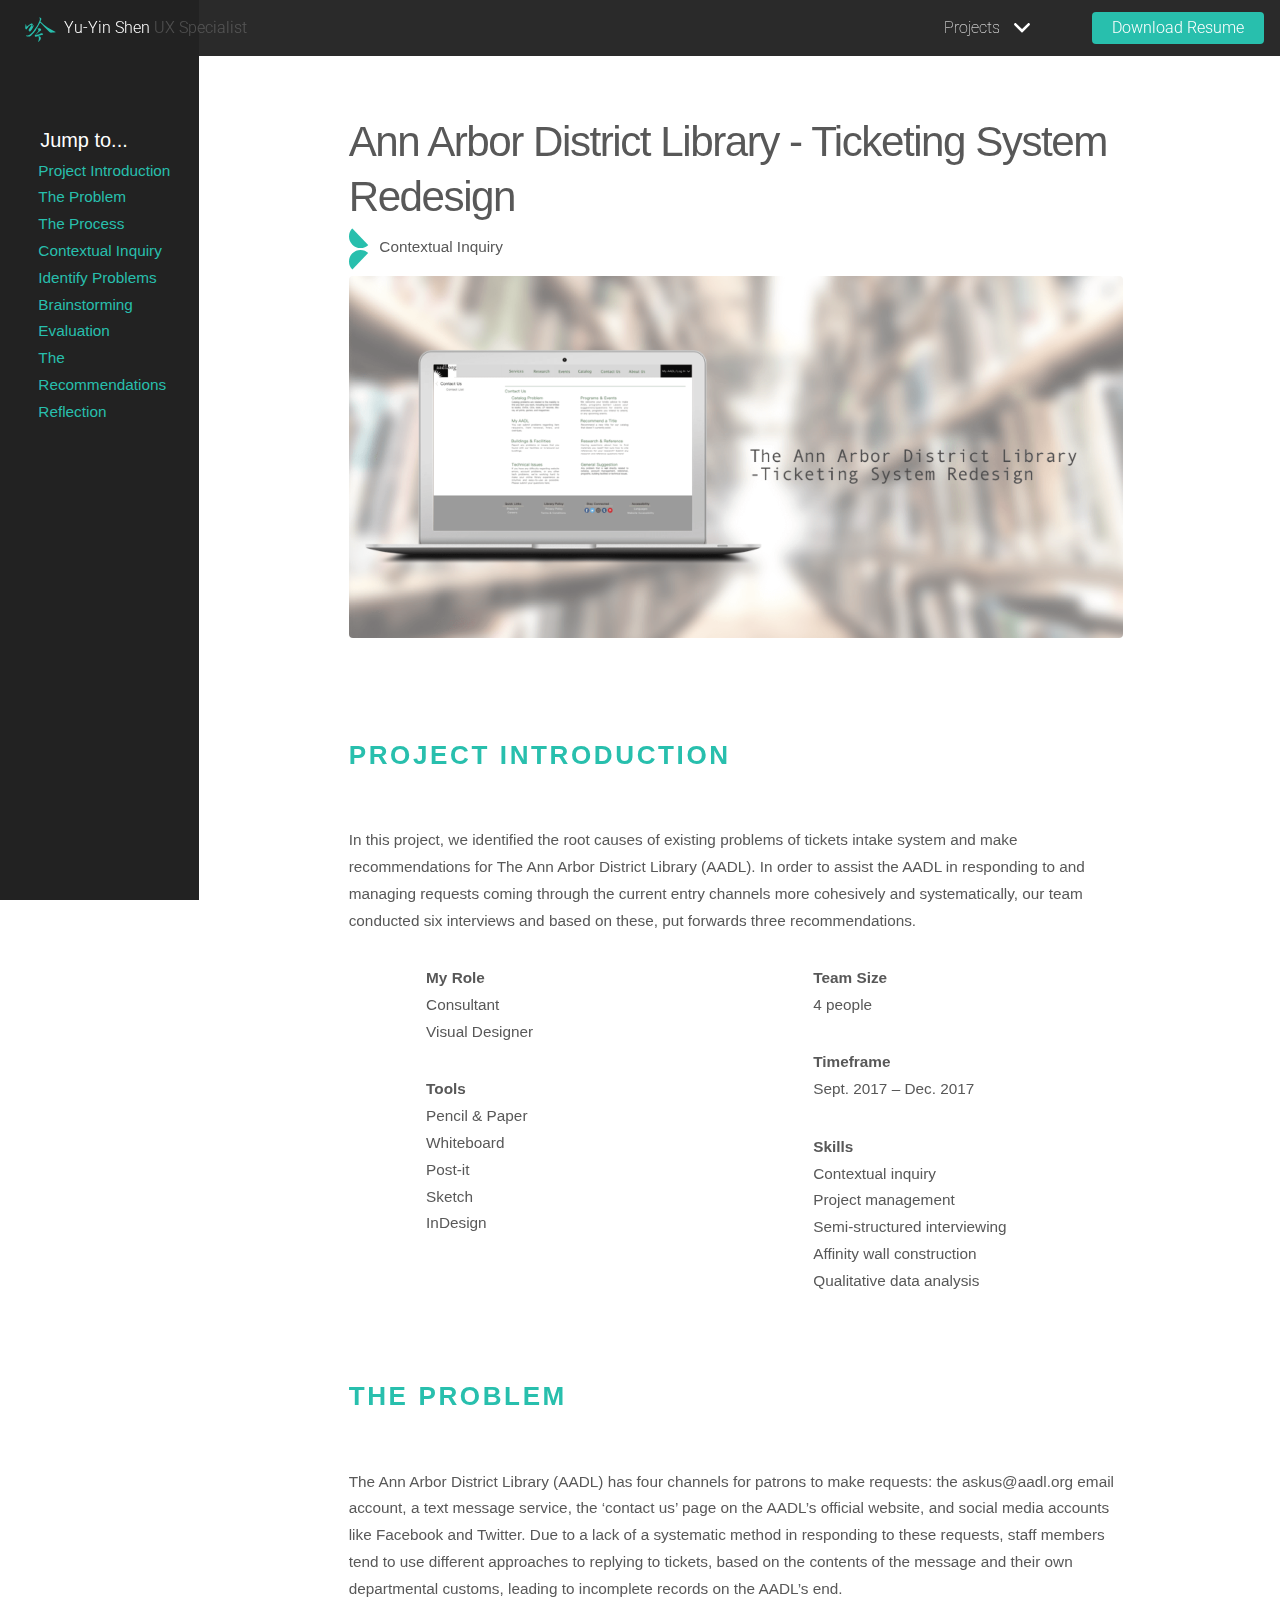
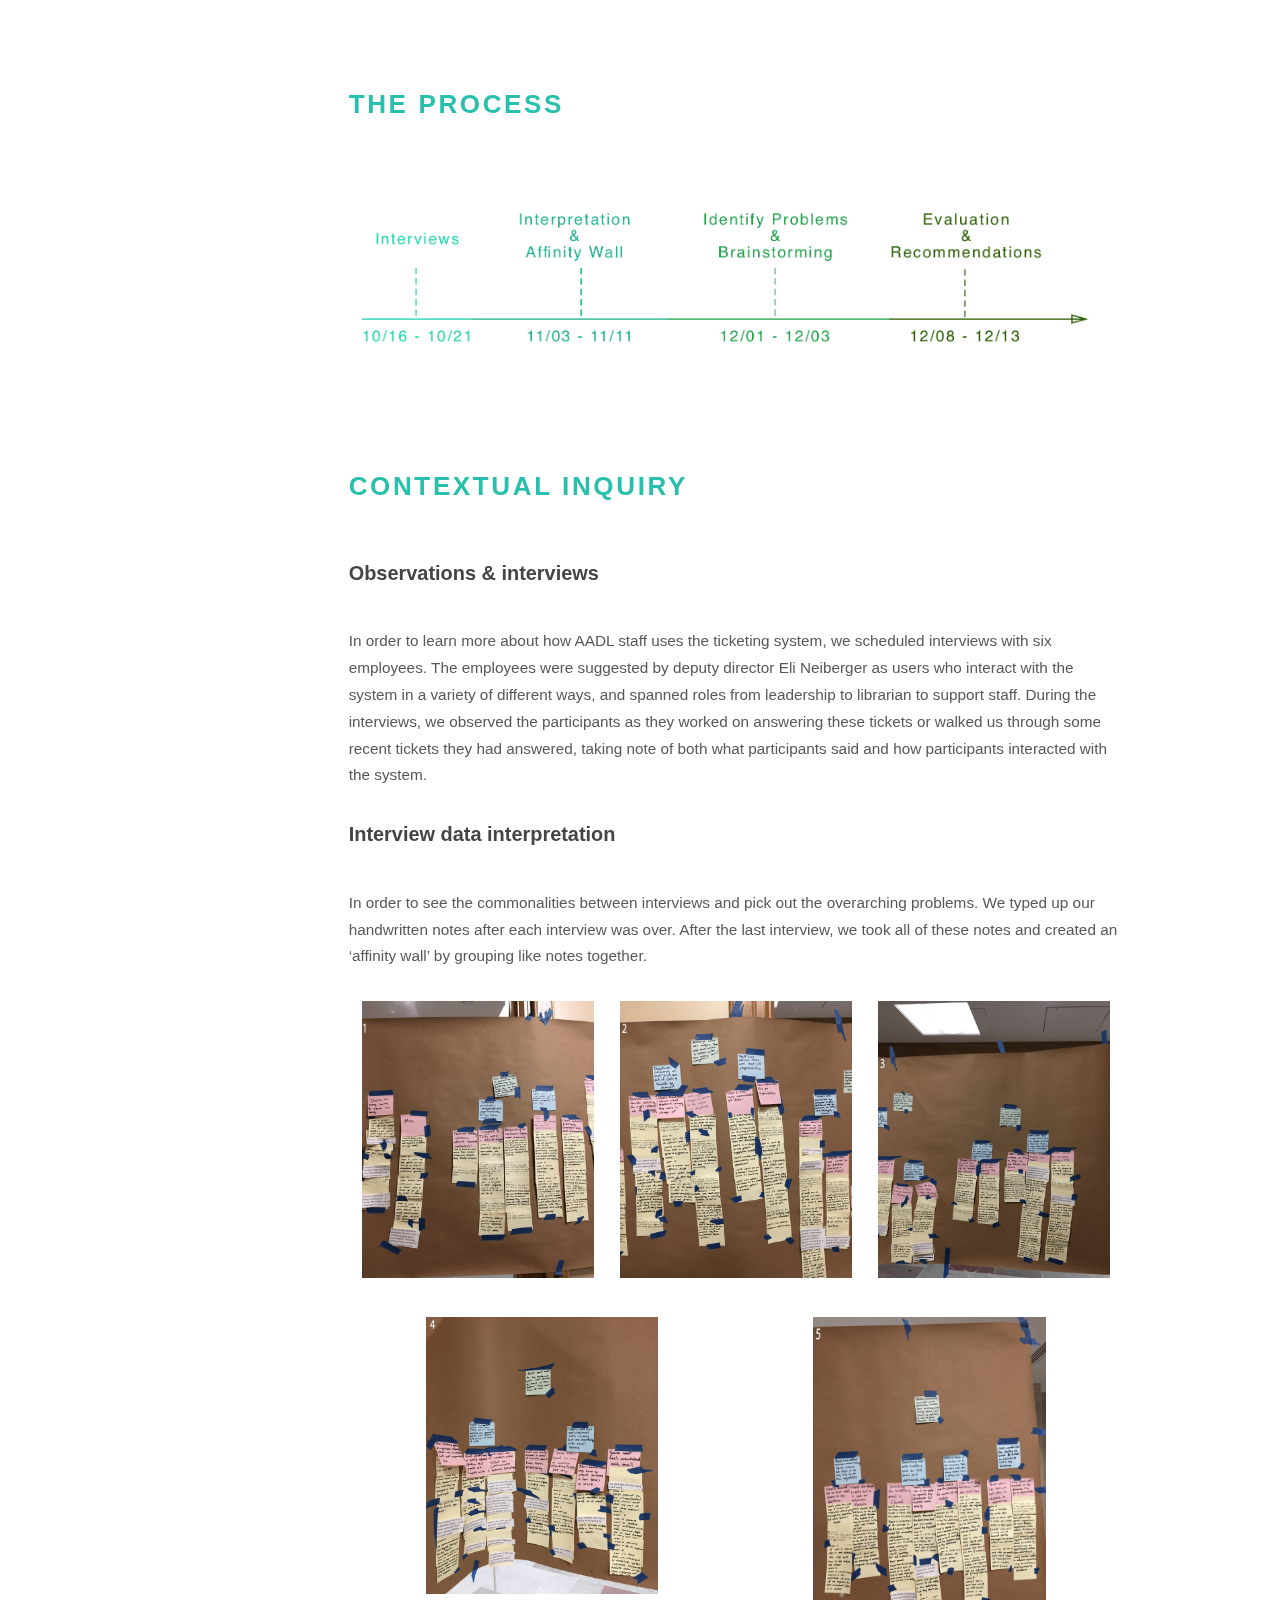
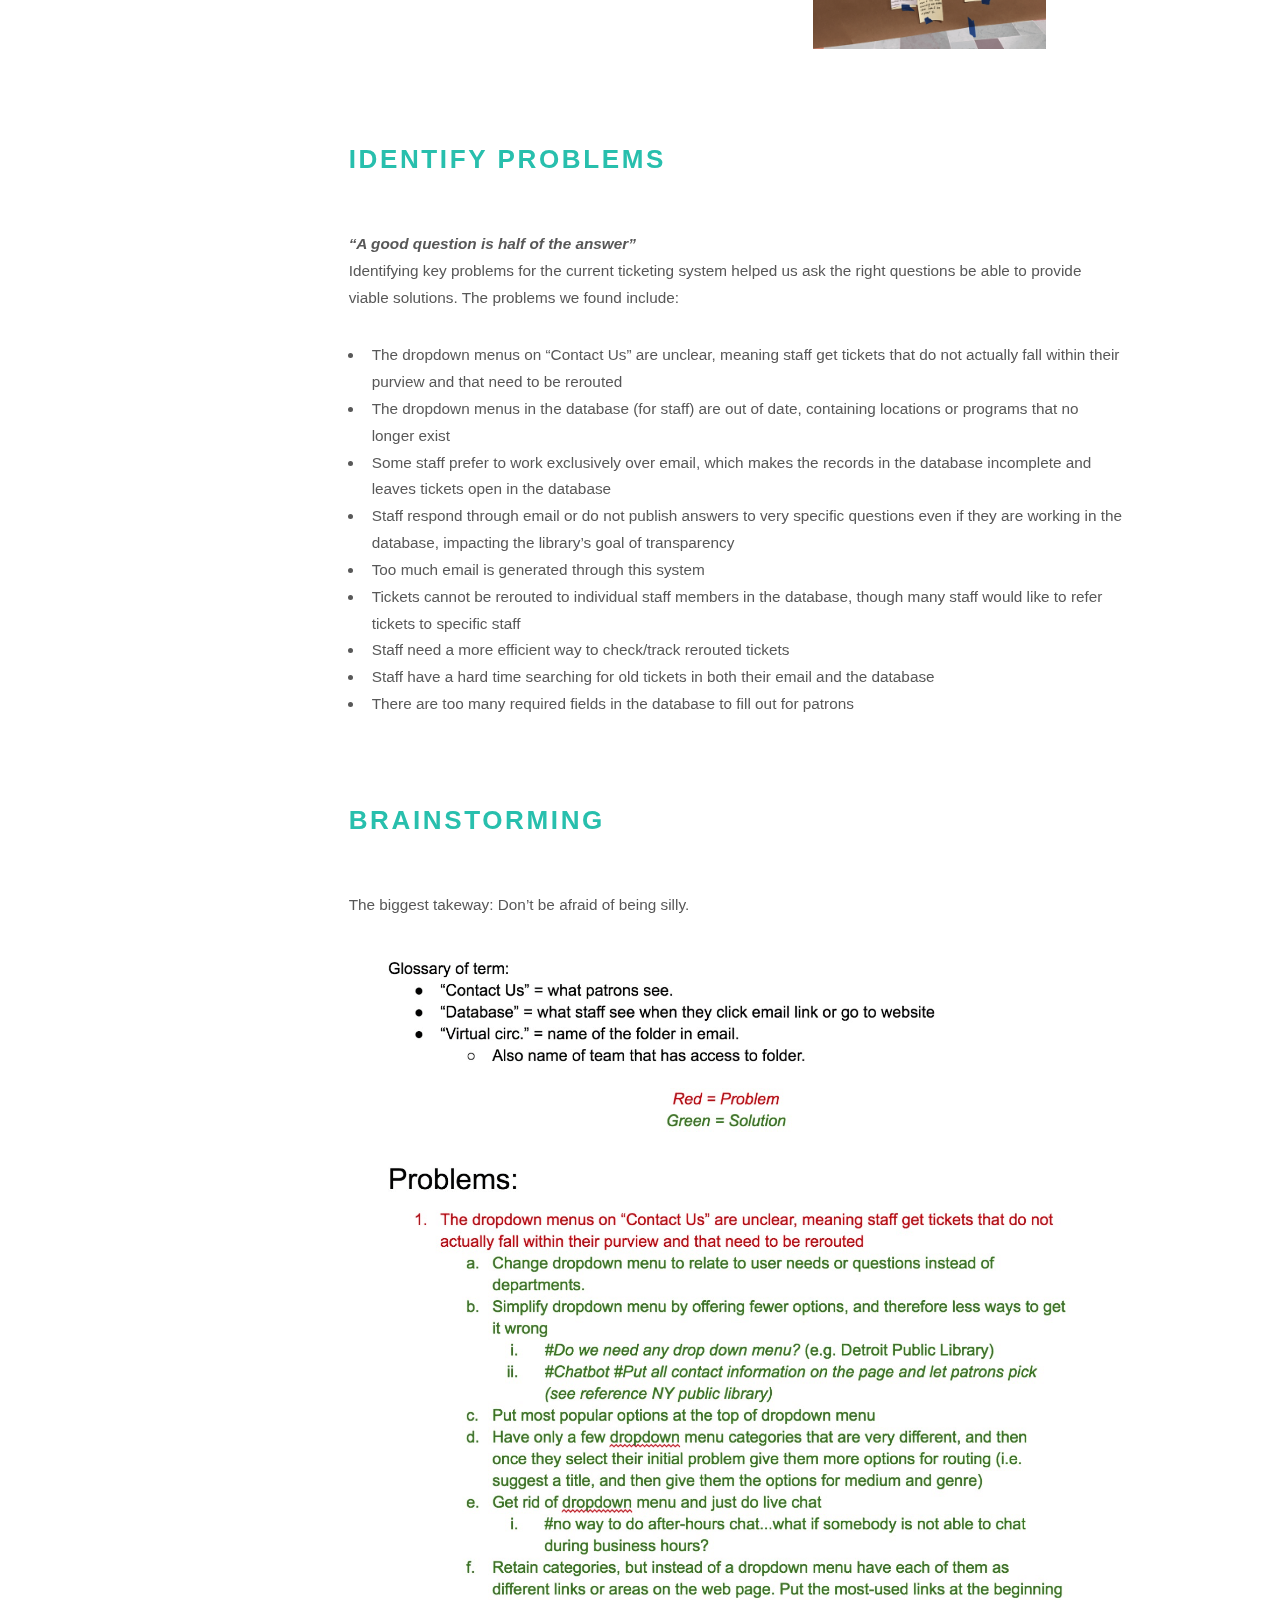
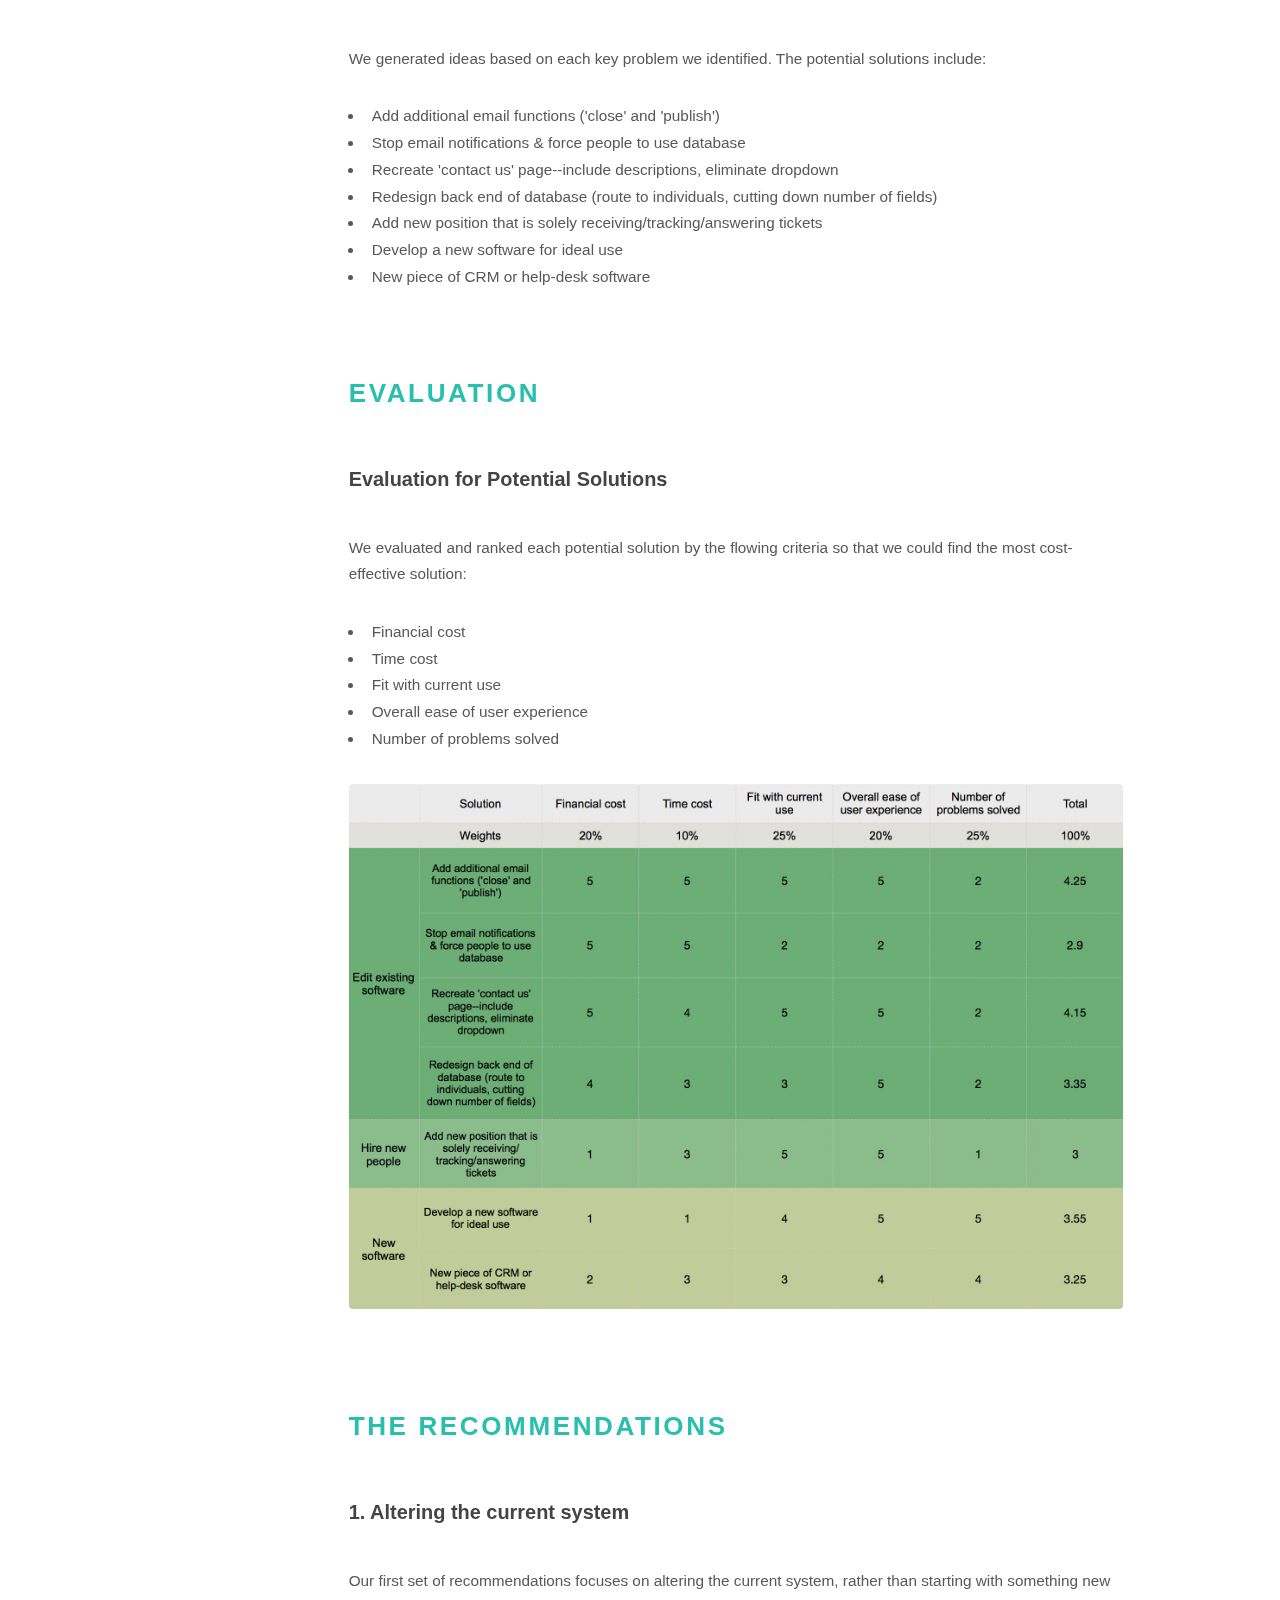
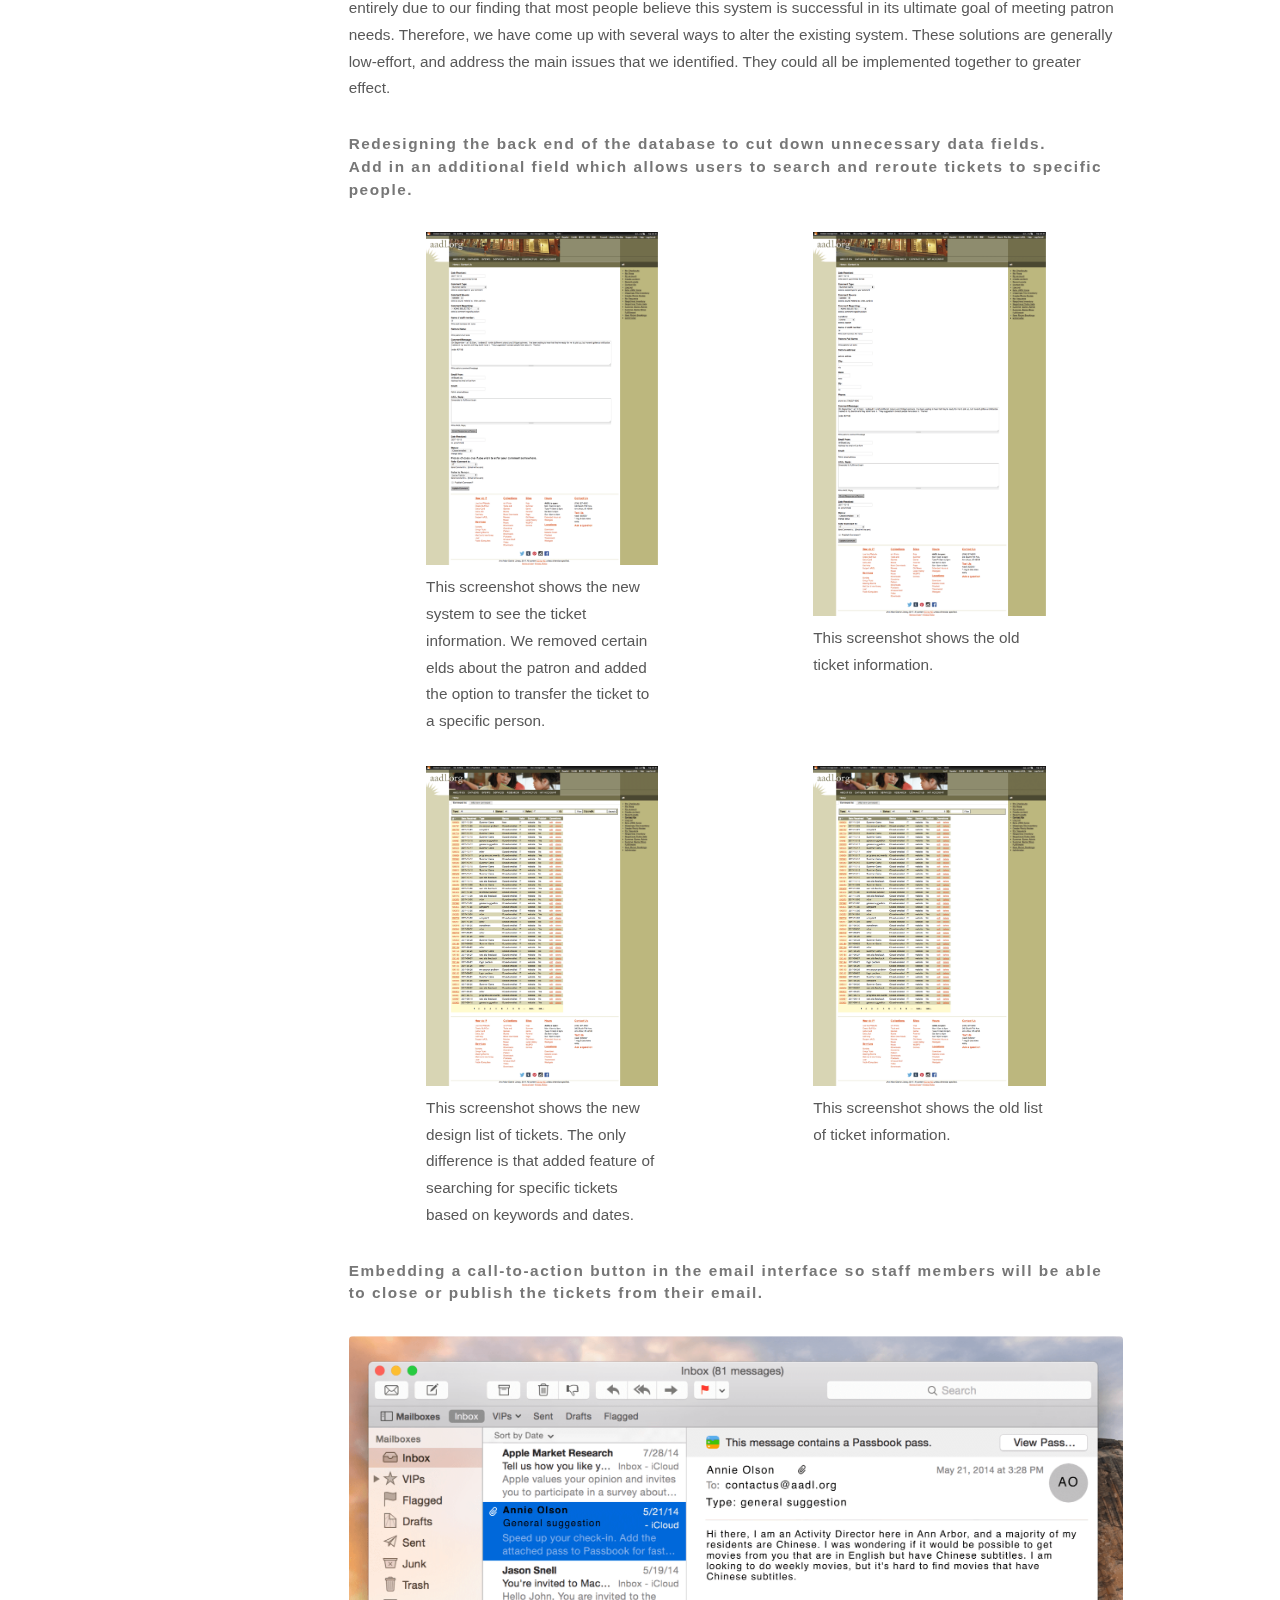
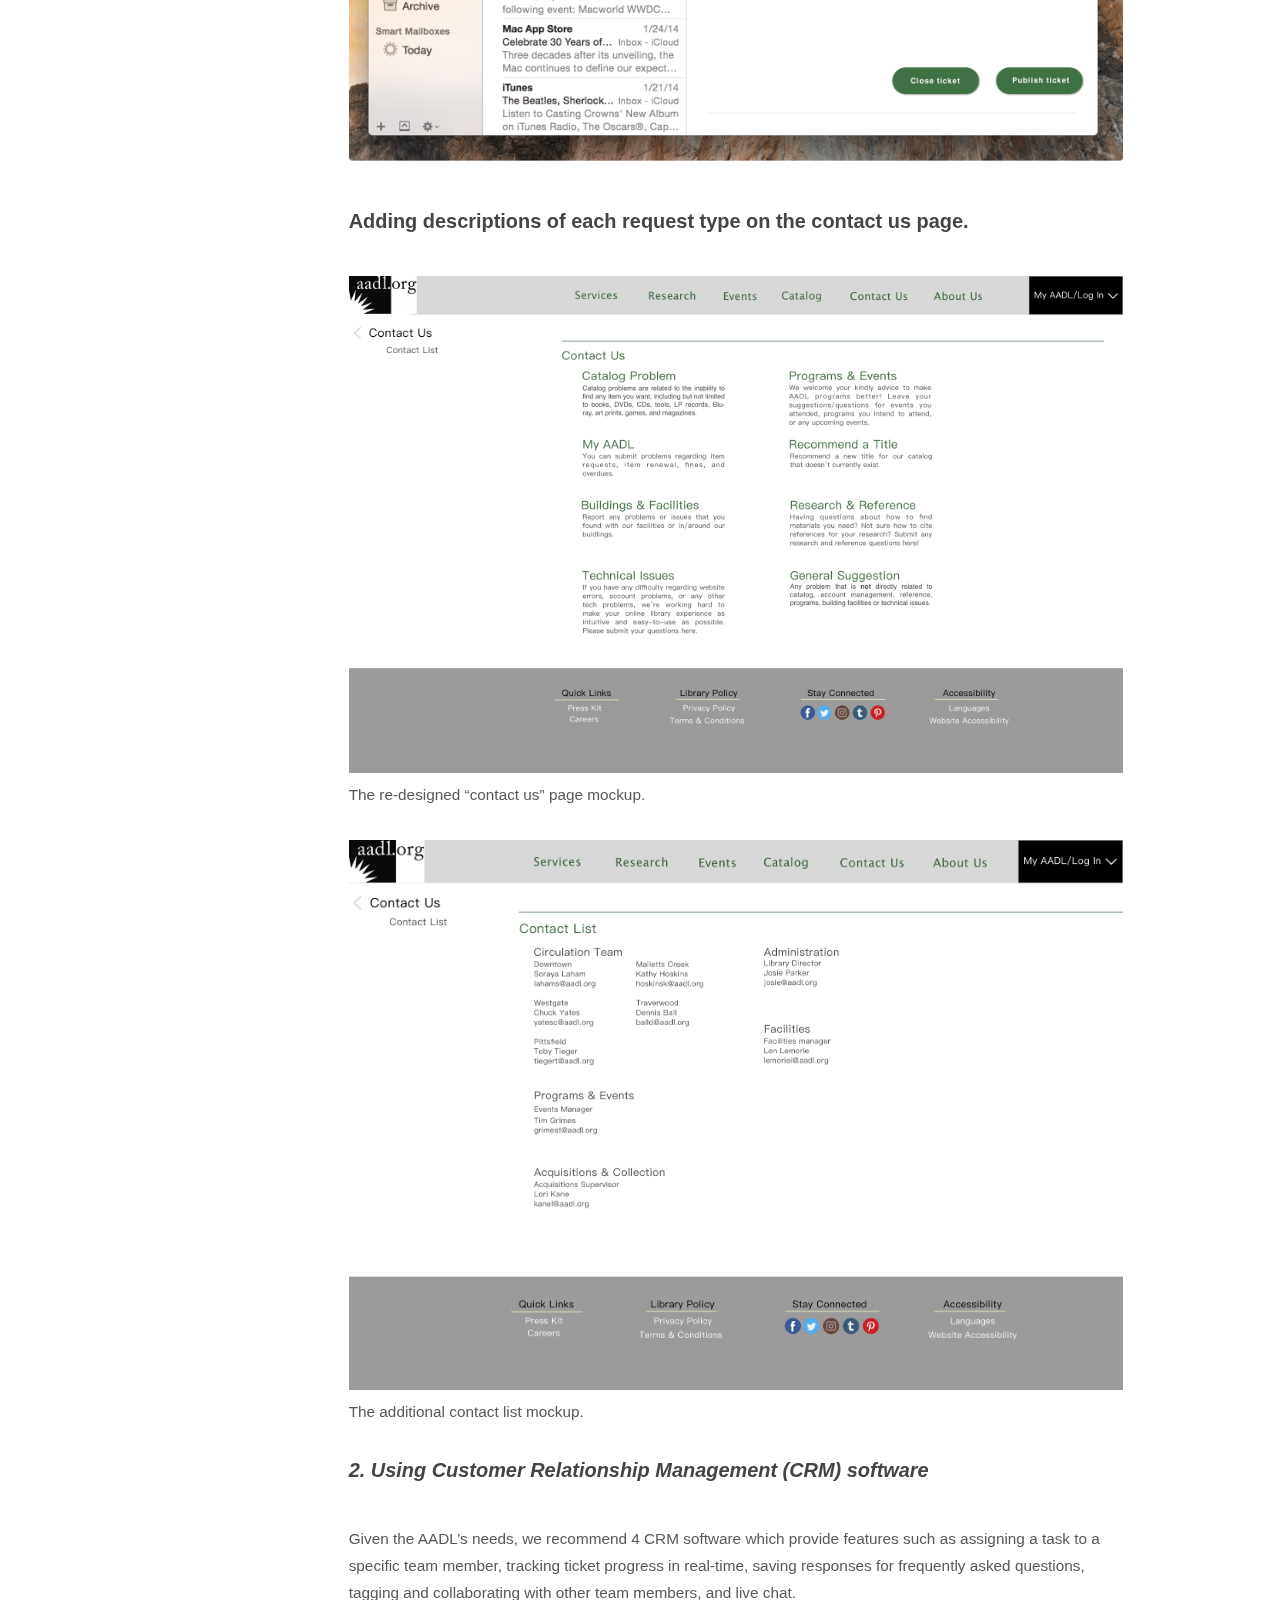
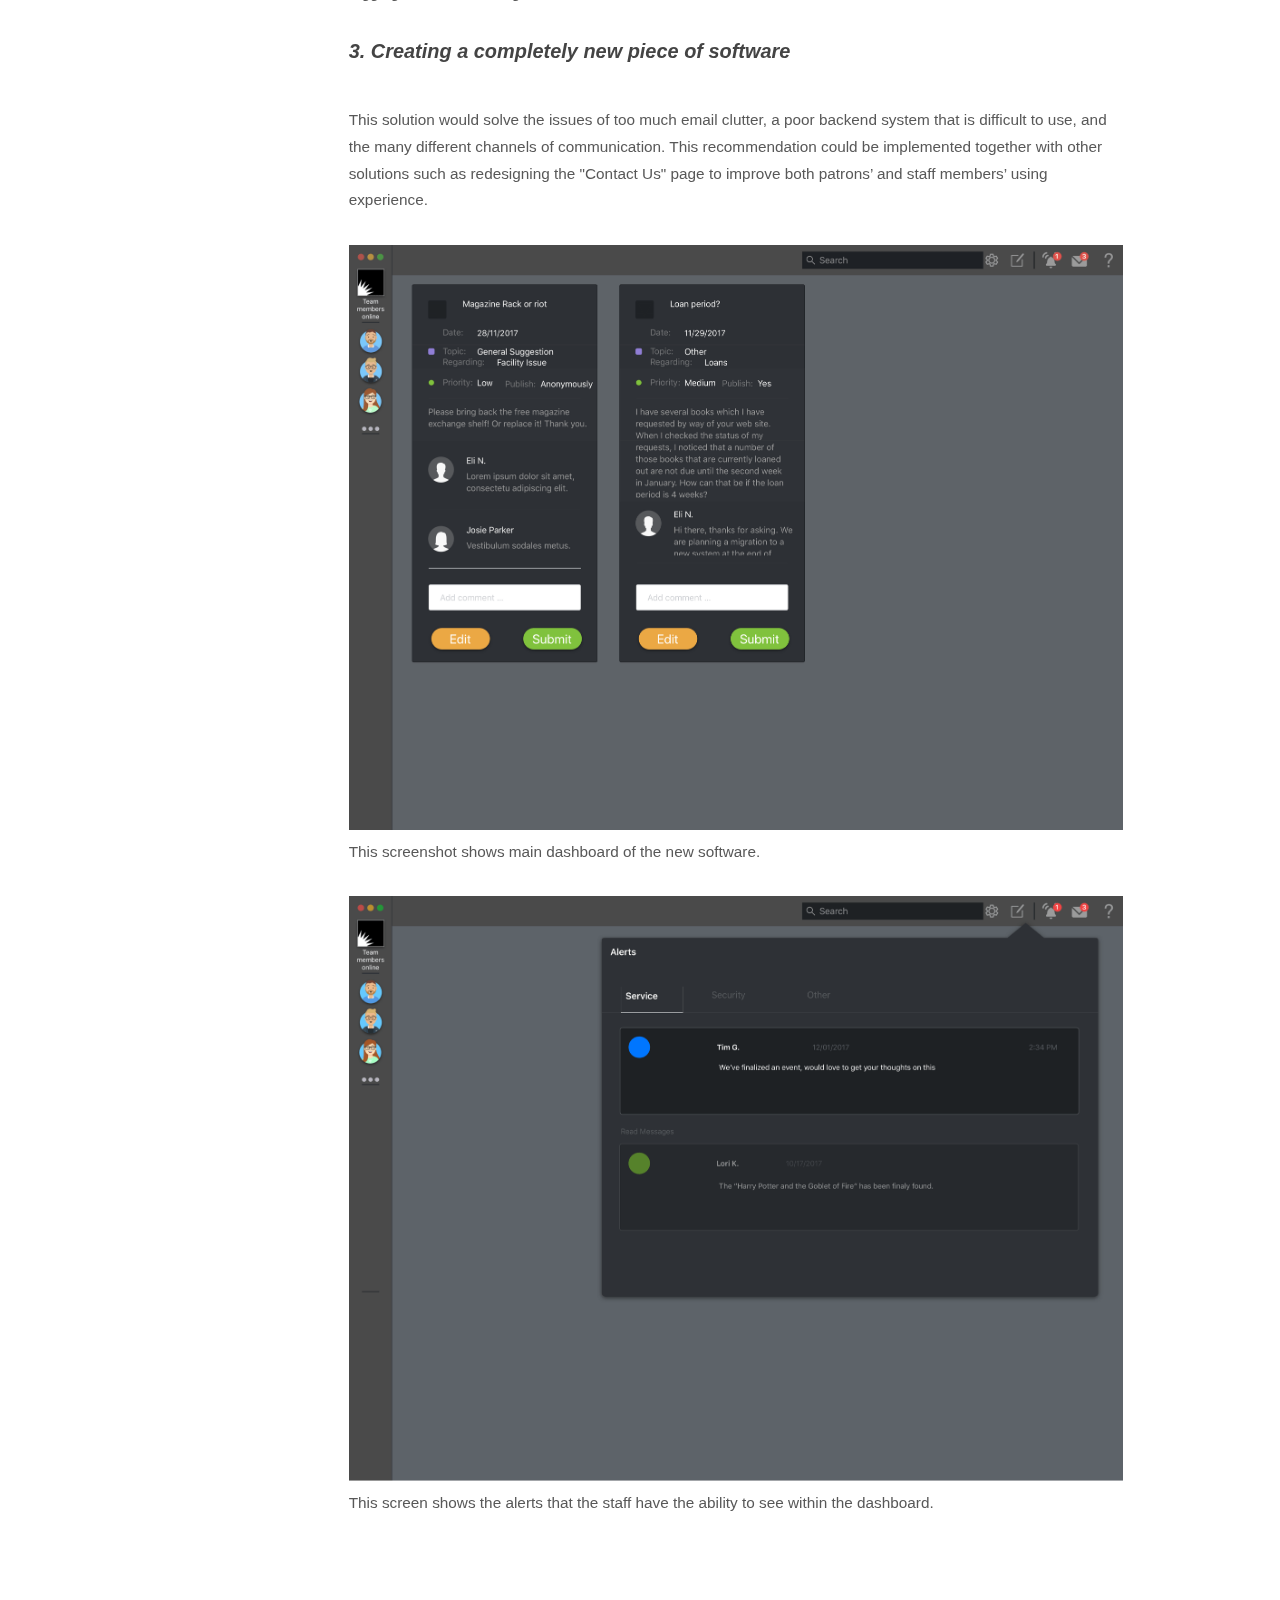
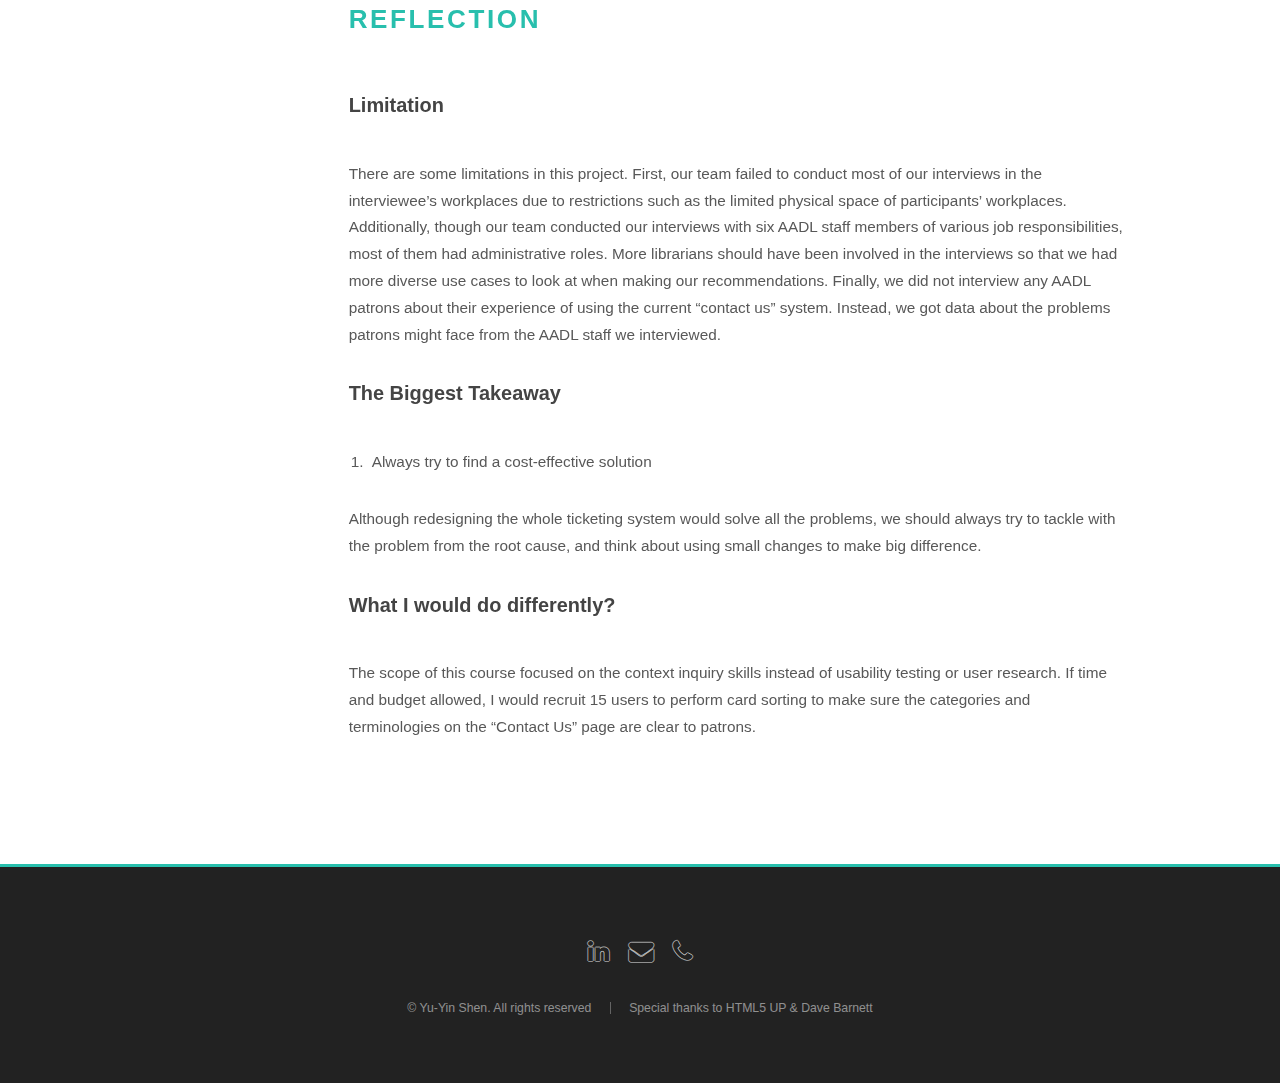
<file: AADL.html>
<!DOCTYPE HTML>
<!--
	Phantom by HTML5 UP
	html5up.net | @ajlkn
	Free for personal and commercial use under the CCA 3.0 license (html5up.net/license)
-->
<html>
	<head>
		<title>AADL | Yu-Yin Shen</title>
		<meta charset="utf-8" />
		<meta name="viewport" content="width=device-width, initial-scale=1" />
		<!--[if lte IE 8]><script src="/assets/js/ie/html5shiv.js"></script><![endif]-->
		<link rel="stylesheet" href="assets/css/shared.css" />
		<link rel="stylesheet" href="assets/css/projects.css" />
		<!--[if lte IE 9]><link rel="stylesheet" href="assets/css/projects-ie9.css" /><![endif]-->
		<!--[if lte IE 8]><link rel="stylesheet" href="assets/css/projects-ie8.css" /><![endif]-->

		<!-- favicon -->
		<link rel="apple-touch-icon" sizes="180x180" href="apple-touch-icon.png">
		<link rel="icon" type="image/png" sizes="32x32" href="favicon-32x32.png">
		<link rel="icon" type="image/png" sizes="16x16" href="favicon-16x16.png">
		<link rel="manifest" href="manifest.json">
		<link rel="mask-icon" href="safari-pinned-tab.svg" color="#5bbad5">
		<meta name="theme-color" content="#333333">
	</head>
	<body class="project">
		<!-- Wrapper -->
			<div id="page-wrapper">


			<!-- Header -->
				<header id="header">
					<h1 id="logo">
						<a href="index.html">
							<span class="symbol"><img src="images/logo.svg" alt="logo" /></span>
							<span>Yu-Yin Shen</span>
							<span class="subtitle">UX Specialist</span>
						</a>
					</h1>
					<nav id="nav">
						<ul>
							<!--<li><a href="index.html">Home</a></li>-->
							<li>
								<a href="#">Projects</a>
								<ul>
									<li><a href="Juvo.html">AthleteJuvo</a></li>
									<li><a href="AADL.html">AADL - Ticketing System Redesign</a></li>
									<li><a href="StreamingAds.html">Mobile Streaming Ads</a></li>
									<li><a href="Shopping.html">UX Testing for Shopping Apps</a></li>
									<li><a href="OutPerform.html">OutPerform</a></li>
									<li><a href="Lonely.html">Lonely No More</a></li>
									<li><a href="CW.html">CommonWealth</a></li>
								</ul>
							</li>
							<li><a href="YuYinShen_resume.pdf" target="_blank" class="button special">Download Resume</a></li>
						</ul>
					</nav>
				</header>

				<!-- Main -->
					<div id="main">
						<div class="project-nav-icon icon fa-hand-o-down"></div>
						<div class="project-nav"></div>
						<div class="inner">
							<div class="project-title">
								<h1>Ann Arbor District Library - Ticketing System Redesign</h1>
								<div class="project-type">Contextual Inquiry</div>
							</div>
							<div class="credits">
								
							</div>
							<span class="image main"><img src="images/AADL_banner.png" alt="" /></span>
							<h2>Project Introduction</h2>
							<p>In this project, we identified the root causes of existing problems of tickets intake system and make recommendations for The Ann Arbor District Library (AADL).
							In order to assist the AADL in responding to and managing requests coming through the current entry channels more cohesively and systematically, our team conducted six interviews and based on these, put forwards three recommendations.</p>
							
							<div class="columns project-intro">
								<div class="caption caption-1">
									<p><b>My Role</b></br>Consultant</br>Visual Designer</p>
									<p><b>Tools</b></br>Pencil & Paper</br>Whiteboard</br>Post-it</br>Sketch</br>InDesign</p>	
								</div>
								<div class="caption caption-2">
									<p><b>Team Size</b></br>4 people</p>
									<p><b>Timeframe</b></br>Sept. 2017 – Dec. 2017</p>
									<p><b>Skills</b></br>Contextual inquiry</br>Project management</br>Semi-structured interviewing</br>Affinity wall construction</br>Qualitative data analysis</p>
								</div>
							</div>



							<h2>The Problem</h2>
							<p>The Ann Arbor District Library (AADL) has four channels for patrons to make requests: the askus@aadl.org email account, a text message service, the ‘contact us’ page on the AADL’s official website, and social media accounts like Facebook and Twitter. Due to a lack of a systematic method in responding to these requests, staff members tend to use different approaches to replying to tickets, based on the contents of the message and their own departmental customs, leading to incomplete records on the AADL’s end.</p>
							<h2>The Process</h2>
							<img class="image main" src="images/AADL_process.png" alt="" />
							
							<h2>Contextual Inquiry</h2>
							<h3>Observations & interviews</h3>
							<p>In order to learn more about how AADL staff uses the ticketing system, we scheduled interviews with six employees. The employees were suggested by deputy director Eli Neiberger as users who interact with the system in a variety of different ways, and spanned roles from leadership to librarian to support staff. During the interviews, we observed the participants as they worked on answering these tickets or walked us through some recent tickets they had answered, taking note of both what participants said and how participants interacted with the system.</p>
							<h3>Interview data interpretation</h3>
							<p>In order to see the commonalities between interviews and pick out the overarching problems. We typed up our handwritten notes after each interview was over. After the last interview, we took all of these notes and created an ‘affinity wall’ by grouping like notes together.</p>
							<div class="columns project-intro">
							<!--<div class="columns"> -->
								<div class="caption caption-1">
									<img src="images/AADL_wall1.png" alt="description"></img>
									<p></p>
								</div>
								<div class="caption caption-2">
									<img src="images/AADL_wall2.png" alt="description"></img>
									<p></p>
								</div>
								<div class="caption caption-3">
									<img src="images/AADL_wall3.png" alt="description"></img>
									<p></p>
								</div>
								<div class="caption caption-3">
									<img src="images/AADL_wall4.png" alt="description"></img>
									<p></p>
								</div>
								<div class="caption caption-3">
									<img src="images/AADL_wall5.png" alt="description"></img>
									<p></p>
								</div>
							</div>
							
							<h2>Identify Problems</h2>
							<p><i><b>“A good question is half of the answer”</i></b></br>Identifying key problems for the current ticketing system helped us ask the right questions be able to provide viable solutions. The problems we found include:</p>

							<ul>
								<li>The dropdown menus on “Contact Us” are unclear, meaning staff get tickets that do not actually fall within their purview and that need to be rerouted</li>
								<li>The dropdown menus in the database (for staff) are out of date, containing locations or programs that no longer exist</li>
								<li>Some staff prefer to work exclusively over email, which makes the records in the database incomplete and leaves tickets open in the database</li>
								<li>Staff respond through email or do not publish answers to very specific questions even if they are working in the database, impacting the library’s goal of transparency</li>
								<li>Too much email is generated through this system</li>
								<li>Tickets cannot be rerouted to individual staff members in the database, though many staff would like to refer tickets to specific staff</li>
								<li>Staff need a more efficient way to check/track rerouted tickets</li>
								<li>Staff have a hard time searching for old tickets in both their email and the database</li>
								<li>There are too many required fields in the database to fill out for patrons</li>
							</ul>

							<h2>Brainstorming</h2>
							<p>The biggest takeway: Don’t be afraid of being silly.</p>
							<img class="image main" src="images/AADL_brain.png" alt="" />
							<p>We generated ideas based on each key problem we identified. The potential solutions include:</p>
							<ul>
								<li>Add additional email functions ('close' and 'publish')</li>
								<li>Stop email notifications & force people to use database</li>
								<li>Recreate 'contact us' page--include descriptions, eliminate dropdown</li>
								<li>Redesign back end of database (route to individuals, cutting down number of fields)</li>
								<li>Add new position that is solely receiving/tracking/answering tickets</li>
								<li>Develop a new software for ideal use</li>
								<li>New piece of CRM or help-desk software</li>
							</ul>

							<h2>Evaluation</h2>
							<h3>Evaluation for Potential Solutions</h3>
							<p>We evaluated and ranked each potential solution by the flowing criteria so that we could find the most cost-effective solution:</p>
							<ul>
								<li>Financial cost</li>
								<li>Time cost</li>
								<li>Fit with current use</li>
								<li>Overall ease of user experience</li>
								<li>Number of problems solved</li>
							</ul>
							<img class="image main" src="images/AADL_table.jpg" alt="" />

							<h2>The Recommendations</h2>
							<h3>1. Altering the current system</h3>
							<p>Our first set of recommendations focuses on altering the current system, rather than starting with something new entirely due to our finding that most people believe this system is successful in its ultimate goal of meeting patron needs. Therefore, we have come up with several ways to alter the existing system. These solutions are generally low-effort, and address the main issues that we identified. They could all be implemented together to greater effect.</p>
						
								<h4>Redesigning the back end of the database to cut down unnecessary data fields.</br>Add in an additional field which allows users to search and reroute tickets to specific people.</h4>
							<div class="columns project-intro">
								<div class="caption caption-1">
									<img src="images/AADL_database_new.png" alt="description"></img>
									<p>This screenshot shows the new system to see the ticket information. We removed certain  elds about the patron and added the option to transfer the ticket to a specific person.</p>
								</div>
								<div class="caption caption-2">
									<img src="images/AADL_database_old.png" alt="description"></img>
									<p>This screenshot shows the old ticket information.</p>
								</div>
							</div>
							<div class="columns project-intro">
								<div class="caption caption-2">
									<img src="images/AADL_search_new.png" alt="description"></img>
									<p>This screenshot shows the new design list of tickets. The only difference is that added feature of searching for specific tickets based on keywords and dates.</p>
								</div>
								<div class="caption caption-2">
									<img src="images/AADL_search_old.png" alt="description"></img>
									<p>This screenshot shows the old list of ticket information.</p>
								</div>
							</div>
							
							<h4>Embedding a call-to-action button in the email interface so staff members will be able to close or publish the tickets from their email.</h4>
							<img class="image main" src="images/AADL_email.png" alt="" />
							
							<h3>Adding descriptions of each request type on the contact us page.</h3>
							<div class="caption caption-1">
									<img src="images/AADL_contactus.png" alt="description"></img>
									<p>The re-designed “contact us” page mockup.</p>
							</div>
							<div class="caption caption-1">
									<img src="images/AADL_contactlist.png" alt="description"></img>
									<p>The additional contact list mockup.</p>
							</div>


							<h3><i>2. Using Customer Relationship Management (CRM) software</i></h3>
							<p>Given the AADL’s needs, we recommend 4 CRM software which provide features such as assigning a task to a specific team member, tracking ticket progress in real-time, saving responses for frequently asked questions, tagging and collaborating with other team members, and live chat.</p>

							<h3><i>3. Creating a completely new piece of software</i></h3>
							<p>This solution would solve the issues of too much email clutter, a poor backend system that is difficult to use, and the many different channels of communication. This recommendation could be implemented together with other solutions such as redesigning the "Contact Us" page to improve both patrons’ and staff members’ using experience.</p>
							<div class="caption caption-1">
									<img src="images/AADL_dashboard.png" alt="description"></img>
									<p>This screenshot shows main dashboard of the new software.</p>
							</div>
							<div class="caption caption-1">
									<img src="images/AADL_alerts.png" alt="description"></img>
									<p>This screen shows the alerts that the staff have the ability to see within the dashboard.</p>
							</div>
							
							
							<h2>Reflection</h2>
							<h3>Limitation</h3>
							<p>There are some limitations in this project. First, our team failed to conduct most of our interviews in the interviewee’s workplaces due to restrictions such as the limited physical space of participants’ workplaces. Additionally, though our team conducted our interviews with six AADL staff members of various job responsibilities, most of them had administrative roles. More librarians should have been involved in the interviews so that we had more diverse use cases to look at when making our recommendations. Finally, we did not interview any AADL patrons about their experience of using the current “contact us” system. Instead, we got data about the problems patrons might face from the AADL staff we interviewed.</p>
							<h3>The Biggest Takeaway</h3>
							<ol>
								<li>Always try to find a cost-effective solution</li>
							</ol>
							<p>Although redesigning the whole ticketing system would solve all the problems, we should always try to tackle with the problem from the root cause, and think about using small changes to make big difference.</p>
							<h3>What I would do differently?</h3>
							<p>The scope of this course focused on the context inquiry skills instead of usability testing or user research. If time and budget allowed, I would recruit 15 users to perform card sorting to make sure the categories and terminologies on the “Contact Us” page are clear to patrons.</p>






			
						</div> <!-- inner -->
					</div> <!-- main -->

			<!-- Footer -->
			<footer id="footer">
				<ul class="icons">
					<li><a href="https://www.linkedin.com/in/yu-yin-shen/" class="icon alt fa-linkedin"><span class="label">LinkedIn</span></a></li>
					<li><a href="mailto:yuyshen@umich.edu?subject=Portfolio Inquiry" class="icon alt fa-envelope"><span class="label">Email</span></a></li>
					<li><a href="tel:7348829862" class="icon alt fa-phone"><span class="label">Phone</span></a></li>

				</ul>
				<ul class="copyright">
					<li>&copy; Yu-Yin Shen. All rights reserved</li><li>Special thanks to <a href="http://html5up.net">HTML5 UP</a> & <a href="http://barnett.cc/#">Dave Barnett</a></li>
				</ul>
			</footer>

		<!-- Scripts -->
			<script src="assets/js/jquery.min.js"></script>
			<script src="assets/js/jquery.scrolly.min.js"></script>
			<script src="assets/js/jquery.dropotron.min.js"></script>
			<script src="assets/js/jquery.scrollex.min.js"></script>
			<script src="assets/js/skel.min.js"></script>
			<script src="assets/js/util.js"></script>
			<!--[if lte IE 8]><script src="assets/js/ie/respond.min.js"></script><![endif]-->
			<script src="assets/js/main.js"></script>

	</body>
</html>
</file>
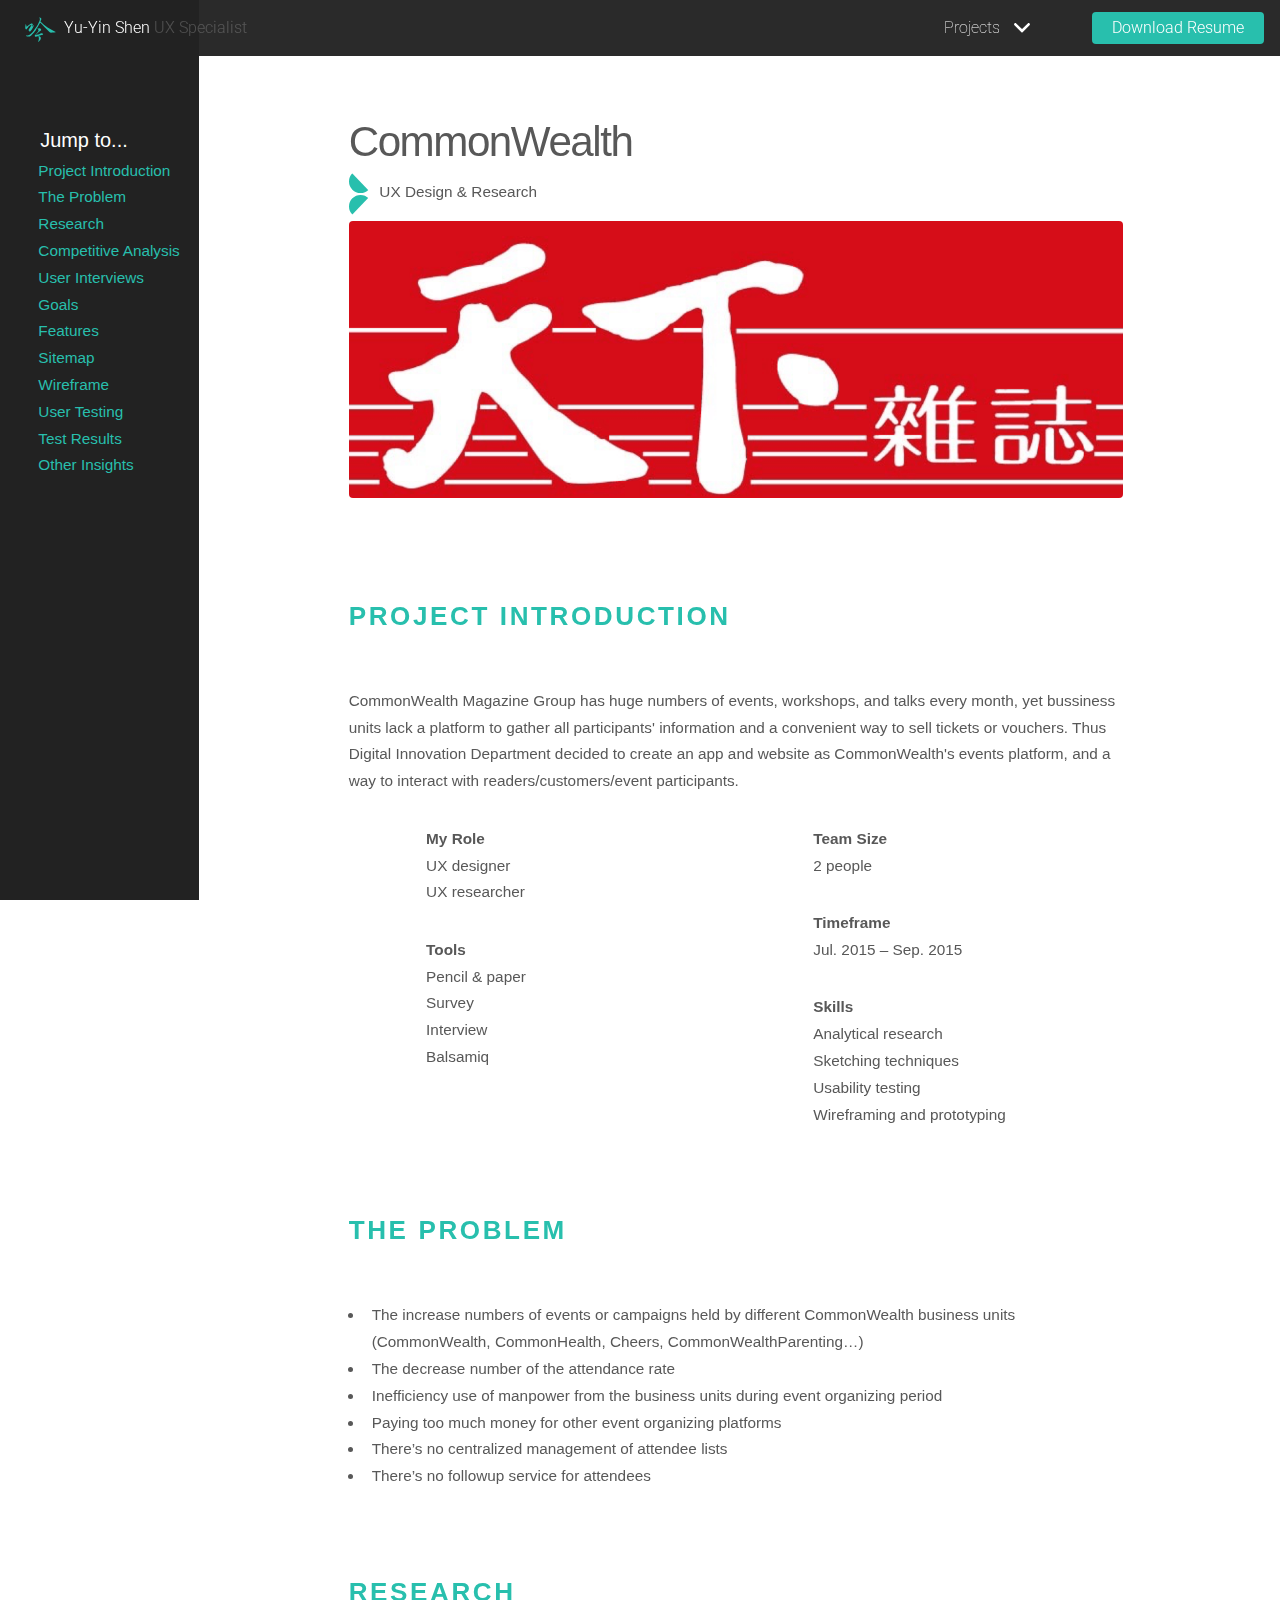
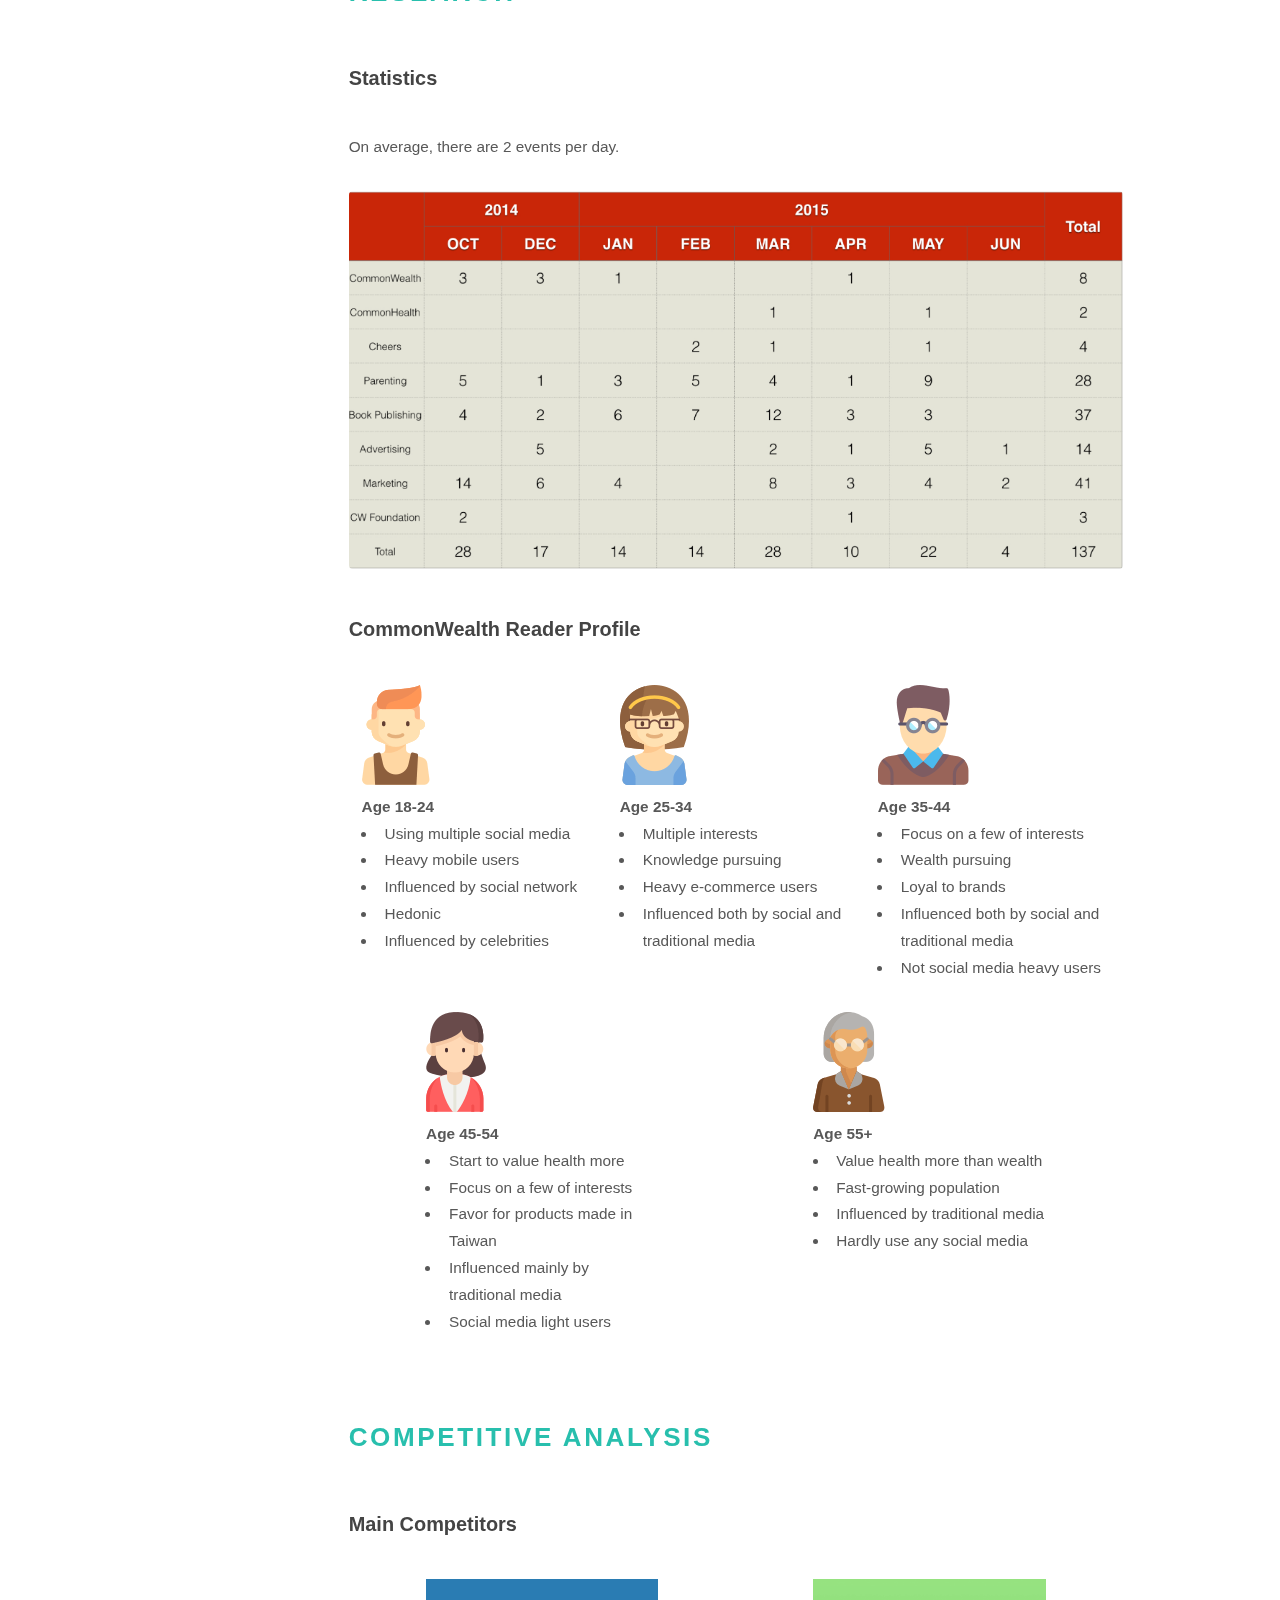
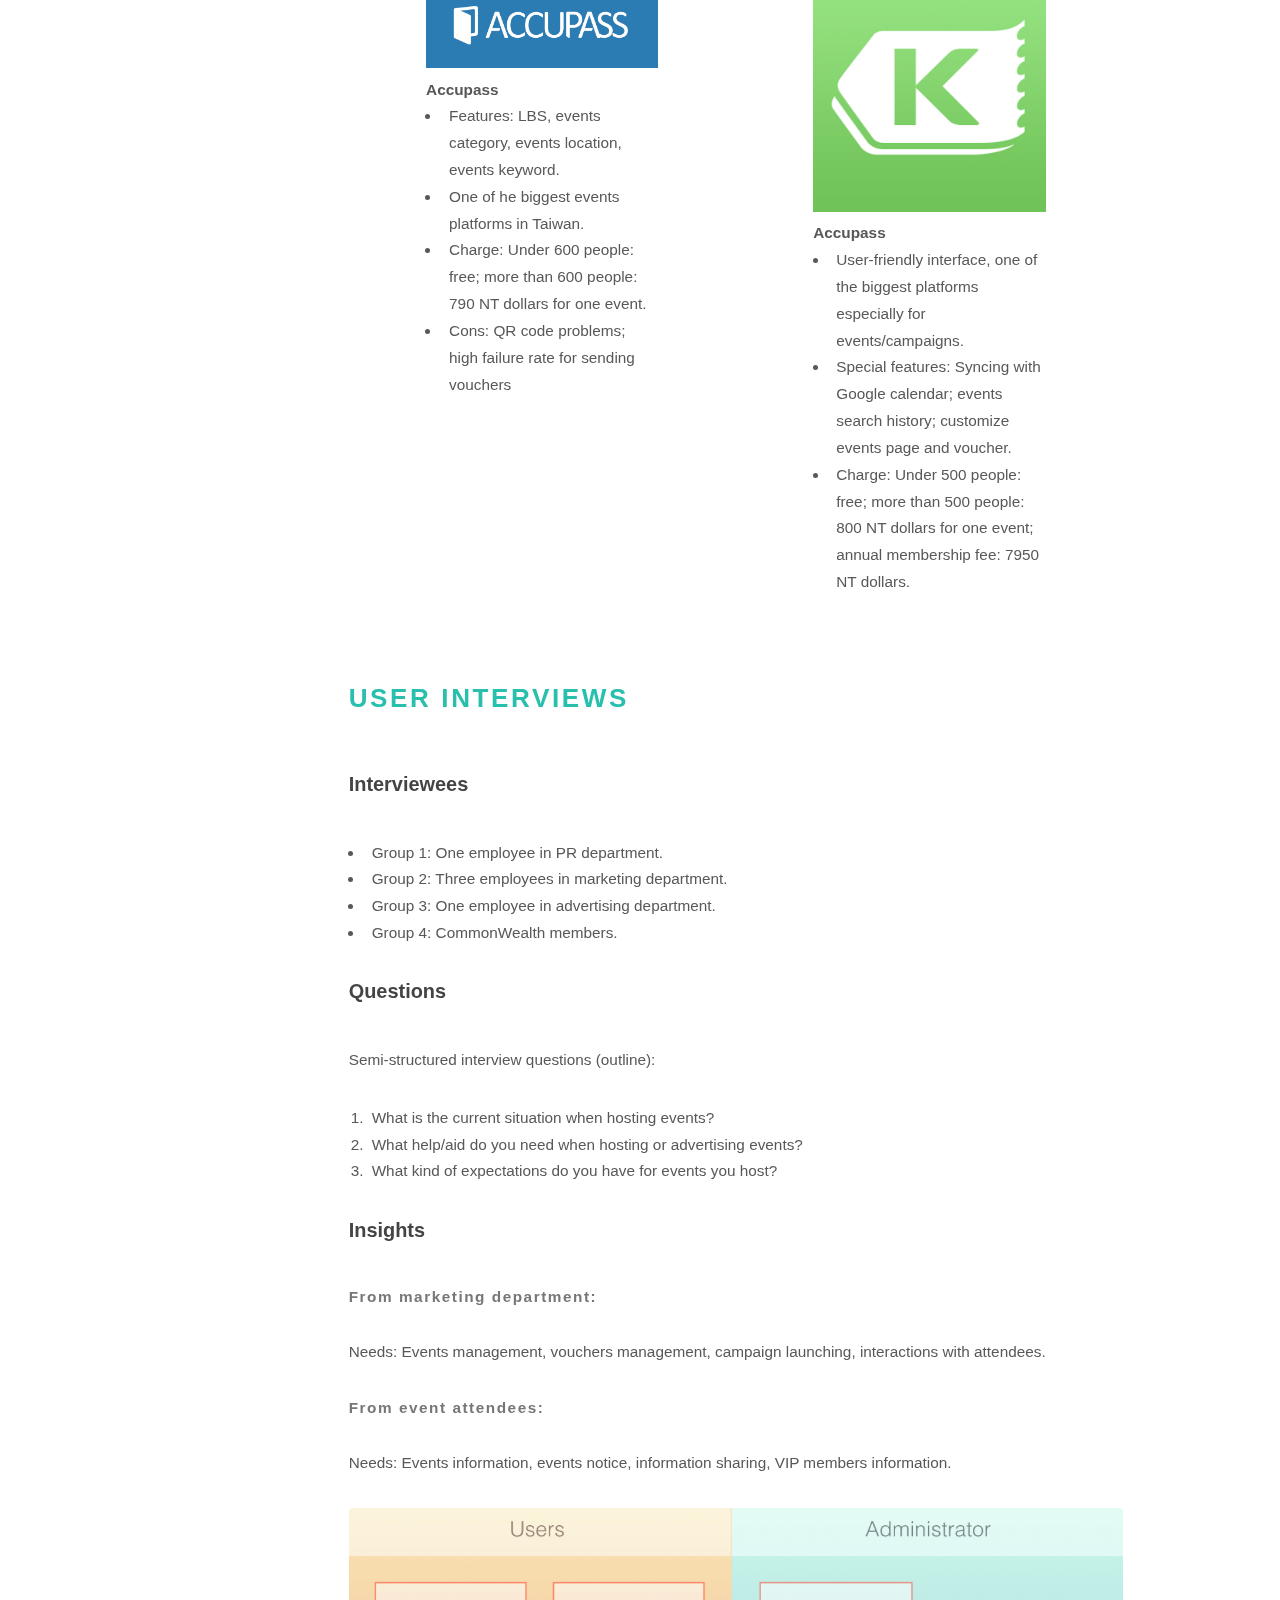
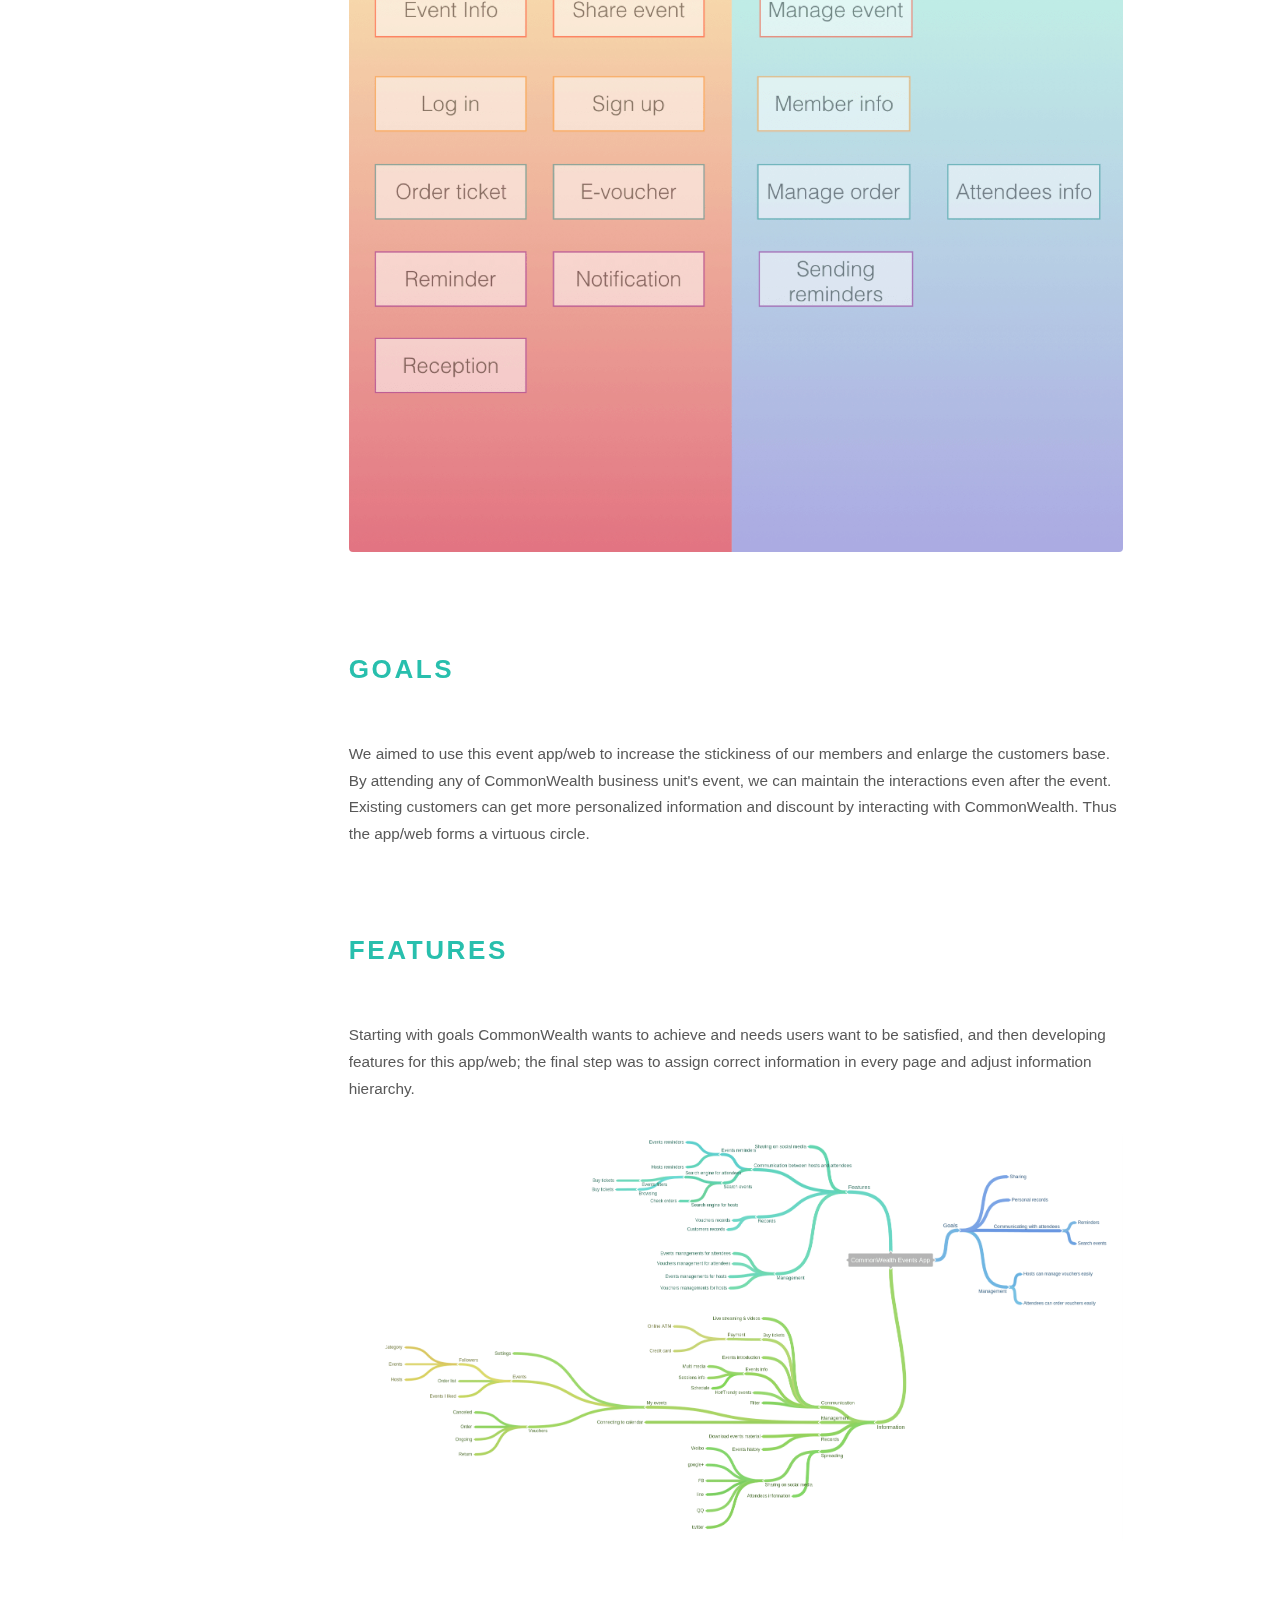
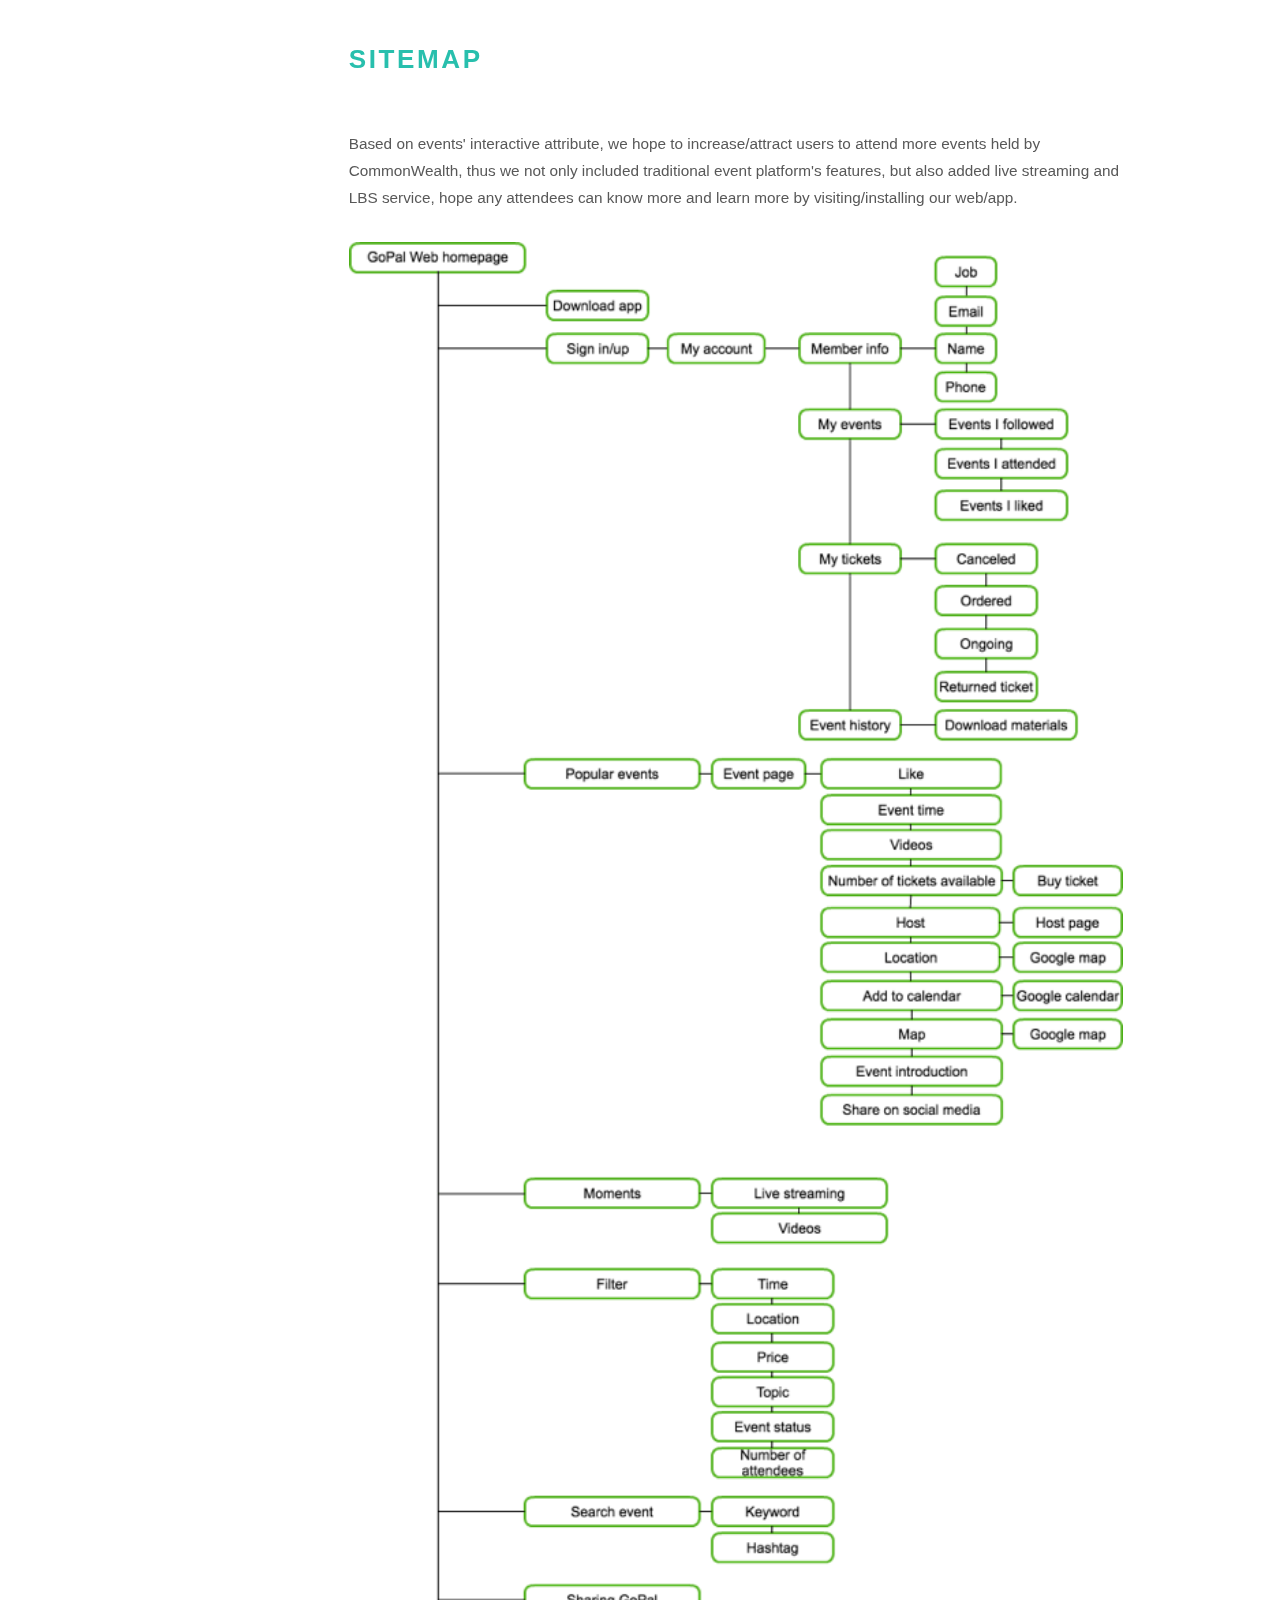
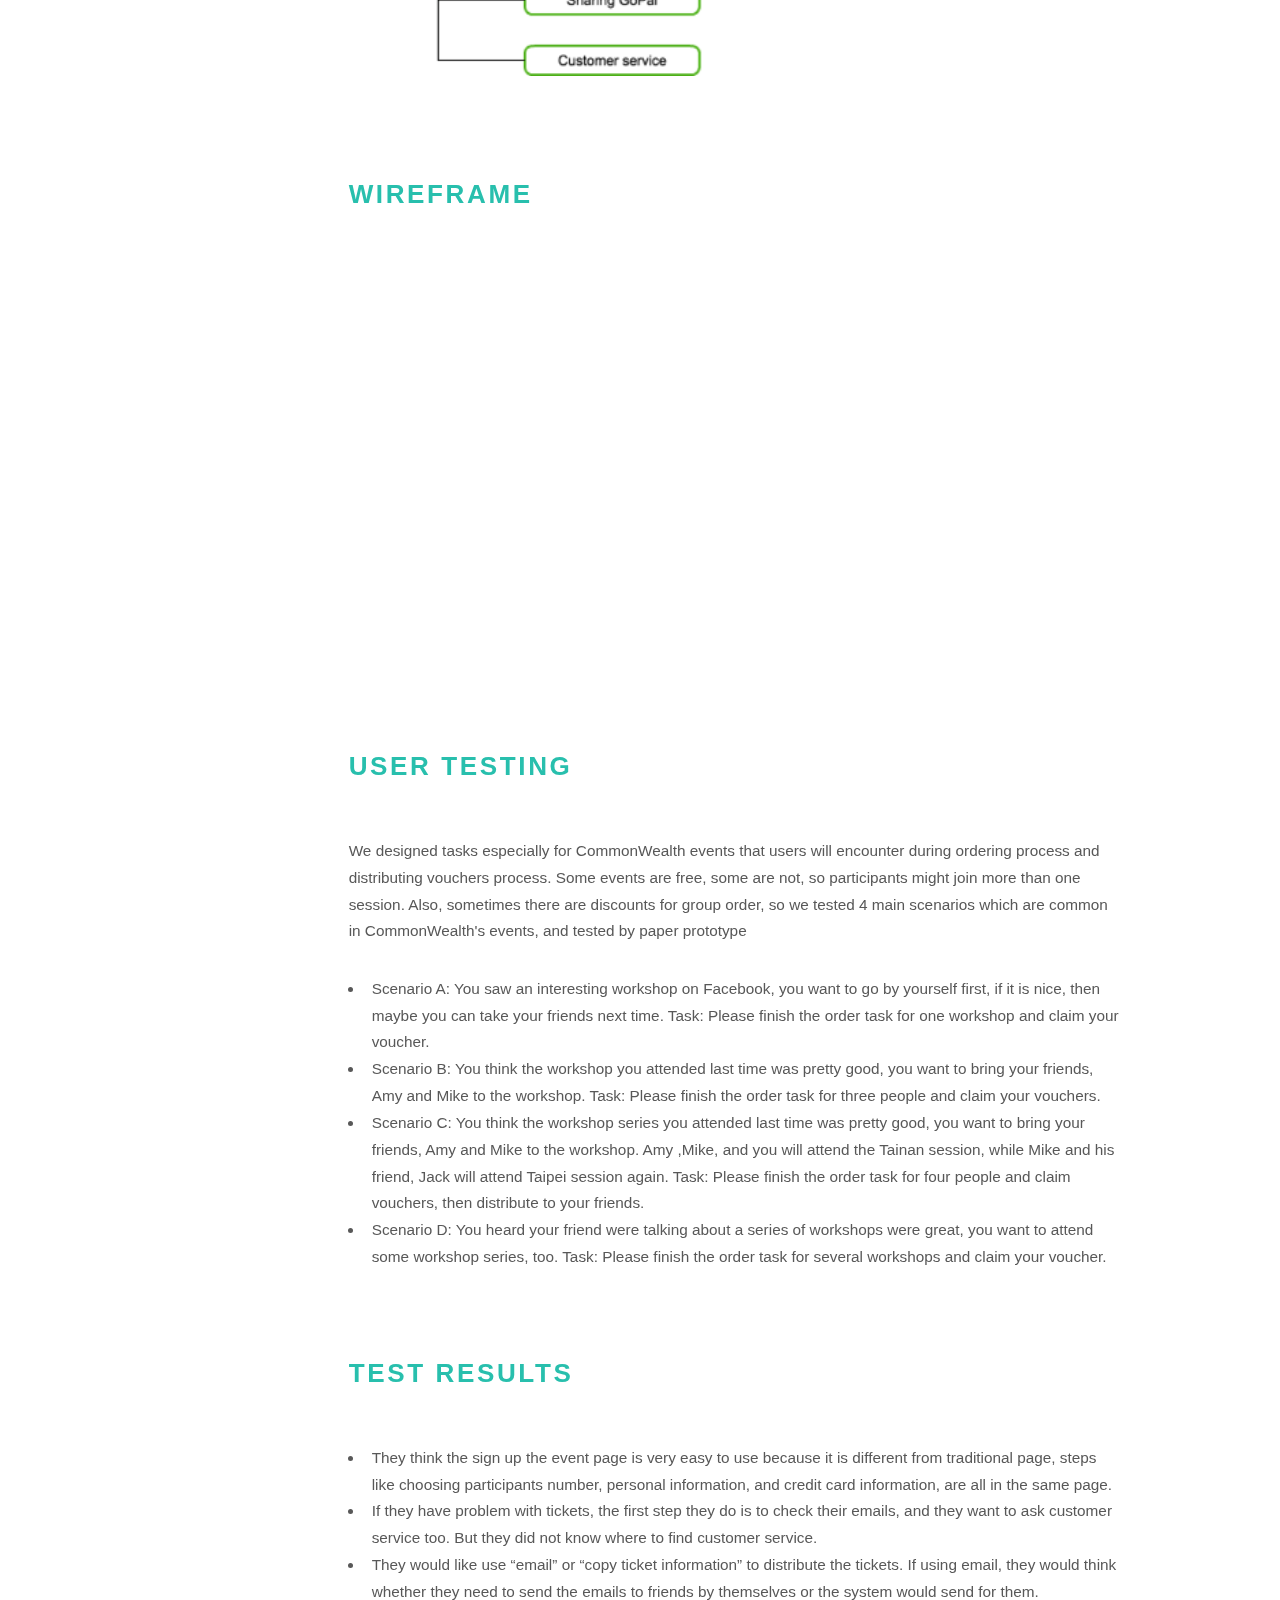
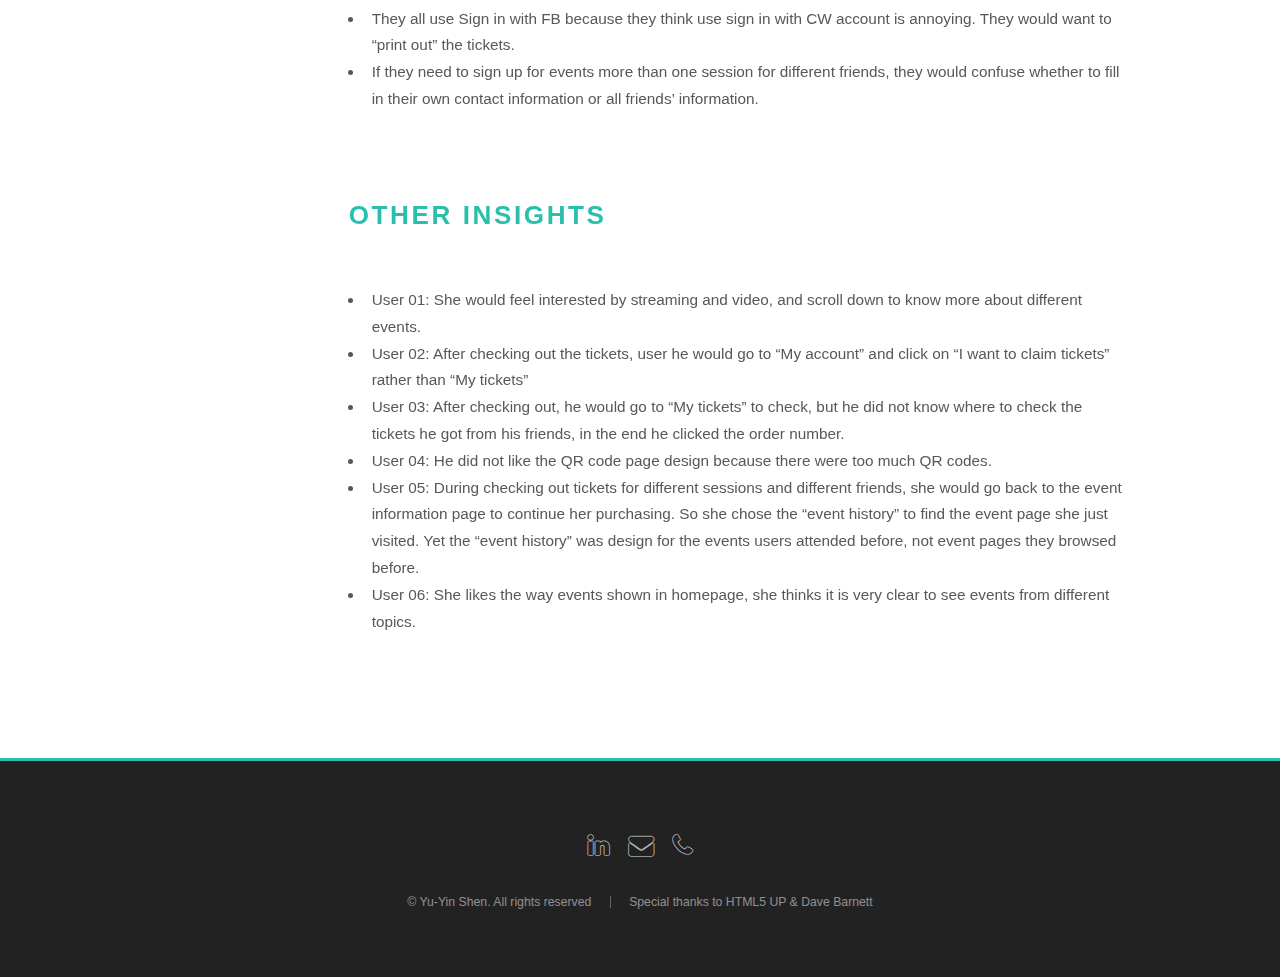
<file: CW.html>
<!DOCTYPE HTML>
<!--
	Phantom by HTML5 UP
	html5up.net | @ajlkn
	Free for personal and commercial use under the CCA 3.0 license (html5up.net/license)
-->
<html>
	<head>
		<title>CommonWealth | Yu-Yin Shen</title>
		<meta charset="utf-8" />
		<meta name="viewport" content="width=device-width, initial-scale=1" />
		<!--[if lte IE 8]><script src="/assets/js/ie/html5shiv.js"></script><![endif]-->
		<link rel="stylesheet" href="assets/css/shared.css" />
		<link rel="stylesheet" href="assets/css/projects.css" />
		<!--[if lte IE 9]><link rel="stylesheet" href="assets/css/projects-ie9.css" /><![endif]-->
		<!--[if lte IE 8]><link rel="stylesheet" href="assets/css/projects-ie8.css" /><![endif]-->

		<!-- favicon -->
		<link rel="apple-touch-icon" sizes="180x180" href="apple-touch-icon.png">
		<link rel="icon" type="image/png" sizes="32x32" href="favicon-32x32.png">
		<link rel="icon" type="image/png" sizes="16x16" href="favicon-16x16.png">
		<link rel="manifest" href="manifest.json">
		<link rel="mask-icon" href="safari-pinned-tab.svg" color="#5bbad5">
		<meta name="theme-color" content="#333333">
	</head>
	<body class="project">
		<!-- Wrapper -->
			<div id="page-wrapper">


			<!-- Header -->
				<header id="header">
					<h1 id="logo">
						<a href="index.html">
							<span class="symbol"><img src="images/logo.svg" alt="logo" /></span>
							<span>Yu-Yin Shen</span>
							<span class="subtitle">UX Specialist</span>
						</a>
					</h1>
					<nav id="nav">
						<ul>
							<!--<li><a href="index.html">Home</a></li>-->
							<li>
								<a href="#">Projects</a>
								<ul>
									<li><a href="Juvo.html">AthleteJuvo</a></li>
									<li><a href="AADL.html">AADL - Ticketing System Redesign</a></li>
									<li><a href="StreamingAds.html">Mobile Streaming Ads</a></li>
									<li><a href="Shopping.html">UX Testing for Shopping Apps</a></li>
									<li><a href="OutPerform.html">OutPerform</a></li>
									<li><a href="Lonely.html">Lonely No More</a></li>
									<li><a href="CW.html">CommonWealth</a></li>
								</ul>
							</li>
							<li><a href="YuYinShen_resume.pdf" target="_blank" class="button special">Download Resume</a></li>
						</ul>
					</nav>
				</header>

				<!-- Main -->
					<div id="main">
						<div class="project-nav-icon icon fa-hand-o-down"></div>
						<div class="project-nav"></div>
						<div class="inner">
							<div class="project-title">
								<h1>CommonWealth</h1>
								<div class="project-type">UX Design & Research</div>
							</div>
							<div class="credits">
								
							</div>
							<span class="image main"><img src="images/CW_banner.png" alt="" /></span>
							<h2>Project Introduction</h2>
							<p>CommonWealth Magazine Group has huge numbers of events, workshops, and talks every month, yet bussiness units lack a platform to gather all participants' information and a convenient way to sell tickets or vouchers. Thus Digital Innovation Department decided to create an app and website as CommonWealth's events platform, and a way to interact with readers/customers/event participants.</p>
							
							<div class="columns project-intro">
								<div class="caption caption-1">
									<p><b>My Role</b></br>UX designer</br>UX researcher</p>
									<p><b>Tools</b></br>Pencil & paper</br>Survey</br>Interview</br>Balsamiq</p>	
								</div>
								<div class="caption caption-2">
									<p><b>Team Size</b></br>2 people</p>
									<p><b>Timeframe</b></br>Jul. 2015 – Sep. 2015</p>
									<p><b>Skills</b></br>Analytical research</br>Sketching techniques</br>Usability testing</br>Wireframing and prototyping</p>
								</div>
							</div>



							<h2>The Problem</h2>
							<ul>
								<li>The increase numbers of events or campaigns held by different CommonWealth business units (CommonWealth, CommonHealth, Cheers, CommonWealthParenting…)</li>
								<li>The decrease number of the attendance rate</li>
								<li>Inefficiency use of manpower from the business units during event organizing period</li>
								<li>Paying too much money for other event organizing platforms</li>
								<li>There’s no centralized management of attendee lists</li>
								<li>There’s no followup service for attendees</li>
							</ul>
							
							<h2>Research</h2>
							<h3>Statistics</h3>
							<p>On average, there are 2 events per day.</p>
							<img class="image main" src="images/CW_table1.png" alt="" />
							<h3>CommonWealth  Reader Profile</h3>
							<div class="columns project-intro">
								<div class="caption caption-1">
									<img src="images/CW_man1.png" alt=""></img>
									<div class="caption-title">Age 18-24</div>
									<ul>
										<li>Using multiple social media</li>
										<li>Heavy mobile users</li>
										<li>Influenced by social network</li>
										<li>Hedonic</li>
										<li>Influenced by celebrities</li>
									</ul>
								</div>
								<div class="caption caption-2">
									<img src="images/CW_man2.png" alt="description"></img>
									<div class="caption-title">Age 25-34</div>
									<ul>
										<li>Multiple interests</li>
										<li>Knowledge pursuing</li>
										<li>Heavy e-commerce users</li>
										<li>Influenced both by social and traditional media</li>
									</ul>
								</div>
								<div class="caption caption-3">
									<img src="images/CW_man3.png" alt="description"></img>
									<div class="caption-title">Age 35-44</div>
									<ul>
										<li>Focus on a few of interests</li>
										<li>Wealth pursuing</li>
										<li>Loyal to brands</li>
										<li>Influenced both by social and traditional media</li>
										<li>Not social media heavy users</li>
									</ul>
								</div>
								<div class="caption caption-3">
									<img src="images/CW_man4.png" alt="description"></img>
									<div class="caption-title">Age 45-54</div>
									<ul>
										<li>Start to value health more</li>
										<li>Focus on a few of interests</li>
										<li>Favor for products made in Taiwan</li>
										<li>Influenced mainly by traditional media</li>
										<li>Social media light users</li>
									</ul>
								</div>
								<div class="caption caption-3">
									<img src="images/CW_man5.png" alt="description"></img>
									<div class="caption-title">Age 55+</div>
									<ul>
										<li>Value health more than wealth</li>
										<li>Fast-growing population</li>
										<li>Influenced by traditional media</li>
										<li>Hardly use any social media</li>
									</ul>
								</div>
							</div>


							
							<h2>Competitive Analysis</h2>
							<h3>Main Competitors</h3>
							<div class="columns project-intro">
								<div class="caption caption-1">
									<img src="images/CW_CA1.png" alt=""></img>
									<div class="caption-title">Accupass</div>
									<ul>
										<li>Features: LBS, events category, events location, events keyword.</li>
										<li>One of he biggest events platforms in Taiwan.</li>
										<li>Charge: Under 600 people: free; more than 600 people: 790 NT dollars for one event.</li>
										<li>Cons: QR code problems; high failure rate for sending vouchers</li>
									</ul>
								</div>
								<div class="caption caption-1">
									<img src="images/CW_CA2.png" alt=""></img>
									<div class="caption-title">Accupass</div>
									<ul>
										<li>User-friendly interface, one of the biggest platforms especially for events/campaigns.</li>
										<li>Special features: Syncing with Google calendar; events search history; customize events page and voucher.</li>
										<li>Charge: Under 500 people: free; more than 500 people: 800 NT dollars for one event; annual membership fee: 7950 NT dollars.</li>
									</ul>
								</div>
							</div>

							<h2>User Interviews</h2>
							<h3>Interviewees</h3>
							<ul>
								<li>Group 1: One employee in PR department.</li>
								<li>Group 2: Three employees in marketing department.</li>
								<li>Group 3: One employee in advertising department.</li>
								<li>Group 4: CommonWealth members.</li>
							</ul>

							<h3>Questions</h3>
							<p>Semi-structured interview questions (outline):</p>
							<ol>
								<li>What is the current situation when hosting events?</li>
								<li>What help/aid do you need when hosting or advertising events?</li>
								<li>What kind of expectations do you have for events you host?</li>
							</ol>

							<h3>Insights</h3>
							<h4>From marketing department:</h4>
							<p>Needs: Events management, vouchers management, campaign launching, interactions with attendees.</p>
							<h4>From event attendees:</h4>
							<p>Needs: Events information, events notice, information sharing, VIP members information.</p>
							<img class="image main" src="images/CW_insight.png" alt="" />

							<h2>Goals</h2>
							<p>We aimed to use this event app/web to increase the stickiness of our members and enlarge the customers base. By attending any of CommonWealth business unit's event, we can maintain the interactions even after the event. Existing customers can get more personalized information and discount by interacting with CommonWealth. Thus the app/web forms a virtuous circle.</p>

							<h2>Features</h2>
							<p>Starting with goals CommonWealth wants to achieve and needs users want to be satisfied, and then developing features for this app/web; the final step was to assign correct information in every page and adjust information hierarchy.</p>
							<img class="image main" src="images/CW_feature.png" alt="" />

							<h2>Sitemap</h2>
							<p>Based on events' interactive attribute, we hope to increase/attract users to attend more events held by CommonWealth, thus we not only included traditional event platform's features, but also added live streaming and LBS service, hope any attendees can know more and learn more by  visiting/installing our web/app.</p>
							<img class="image main" src="images/CW_sitemap.png" alt="" />

							<h2>Wireframe</h2>
							<iframe width="100%" height="420" src="https://www.youtube.com/embed/tl6KxQrLrW0" frameborder="0" allow="autoplay; encrypted-media" allowfullscreen></iframe>

							<h2>User Testing</h2>
							<p>We designed tasks especially for CommonWealth events that users will encounter during ordering process and distributing vouchers process. Some events are free, some are not, so participants might join more than one session. Also, sometimes there are discounts for group order, so we tested 4 main scenarios which are common in CommonWealth's events, and tested by paper prototype</p>
							<ul>
								<li>Scenario A: You saw an interesting workshop on Facebook, you want to go by yourself first, if it is nice, then maybe you can take your friends next time. Task: Please finish the order task for one workshop and claim your voucher.</li>
								<li>Scenario B: You think the workshop you attended last time was pretty good, you want to bring your friends, Amy and Mike to the workshop. Task: Please finish the order task for three people and claim your vouchers.</li>
								<li>Scenario C: You think the workshop series you attended last time was pretty good, you want to bring your friends, Amy and Mike to the workshop. Amy ,Mike, and you will attend the Tainan session, while Mike and his friend, Jack will attend Taipei session again. Task: Please finish the order task for four people and claim vouchers, then distribute to your friends.</li>
								<li>Scenario D: You heard your friend were talking about a series of workshops were great, you want to attend some workshop series, too. Task: Please finish the order task for several  workshops and claim your voucher.</li>
							</ul>

							<h2>Test Results</h2>
							<ul>
								<li>They think the sign up the event page is very easy to use because it is different from traditional page, steps like choosing participants number, personal information, and credit card information, are all in the same page.</li>
								<li>If they have problem with tickets, the first step they do is to check their emails, and they want to ask customer service too. But they did not know where to find customer service.</li>
								<li>They would like use “email” or “copy ticket information” to distribute the tickets. If using email, they would think whether they need to send the emails to friends by themselves or the system would send for them.</li>
								<li>They all use Sign in with FB because they think use sign in with CW account is annoying. They would want to “print out” the tickets.</li>
								<li>If they need to sign up for events more than one session for different friends, they would confuse whether to fill in their own contact information or all friends’ information.</li>
							</ul>

							<h2>Other Insights</h2>
							<ul>
								<li>User 01: She would feel interested by streaming and video, and scroll down to know more about different events.</li>
								<li>User 02: After checking out the tickets, user he would go to “My account” and click on “I want to claim tickets” rather than “My tickets”</li>
								<li>User 03: After checking out, he would go to “My tickets” to check, but he did not know where to check the tickets he got from his friends, in the end he clicked the order number.</li>
								<li>User 04: He did not like the QR code page design because there were too much QR codes.</li>
								<li>User 05: During checking out tickets for different sessions and different friends, she would go back to the event information page to continue her purchasing. So she chose the “event history” to find the event page she just visited. Yet the “event history” was design for the events users attended before, not event pages they browsed before.</li>
								<li>User 06: She likes the way events shown in homepage, she thinks it is very clear to see events from different topics.</li>
							</ul>




			
						</div> <!-- inner -->
					</div> <!-- main -->

			<!-- Footer -->
			<footer id="footer">
				<ul class="icons">
					<li><a href="https://www.linkedin.com/in/yu-yin-shen/" class="icon alt fa-linkedin"><span class="label">LinkedIn</span></a></li>
					<li><a href="mailto:yuyshen@umich.edu?subject=Portfolio Inquiry" class="icon alt fa-envelope"><span class="label">Email</span></a></li>
					<li><a href="tel:7348829862" class="icon alt fa-phone"><span class="label">Phone</span></a></li>

				</ul>
				<ul class="copyright">
					<li>&copy; Yu-Yin Shen. All rights reserved</li><li>Special thanks to <a href="http://html5up.net">HTML5 UP</a> & <a href="http://barnett.cc/#">Dave Barnett</a></li>
				</ul>
			</footer>

		<!-- Scripts -->
			<script src="assets/js/jquery.min.js"></script>
			<script src="assets/js/jquery.scrolly.min.js"></script>
			<script src="assets/js/jquery.dropotron.min.js"></script>
			<script src="assets/js/jquery.scrollex.min.js"></script>
			<script src="assets/js/skel.min.js"></script>
			<script src="assets/js/util.js"></script>
			<!--[if lte IE 8]><script src="assets/js/ie/respond.min.js"></script><![endif]-->
			<script src="assets/js/main.js"></script>

	</body>
</html>
</file>
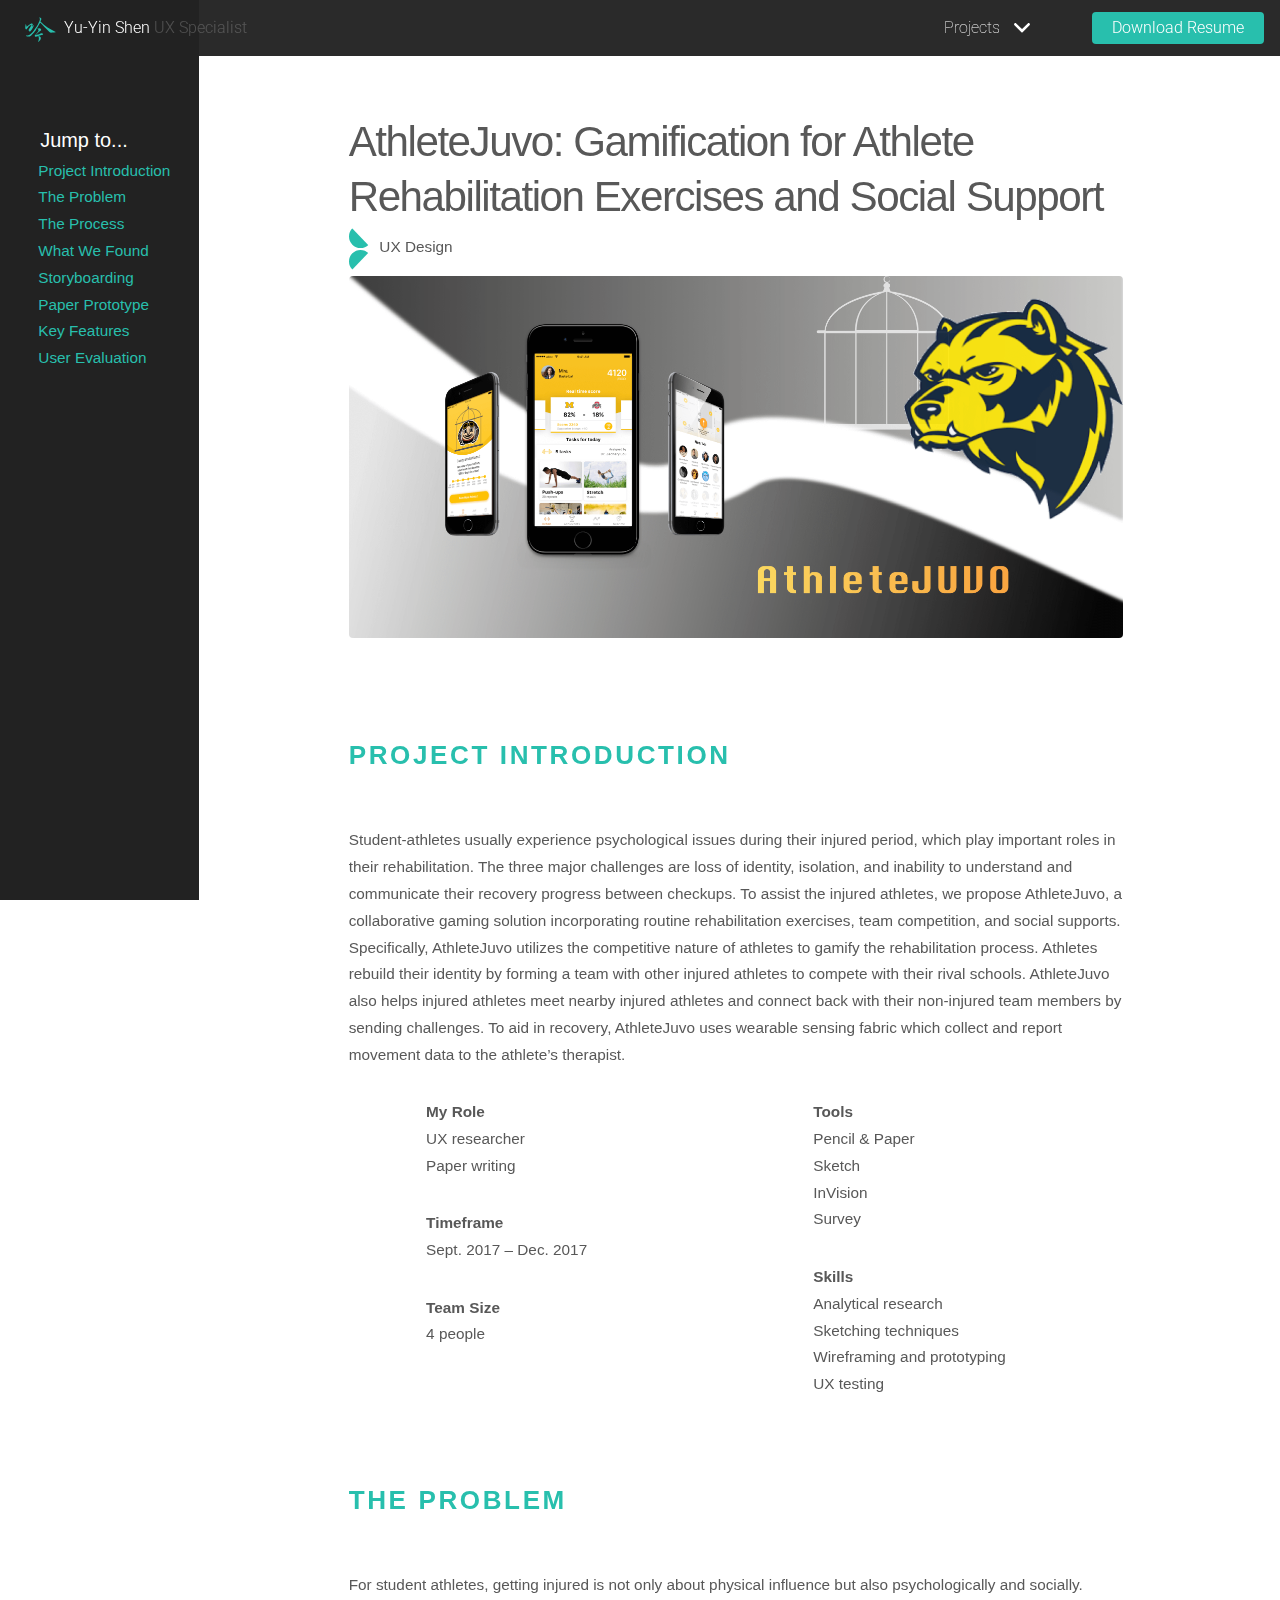
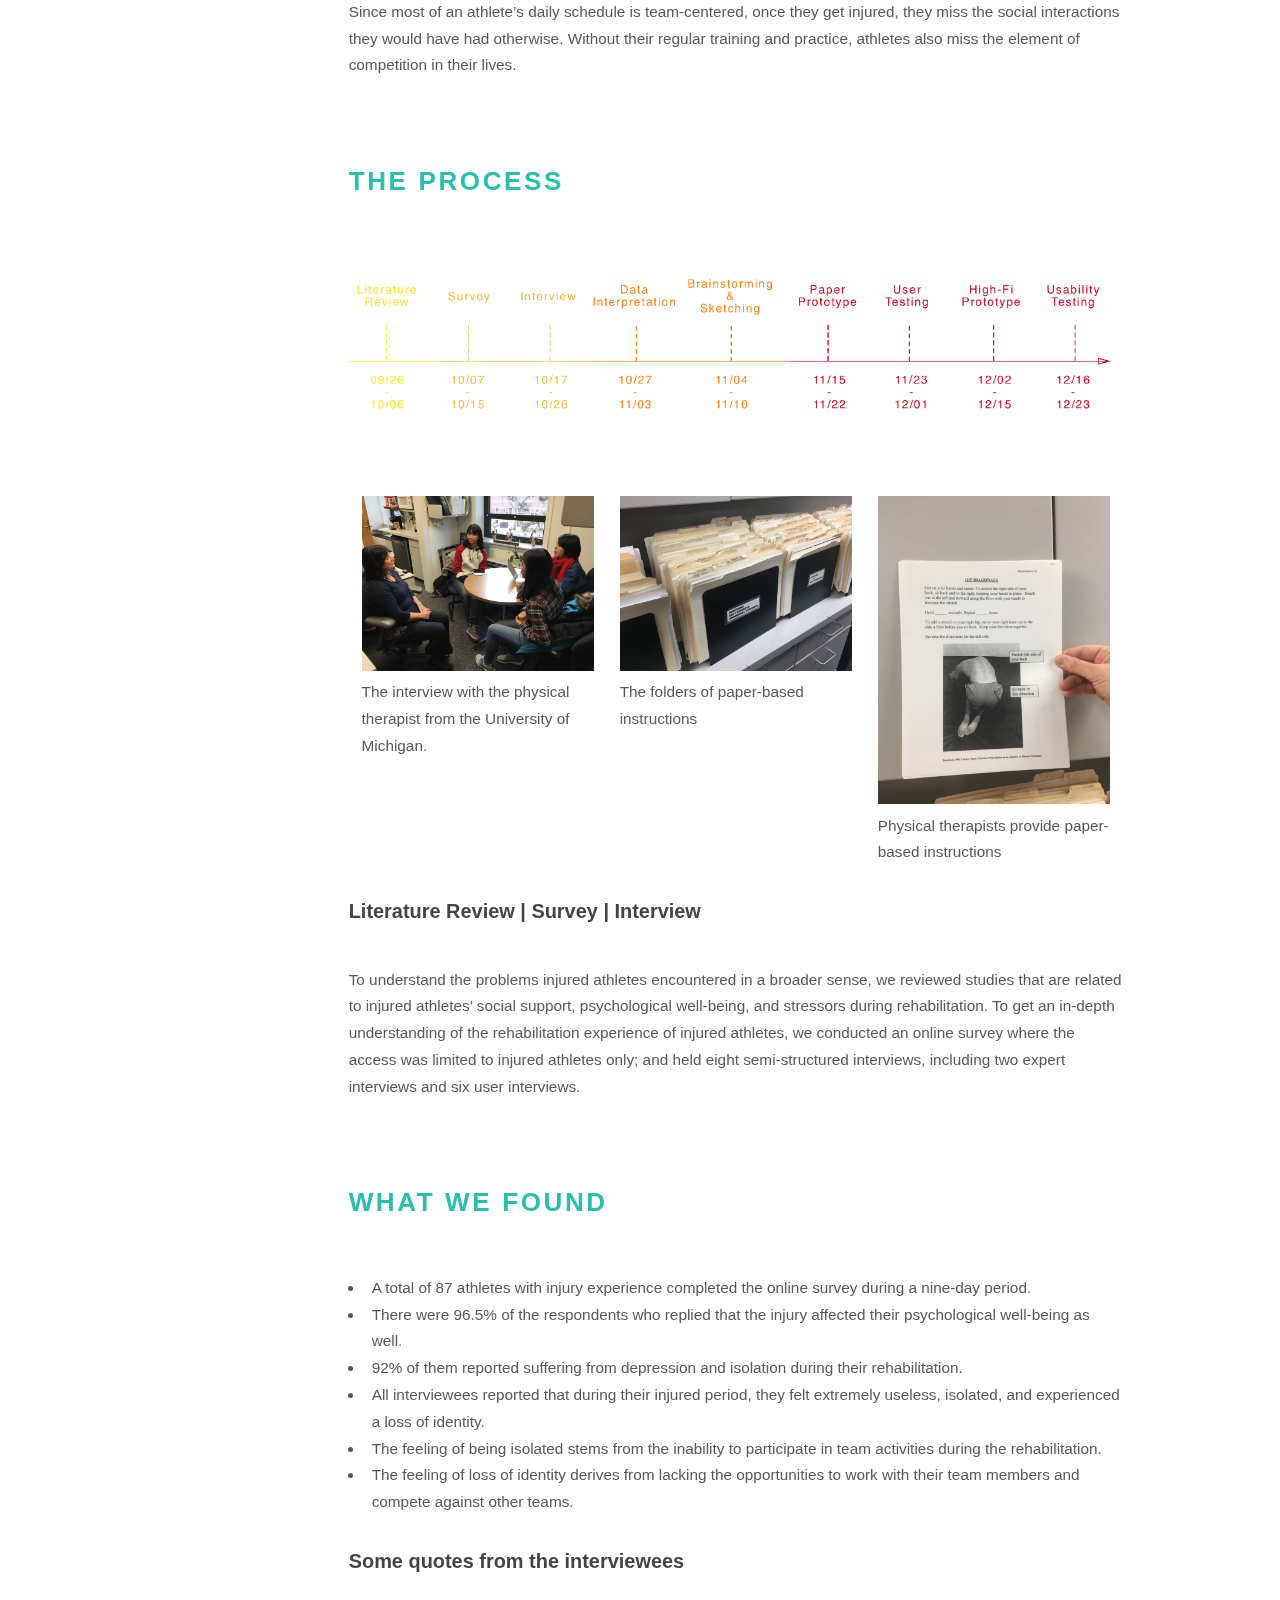
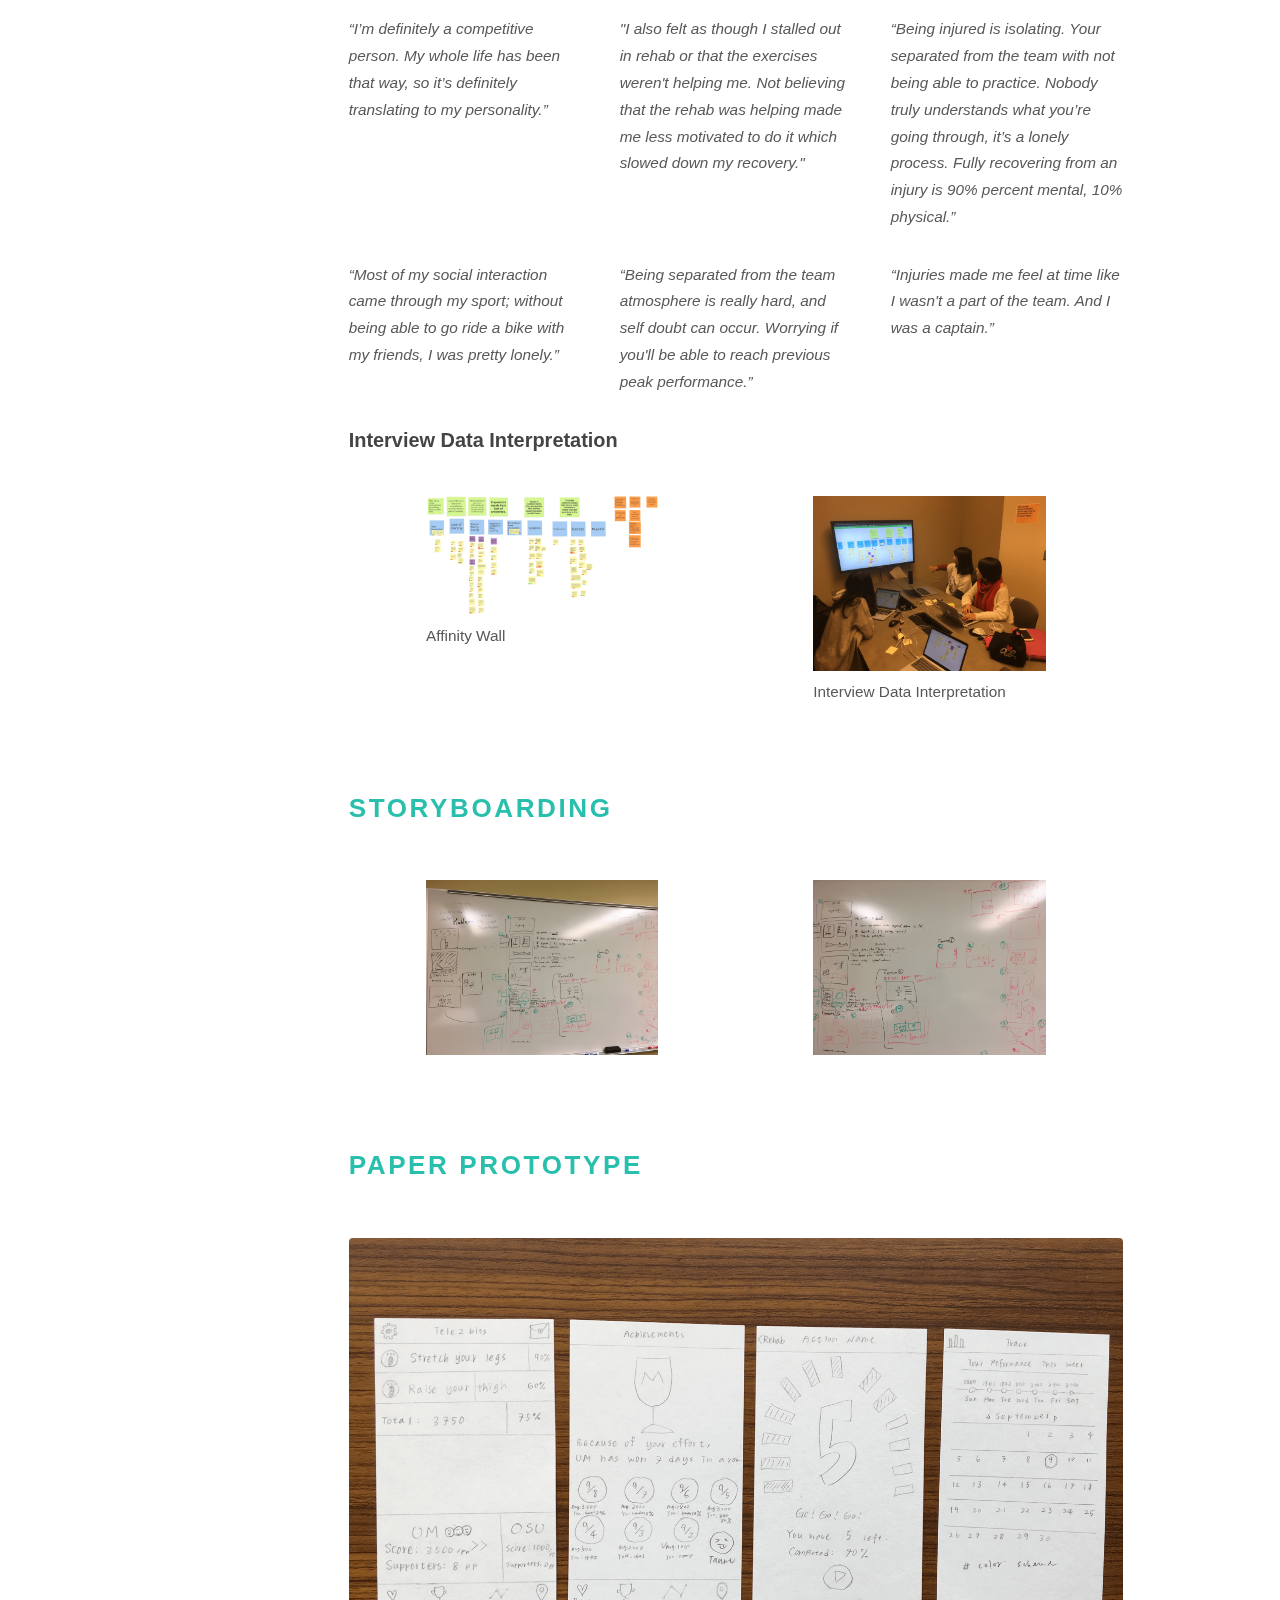
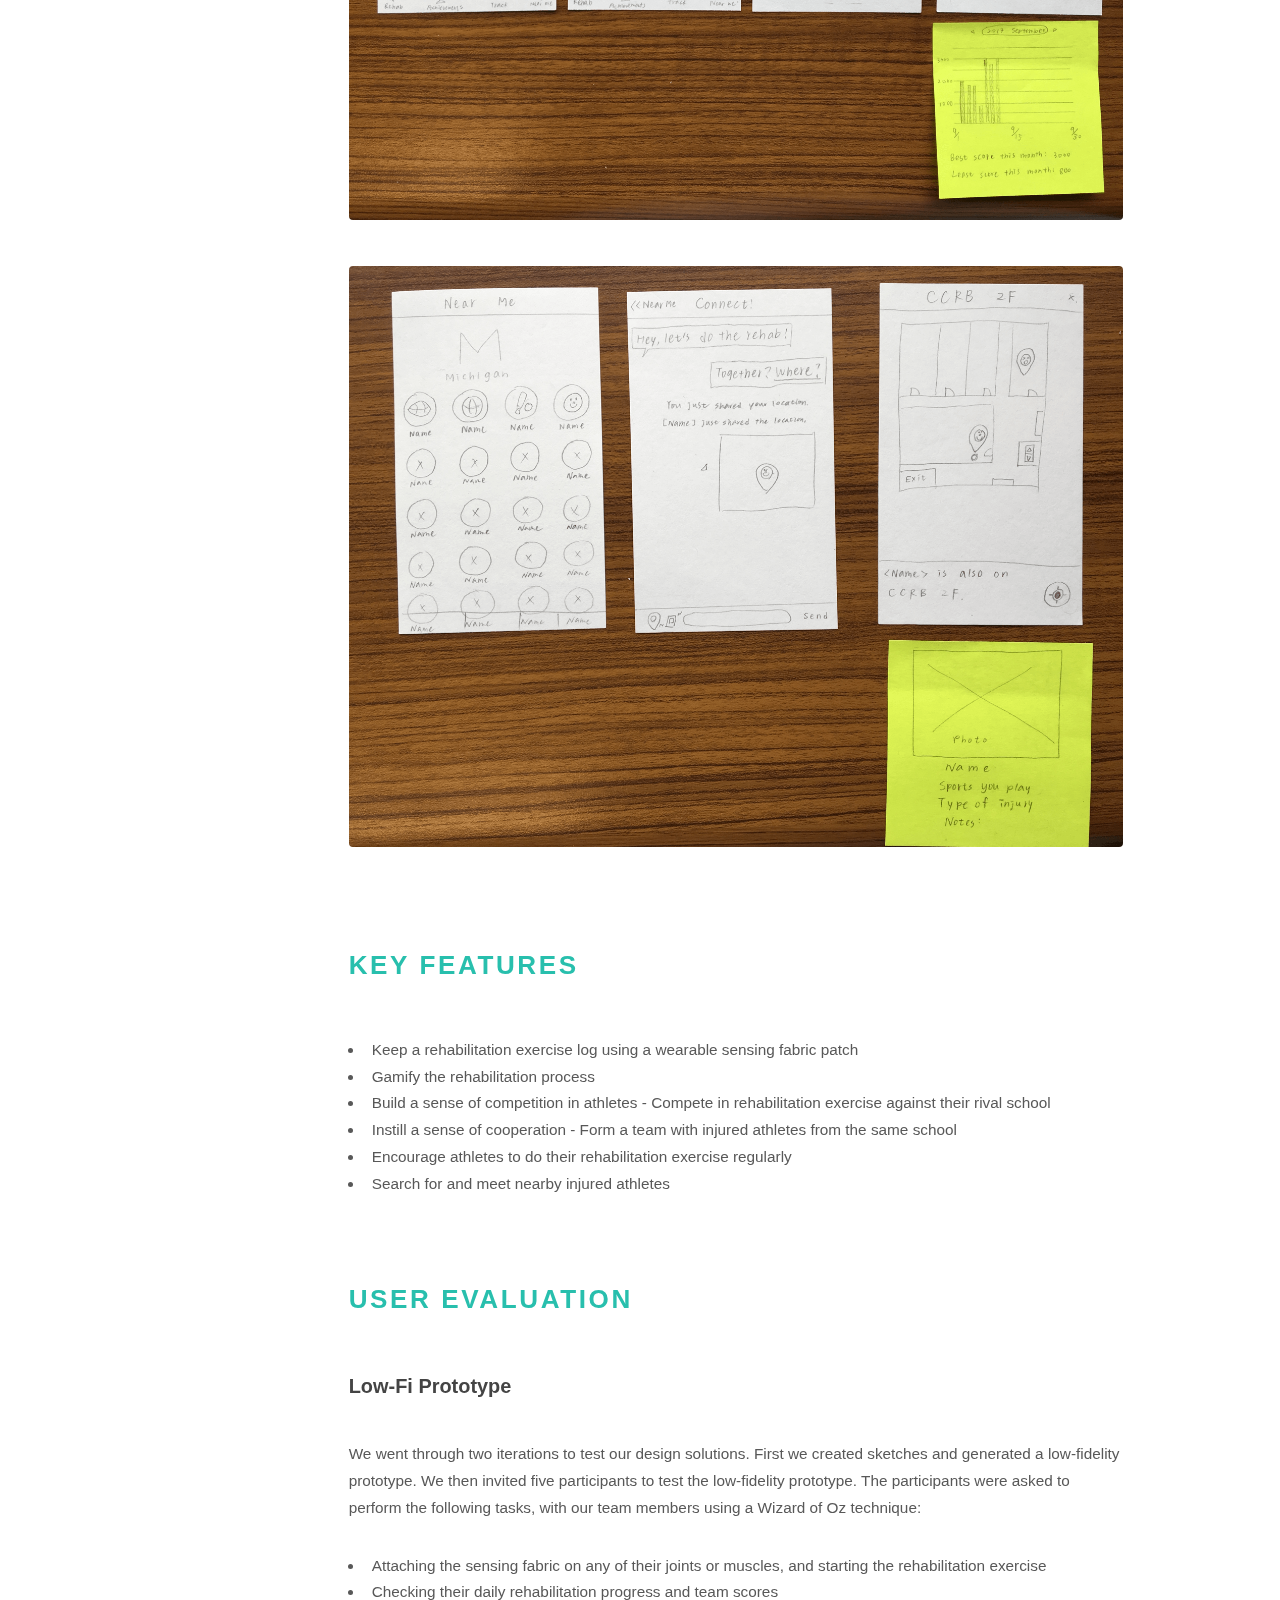
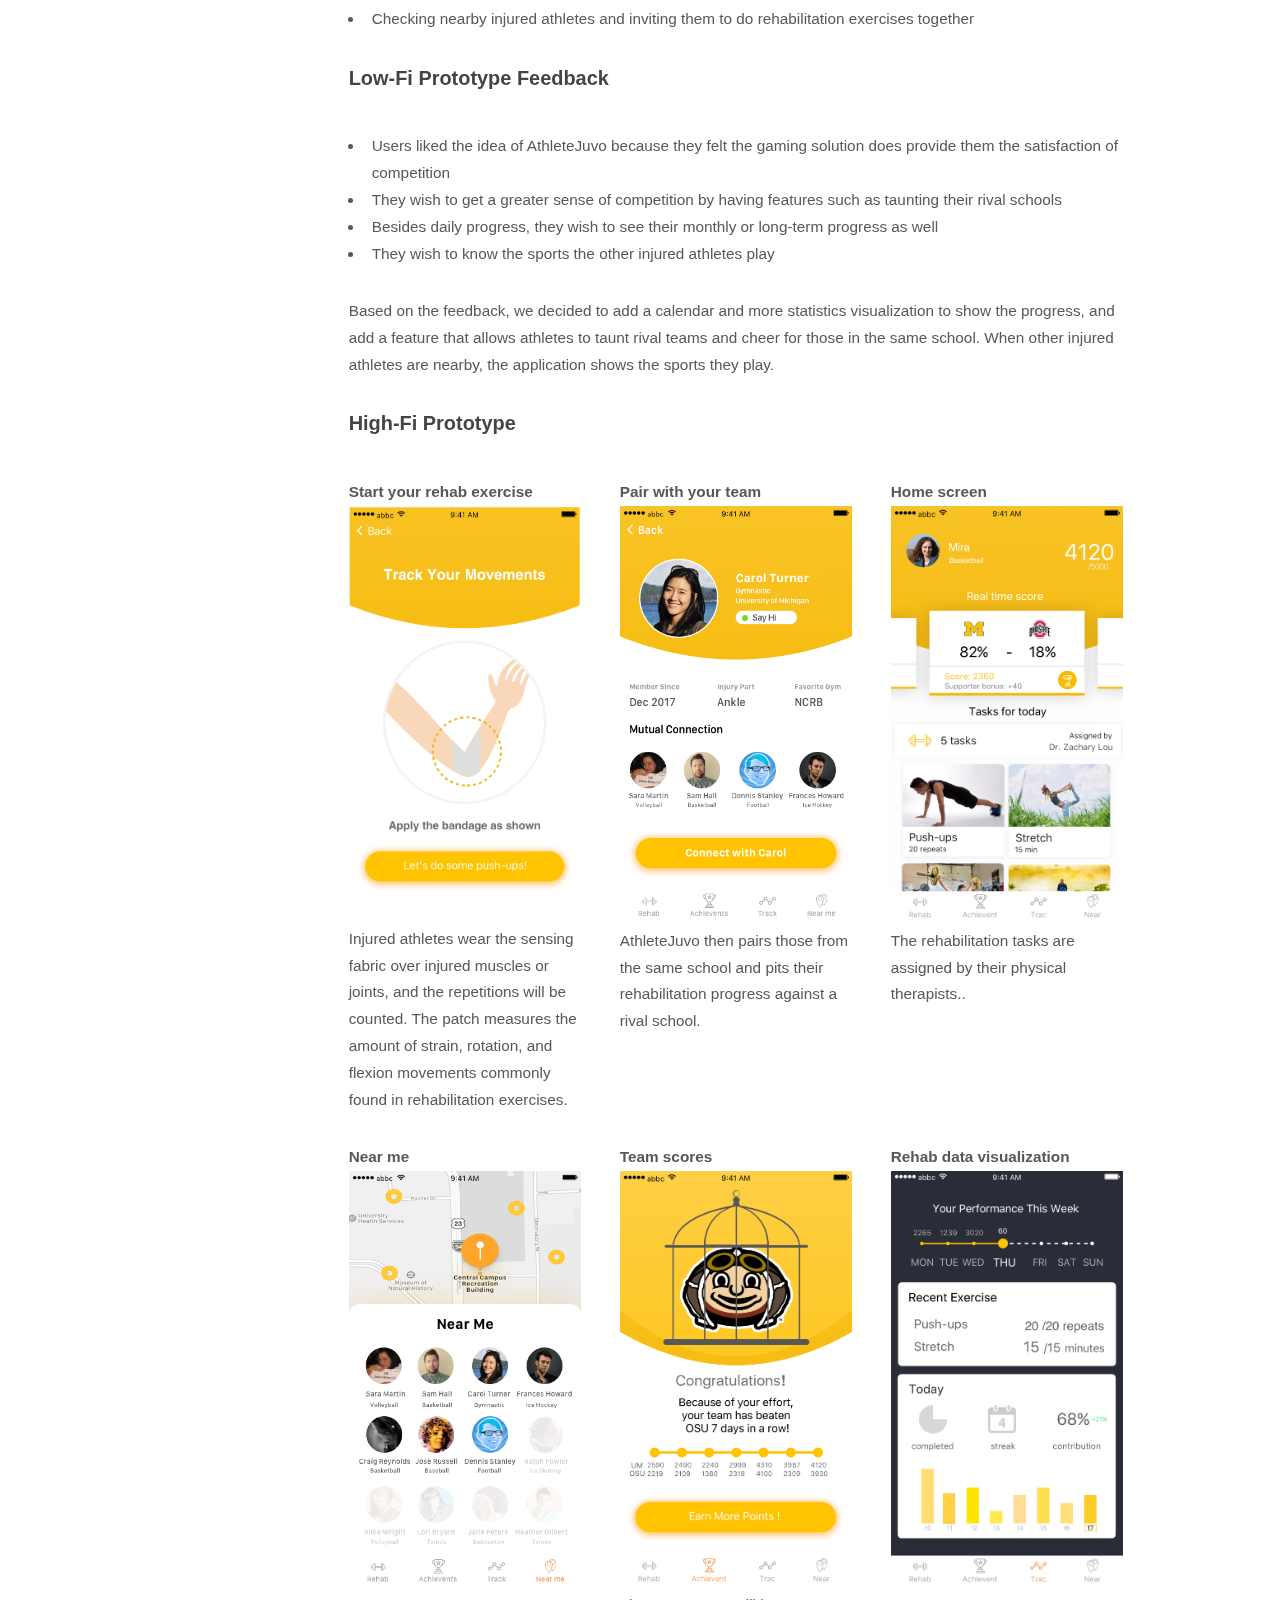
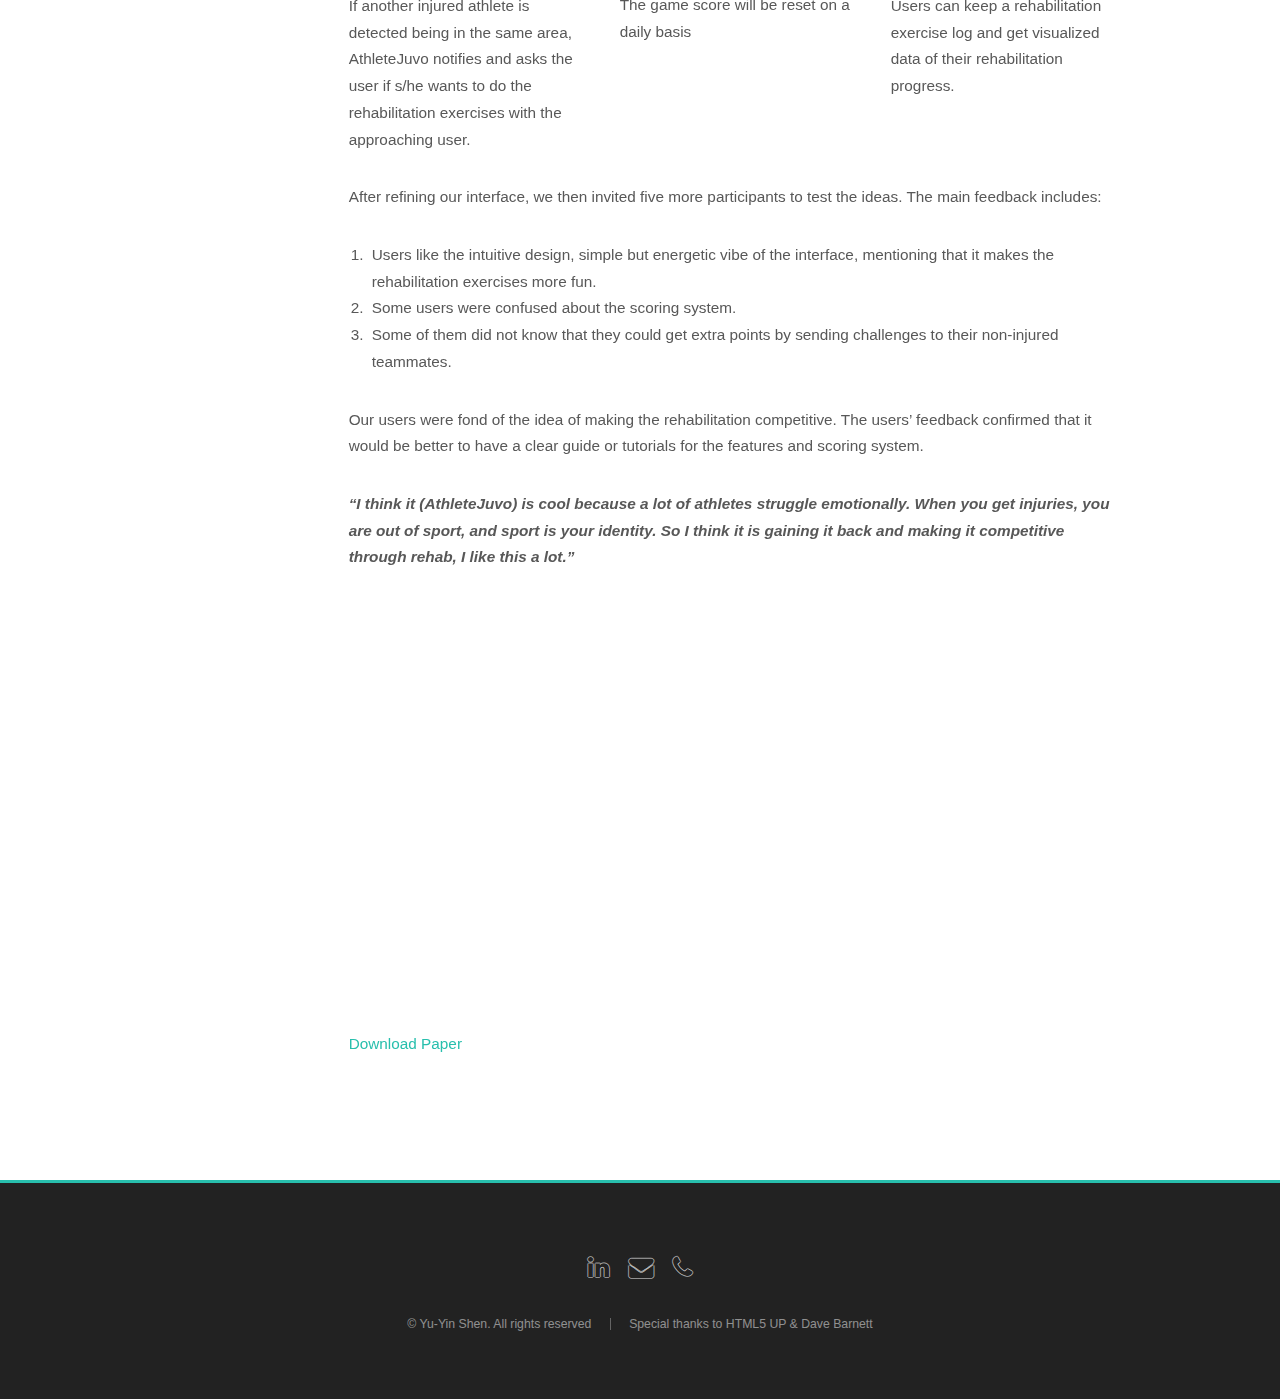
<file: Juvo.html>
<!DOCTYPE HTML>
<!--
	Phantom by HTML5 UP
	html5up.net | @ajlkn
	Free for personal and commercial use under the CCA 3.0 license (html5up.net/license)
-->
<html>
	<head>
		<title>AthleteJuvo | Yu-Yin Shen</title>
		<meta charset="utf-8" />
		<meta name="viewport" content="width=device-width, initial-scale=1" />
		<!--[if lte IE 8]><script src="/assets/js/ie/html5shiv.js"></script><![endif]-->
		<link rel="stylesheet" href="assets/css/shared.css" />
		<link rel="stylesheet" href="assets/css/projects.css" />
		<!--[if lte IE 9]><link rel="stylesheet" href="assets/css/projects-ie9.css" /><![endif]-->
		<!--[if lte IE 8]><link rel="stylesheet" href="assets/css/projects-ie8.css" /><![endif]-->

		<!-- favicon -->
		<link rel="apple-touch-icon" sizes="180x180" href="apple-touch-icon.png">
		<link rel="icon" type="image/png" sizes="32x32" href="favicon-32x32.png">
		<link rel="icon" type="image/png" sizes="16x16" href="favicon-16x16.png">
		<link rel="manifest" href="manifest.json">
		<link rel="mask-icon" href="safari-pinned-tab.svg" color="#5bbad5">
		<meta name="theme-color" content="#333333">
	</head>
	<body class="project">
		<!-- Wrapper -->
			<div id="page-wrapper">


			<!-- Header -->
				<header id="header">
					<h1 id="logo">
						<a href="index.html">
							<span class="symbol"><img src="images/logo.svg" alt="logo" /></span>
							<span>Yu-Yin Shen</span>
							<span class="subtitle">UX Specialist</span>
						</a>
					</h1>
					<nav id="nav">
						<ul>
							<!--<li><a href="index.html">Home</a></li>-->
							<li>
								<a href="#">Projects</a>
								<ul>
									<li><a href="Juvo.html">AthleteJuvo</a></li>
									<li><a href="AADL.html">AADL - Ticketing System Redesign</a></li>
									<li><a href="StreamingAds.html">Mobile Streaming Ads</a></li>
									<li><a href="Shopping.html">UX Testing for Shopping Apps</a></li>
									<li><a href="OutPerform.html">OutPerform</a></li>
									<li><a href="Lonely.html">Lonely No More</a></li>
									<li><a href="CW.html">CommonWealth</a></li>
								</ul>
							</li>
							<li><a href="YuYinShen_resume.pdf" target="_blank" class="button special">Download Resume</a></li>
						</ul>
					</nav>
				</header>
				
				<!-- Main -->
					<div id="main">
						<div class="project-nav-icon icon fa-hand-o-down"></div>
						<div class="project-nav"></div>
						<div class="inner">
							<div class="project-title">
								<h1>AthleteJuvo: Gamification for Athlete Rehabilitation Exercises and Social Support</h1>
								<div class="project-type">UX Design</div>
							</div>
							<div class="credits">
								
							</div>
							<span class="image main"><img src="images/Juvo_banner.png" alt="" /></span>
							<h2>Project Introduction</h2>
							<p>Student-athletes usually experience psychological issues during their injured period, which play important roles in their rehabilitation. The three major challenges are loss of identity, isolation, and inability to understand and communicate their recovery progress between checkups. To assist the injured athletes, we propose AthleteJuvo, a collaborative gaming solution incorporating routine rehabilitation exercises, team competition, and social supports. Specifically, AthleteJuvo utilizes the competitive nature of athletes to gamify the rehabilitation process. Athletes rebuild their identity by forming a team with other injured athletes to compete with their rival schools. AthleteJuvo also helps injured athletes meet nearby injured athletes and connect back with their non-injured team members by sending challenges. To aid in recovery, AthleteJuvo uses wearable sensing fabric which collect and report movement data to the athlete’s therapist.</p>

							<div class="columns project-intro">
								<div class="caption caption-1">
									<p><b>My Role</b> </br>UX researcher</br>Paper writing</p>
									<p><b>Timeframe</b> </br>Sept. 2017 – Dec. 2017</p>
									<p><b>Team Size</b> </br>4 people</p>
								</div>
								<div class="caption caption-2">
									<p><b>Tools</b></br>Pencil & Paper</br>Sketch</br>InVision</br>Survey</p>
									<p><b>Skills</b></br>Analytical research</br>Sketching techniques</br>Wireframing and prototyping</br>UX testing</p>
								</div>
							</div>


							<h2>The Problem</h2>
							<p>For student athletes, getting injured is not only about physical influence but also psychologically and socially. Since most of an athlete’s daily schedule is team-centered, once they get injured, they miss the social interactions they would have had otherwise. Without their regular training and practice, athletes also miss the element of competition in their lives.</p>
							<h2>The Process</h2>
							<img class="image main" src="images/Juvo_process.png" alt="" />
							<div class="columns project-intro">
								<div class="caption caption-1">
									
									<img src="images/Juvo_interview1.png" alt="description"></img>
									<p>The interview with the physical therapist from the University of Michigan.</p>
								</div>

								<div class="caption caption-3">
									
									<img src="images/Juvo_interview3.png" alt="description"></img>
									<p>The folders of paper-based instructions</p>
								</div>
								<div class="caption caption-2">
									
									<img src="images/Juvo_interview2.png" alt="description"></img>
									<p>Physical therapists provide paper-based instructions</p>
								</div>
								
							</div>
							<h3>Literature Review | Survey | Interview</h3>
							<p>To understand the problems injured athletes encountered in a broader sense, we reviewed studies that are related to injured athletes’ social support, psychological well-being, and stressors during rehabilitation. To get an in-depth understanding of the rehabilitation experience of injured athletes, we conducted an online survey where the access was limited to injured athletes only; and held eight semi-structured interviews, including two expert interviews and six user interviews.</p>
							
							<h2>What We Found</h2>
							<ul>
								<li>A total of 87 athletes with injury experience completed the online survey during a nine-day period.</li>
								<li>There were 96.5% of the respondents who replied that the injury affected their psychological well-being as well.</li>
								<li>92% of them reported suffering from depression and isolation during their rehabilitation.</li>
								<li>All interviewees reported that during their injured period, they felt extremely useless, isolated, and experienced a loss of identity.</li>
								<li>The feeling of being isolated stems from the inability to participate in team activities during the rehabilitation.</li>
								<li>The feeling of loss of identity derives from lacking the opportunities to work with their team members and compete against other teams.</li>
							</ul>
							<h3>Some quotes from the interviewees</h3>
							<div class="columns">
								<div class="caption caption-1">
									<p><i>“I’m definitely a competitive person. My whole life has been that way, so it’s definitely translating to my personality.”</i></p>
								</div>
								<div class="caption caption-1">
									<p><i>"I also felt as though I stalled out in rehab or that the exercises weren't helping me. Not believing that the rehab was helping made me less motivated to do it which slowed down my recovery."</i></p>
								</div>
								<div class="caption caption-1">
									<p><i>“Being injured is isolating. Your separated from the team with not being able to practice. Nobody truly understands what you’re going through, it’s a lonely process. Fully recovering from an injury is 90% percent mental, 10% physical.”</i></p>
								</div>
								<div class="caption caption-1">
									<p><i>“Most of my social interaction came through my sport; without being able to go ride a bike with my friends, I was pretty lonely.”</i></p>
								</div>
								<div class="caption caption-1">
									<p><i>“Being separated from the team atmosphere is really hard, and self doubt can occur. Worrying if you'll be able to reach previous peak performance.”</i></p>
								</div>
								<div class="caption caption-1">
									<p><i>“Injuries made me feel at time like I wasn't a part of the team. And I was a captain.”</i></p>
								</div>
							</div>
							<h3>Interview Data Interpretation</h3>
							<div class="columns project-intro">
								<div class="caption caption-1">
									
									<img src="images/Juvo_affinity.png" alt="description"></img>
									<p>Affinity Wall</p>
								</div>
								<div class="caption caption-2">
									
									<img src="images/Juvo_affinity2.png" alt="description"></img>
									<p>Interview Data Interpretation</p>
								</div>
							</div>




							<h2>Storyboarding</h2>
							<div class="columns project-intro">
								<div class="caption caption-1">
									<div class="caption-title"></div>
									<img src="images/Juvo_sketching1.png" alt="description"></img>
									<p></p>
								</div>
								<div class="caption caption-2">
									<div class="caption-title"></div>
									<img src="images/Juvo_sketching2.png" alt="description"></img>
									<p></p>
								</div>
							</div>



							<h2>Paper Prototype</h2>
							<img class="image main" src="images/Juvo_paper1.png" alt="" />
							<img class="image main" src="images/Juvo_paper2.png" alt="" />
							
							

							<h2>Key Features</h2>
							<ul>
								<li>Keep a rehabilitation exercise log using a wearable sensing fabric patch</li>
								<li>Gamify the rehabilitation process</li>
								<li>Build a sense of competition in athletes - Compete in rehabilitation exercise against their rival school</li>
								<li>Instill a sense of cooperation - Form a team with injured athletes from the same school</li>
								<li>Encourage athletes to do their rehabilitation exercise regularly</li>
								<li>Search for and meet nearby injured athletes</li>
							</ul>

							<h2>User Evaluation</h2>
							<h3>Low-Fi Prototype</h3>
							<p>We went through two iterations to test our design solutions. First we created sketches and generated a low-fidelity prototype. We then invited five participants to test the low-fidelity prototype. The participants were asked to perform the following tasks, with our team members using a Wizard of Oz technique:</p>
							<ul>
								<li>Attaching the sensing fabric on any of their joints or muscles, and starting the rehabilitation exercise</li>
								<li>Checking their daily rehabilitation progress and team scores</li>
								<li>Checking nearby injured athletes and inviting them to do rehabilitation exercises together</li>
							</ul>
							<h3>Low-Fi Prototype Feedback</h3>
							<ul>
								<li>Users liked the idea of AthleteJuvo because they felt the gaming solution does provide them the satisfaction of competition</li>
								<li>They wish to get a greater sense of competition by having features such as taunting their rival schools</li>
								<li>Besides daily progress, they wish to see their monthly or long-term progress as well</li>
								<li>They wish to know the sports the other injured athletes play</li>
							</ul>
							<p>Based on the feedback, we decided to add a calendar and more statistics visualization to show the progress, and add a feature that allows athletes to taunt rival teams and cheer for those in the same school. When other injured athletes are nearby, the application shows the sports they play.</p>

							<h3>High-Fi Prototype</h3>
							<div class="columns">
								<div class="caption caption-1">
									<div class="caption-title">Start your rehab exercise</div>
									<img src="images/Juvo_fabric.png" alt="description"></img>
									<p>Injured athletes wear the sensing fabric over injured muscles or joints, and the repetitions will be counted. The patch measures the amount of strain, rotation, and flexion movements commonly found in rehabilitation exercises.</p>
								</div>
								<div class="caption caption-2">
									<div class="caption-title">Pair with your team</div>
									<img src="images/Juvo_connect.png" alt="description"></img>
									<p>AthleteJuvo then pairs those from the same school and pits their rehabilitation progress against a rival school.</p>
								</div>
								<div class="caption caption-3">
									<div class="caption-title">Home screen</div>
									<img src="images/Juvo_home.png" alt="description"></img>
									<p>The rehabilitation tasks are assigned by their physical therapists..</p>
								</div>
								<div class="caption caption-3">
									<div class="caption-title">Near me</div>
									<img src="images/Juvo_near.png" alt="description"></img>
									<p>If another injured athlete is detected being in the same area, AthleteJuvo notifies and asks the user if s/he wants to do the rehabilitation exercises with the approaching user.</p>
								</div>
								<div class="caption caption-3">
									<div class="caption-title">Team scores</div>
									<img src="images/Juvo_teamscore.png" alt="description"></img>
									<p>The game score will be reset on a daily basis</p>
								</div>
								<div class="caption caption-3">
									<div class="caption-title">Rehab data visualization</div>
									<img src="images/Juvo_stats.png" alt="description"></img>
									<p>Users can keep a rehabilitation exercise log and get visualized data of their rehabilitation progress.</p>
								</div>
							</div>
							<p>After refining our interface, we then invited five more participants to test the ideas. The main feedback includes:</p>
							<ol>
								<li>Users like the intuitive design, simple but energetic vibe of the interface, mentioning that it makes the rehabilitation exercises more fun.</li>
								<li>Some users were confused about the scoring system.</li>
								<li>Some of them did not know that they could get extra points by sending challenges to their non-injured teammates.</li>
							</ol>
							<p>Our users were fond of the idea of making the rehabilitation competitive. The users’ feedback confirmed that it would be better to have a clear guide or tutorials for the features and scoring system.</p>
							<p><i><b>“I think it (AthleteJuvo) is cool because a lot of athletes struggle emotionally. When you get injuries, you are out of sport, and sport is your identity. So I think it is gaining it back and making it competitive through rehab, I like this a lot.”</b></i></p>

							<iframe width="100%" height="420" src="https://www.youtube.com/embed/JOV5UEyty8c" frameborder="0" gesture="media" allow="encrypted-media" allowfullscreen></iframe>

							<a href="AthleteJuvo.pdf" download><p>Download Paper</p></a>
							




			
						</div> <!-- inner -->
					</div> <!-- main -->

			<!-- Footer -->
			<footer id="footer">
				<ul class="icons">
					<li><a href="https://www.linkedin.com/in/yu-yin-shen/" class="icon alt fa-linkedin"><span class="label">LinkedIn</span></a></li>
					<li><a href="mailto:yuyshen@umich.edu?subject=Portfolio Inquiry" class="icon alt fa-envelope"><span class="label">Email</span></a></li>
					<li><a href="tel:7348829862" class="icon alt fa-phone"><span class="label">Phone</span></a></li>

				</ul>
				<ul class="copyright">
					<li>&copy; Yu-Yin Shen. All rights reserved</li><li>Special thanks to <a href="http://html5up.net">HTML5 UP</a> & <a href="http://barnett.cc/#">Dave Barnett</a></li>
				</ul>
			</footer>

		<!-- Scripts -->
			<script src="assets/js/jquery.min.js"></script>
			<script src="assets/js/jquery.scrolly.min.js"></script>
			<script src="assets/js/jquery.dropotron.min.js"></script>
			<script src="assets/js/jquery.scrollex.min.js"></script>
			<script src="assets/js/skel.min.js"></script>
			<script src="assets/js/util.js"></script>
			<!--[if lte IE 8]><script src="assets/js/ie/respond.min.js"></script><![endif]-->
			<script src="assets/js/main.js"></script>

	</body>
</html>
</file>
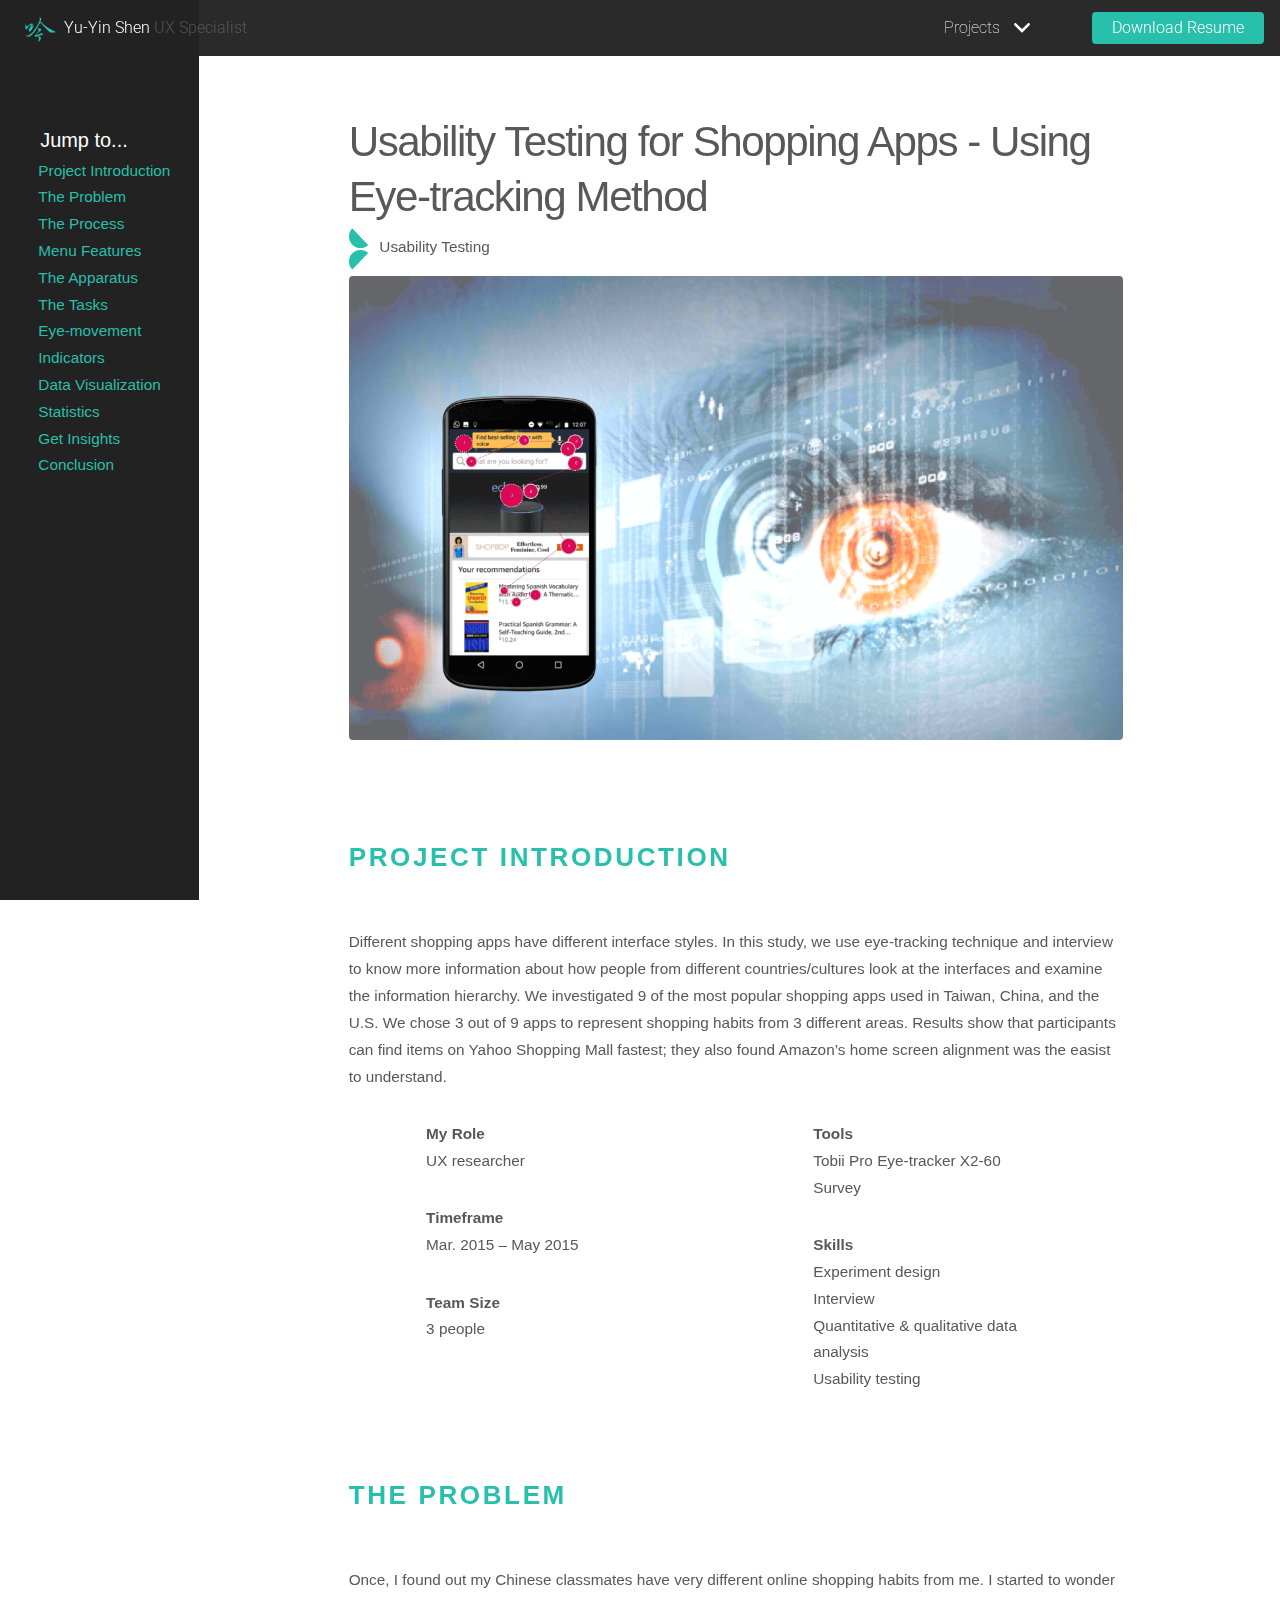
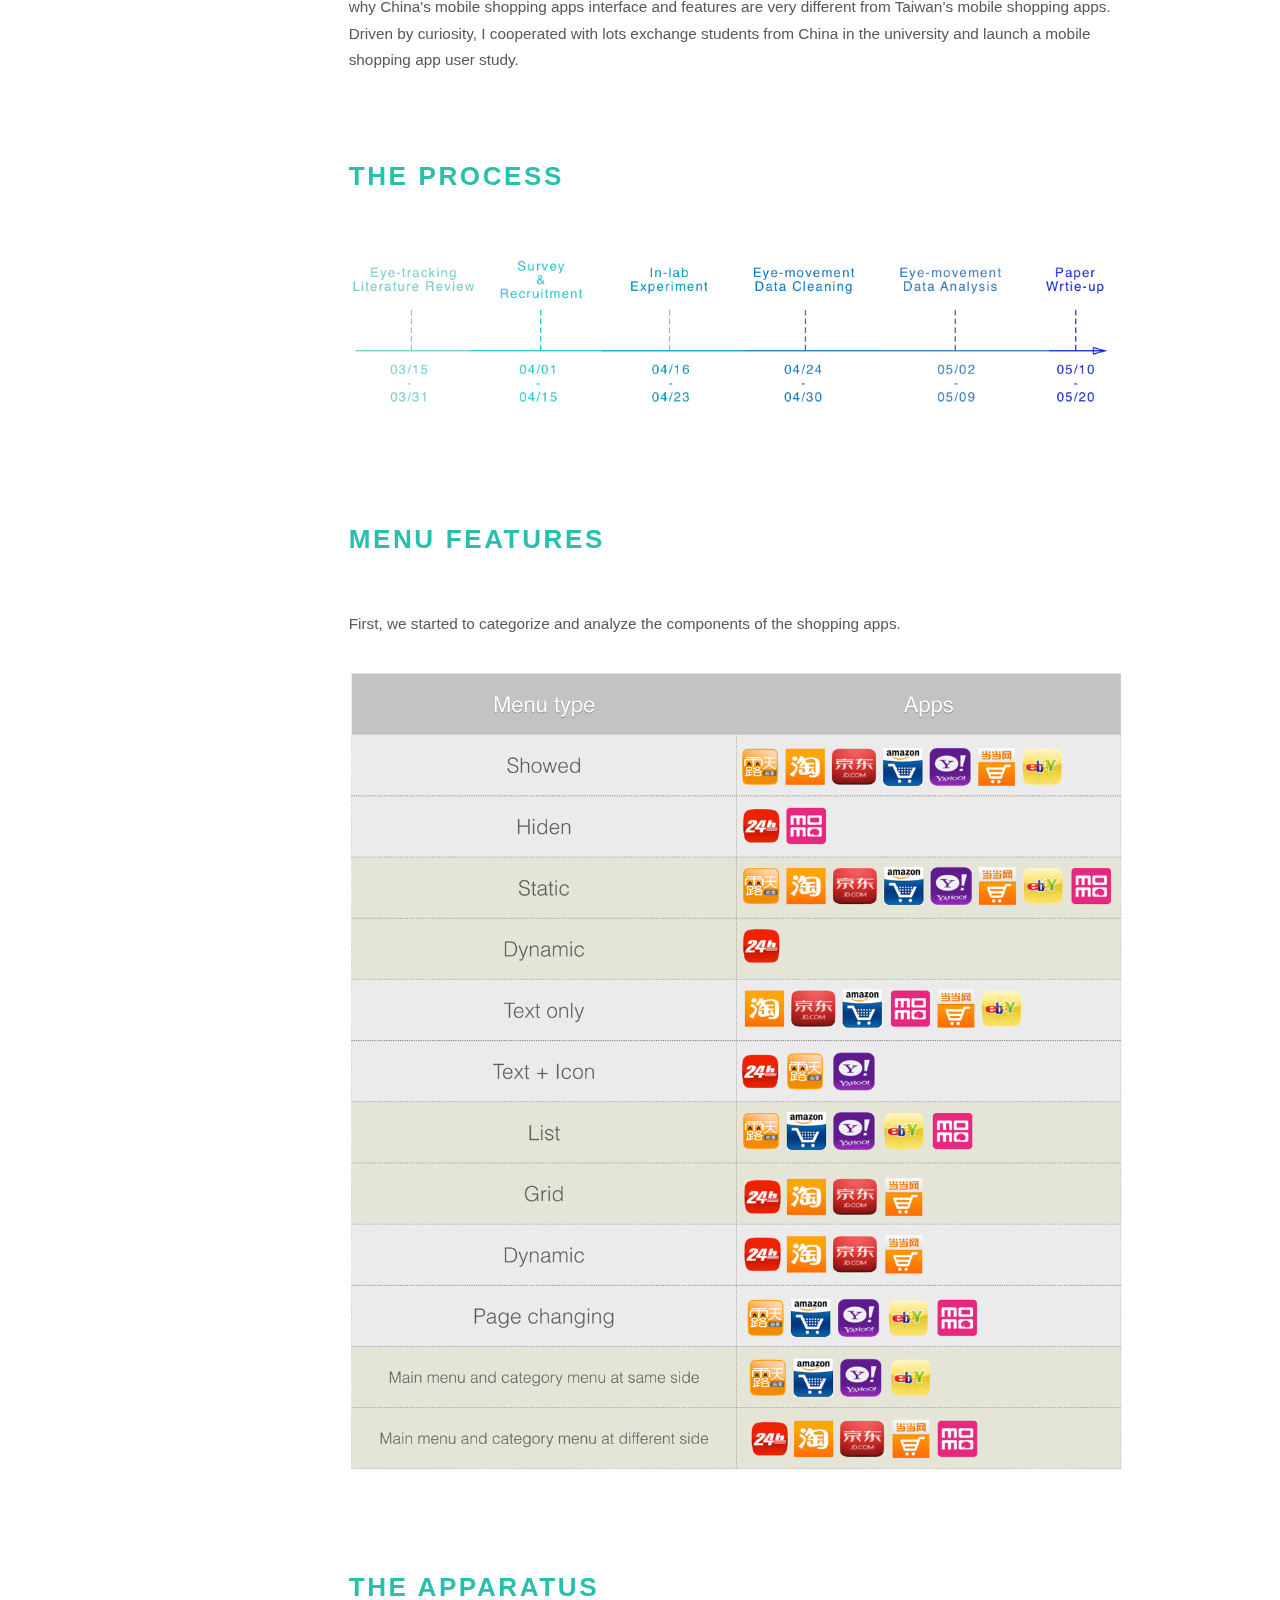
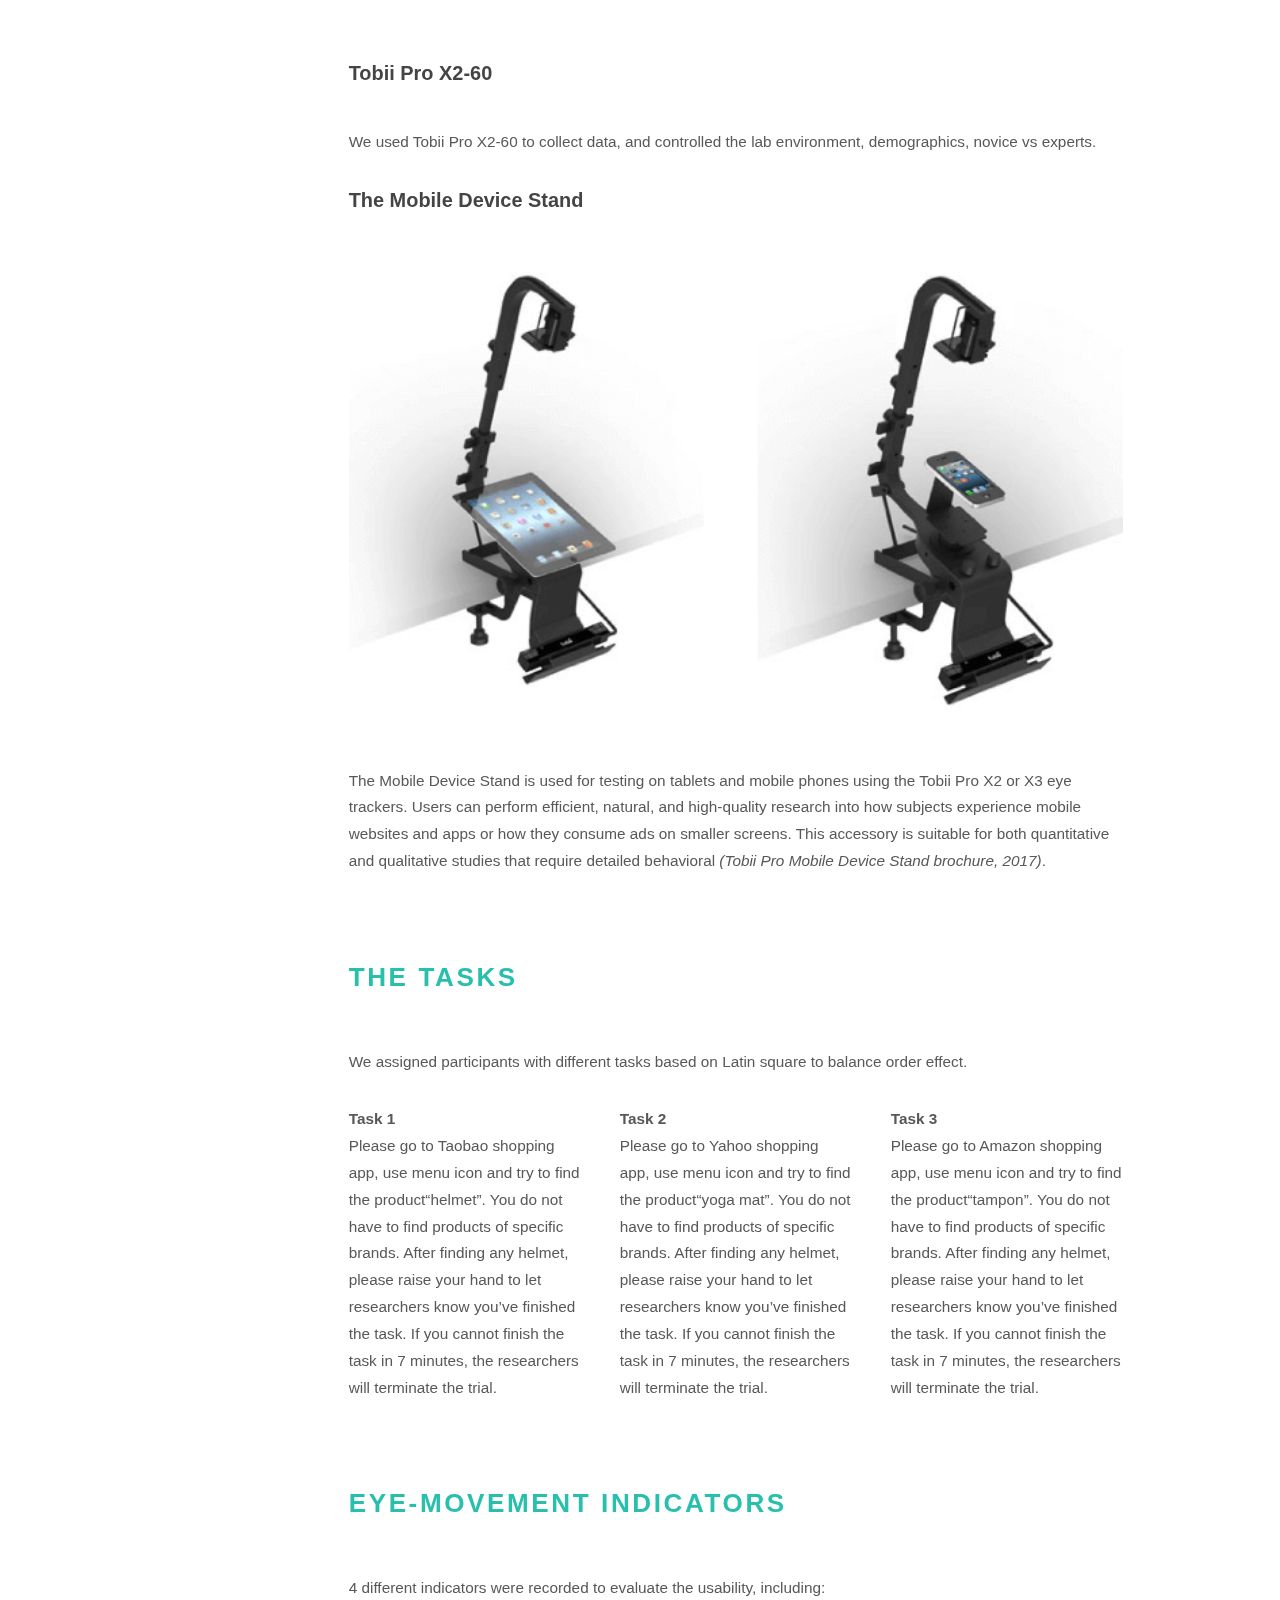
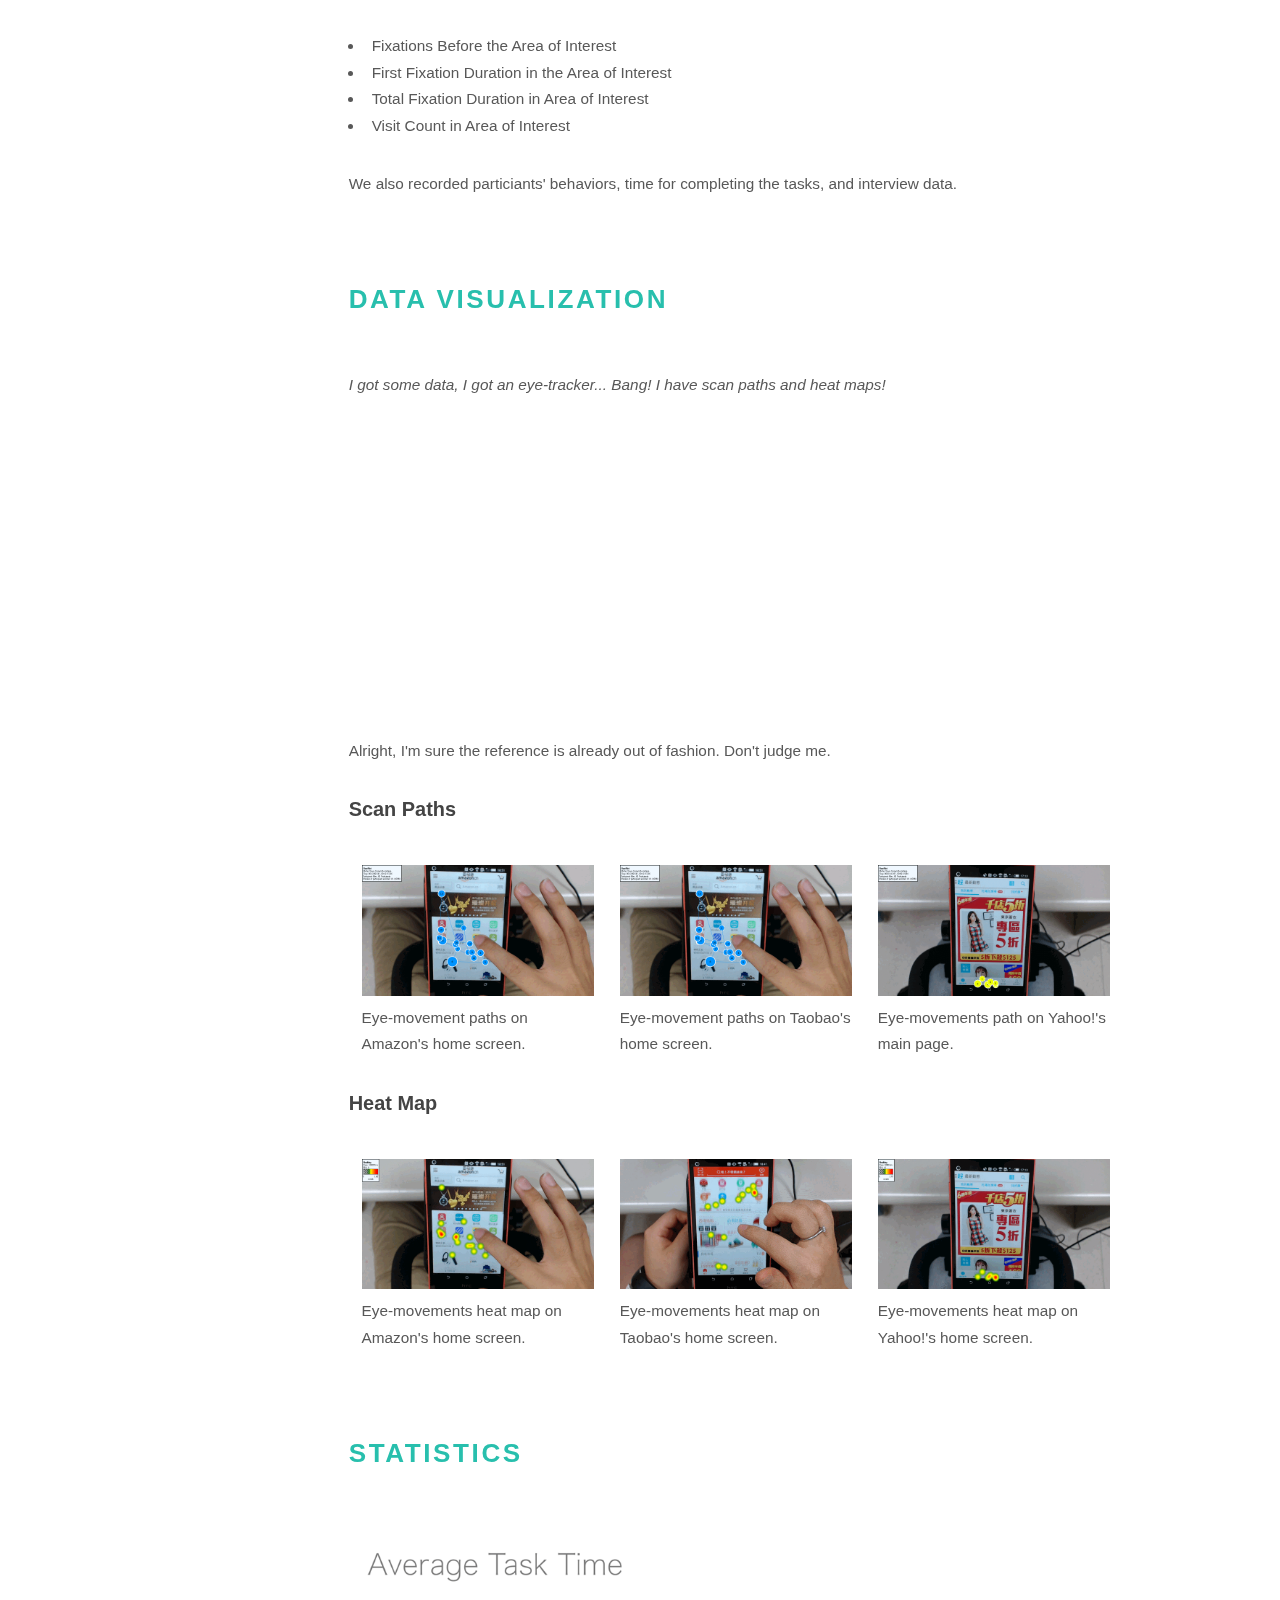
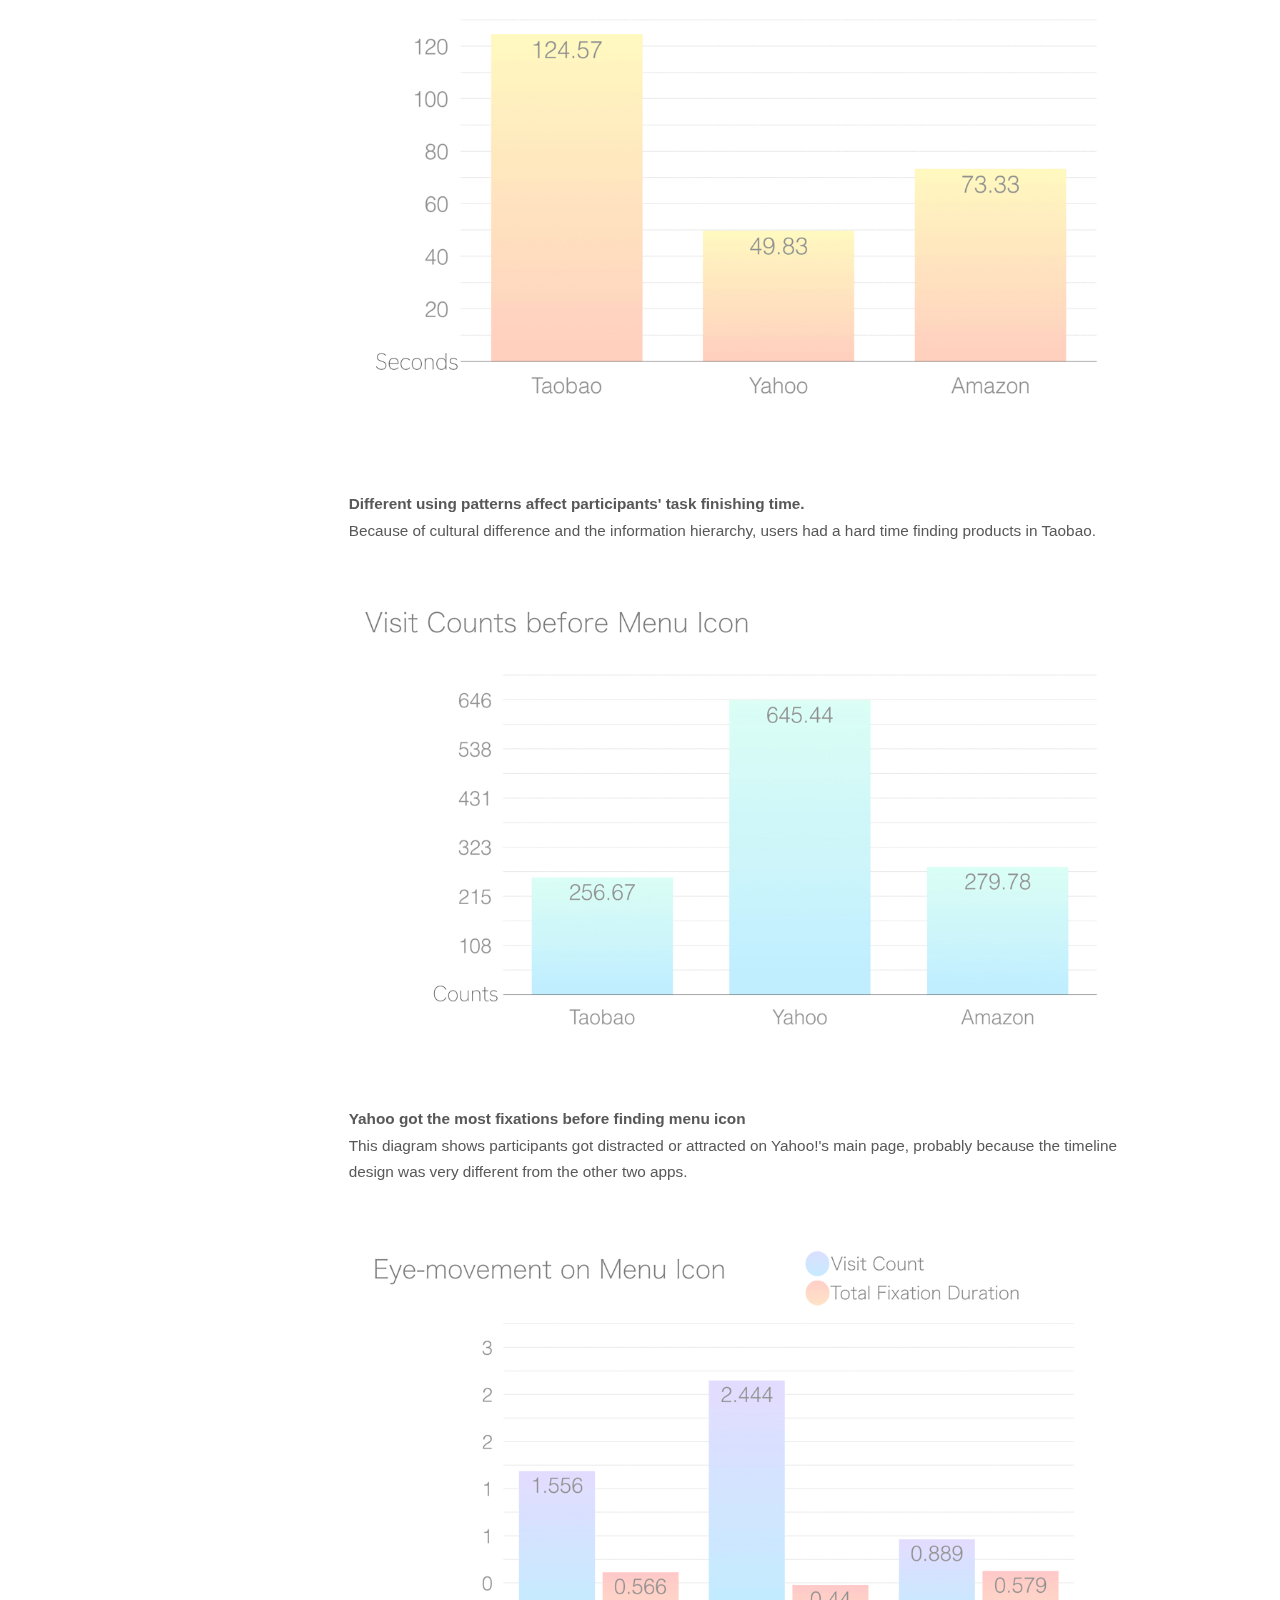
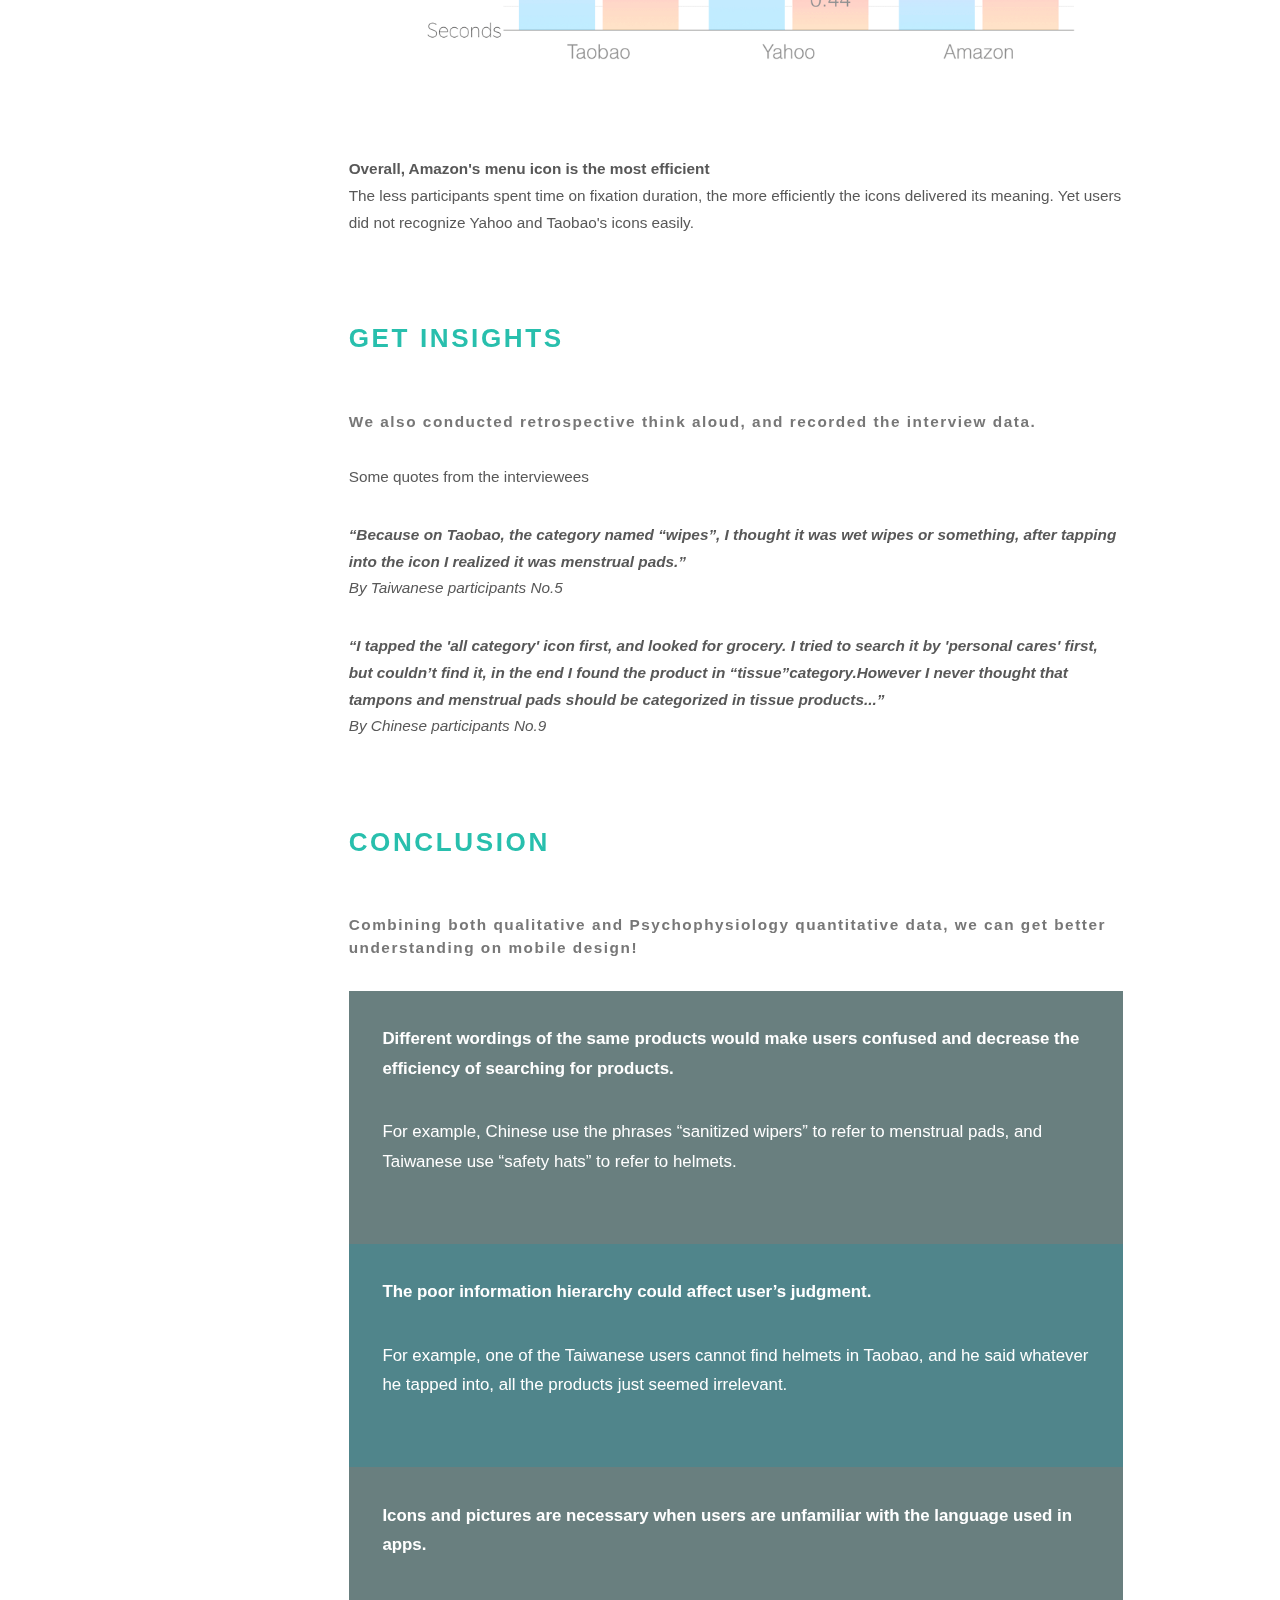
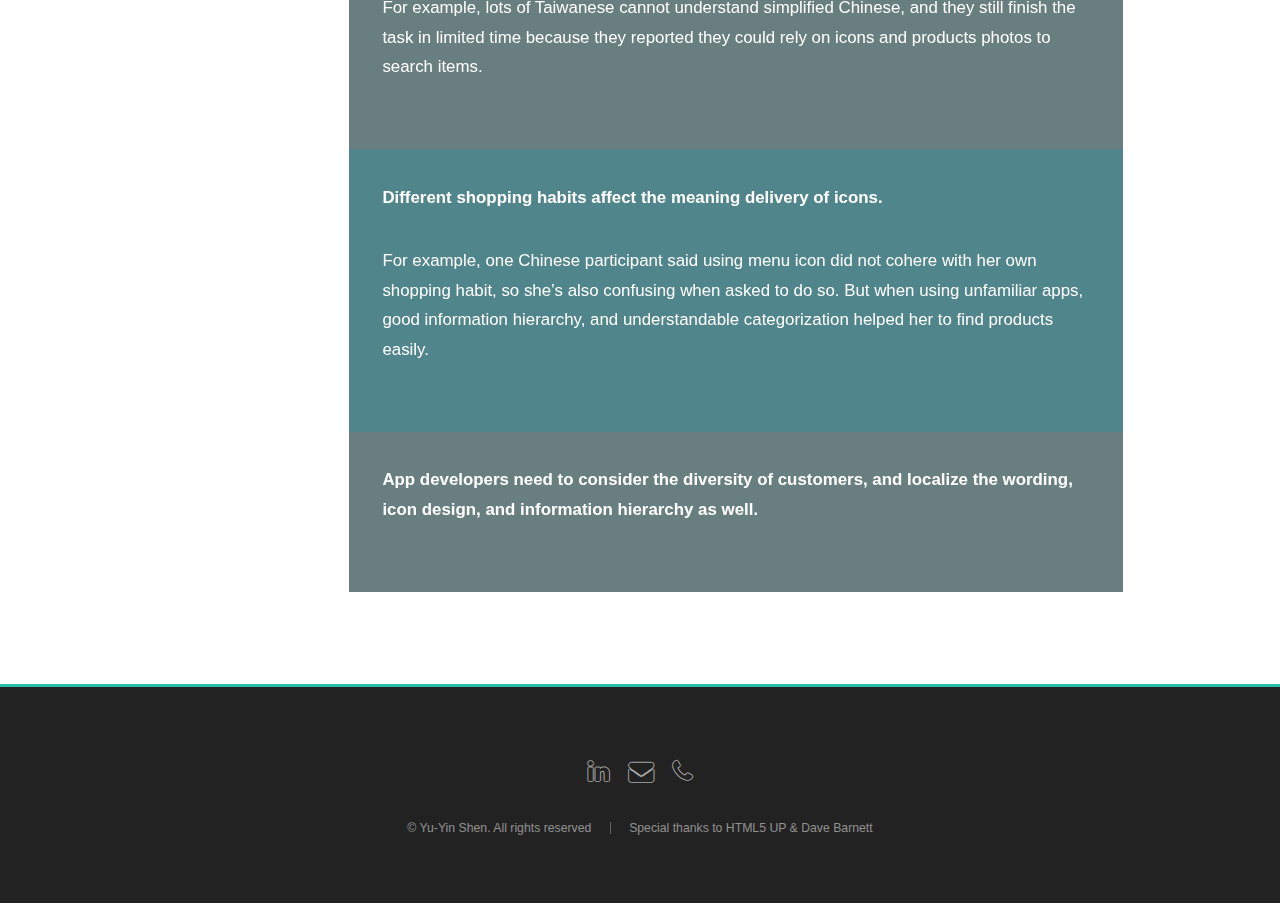
<file: Shopping.html>
<!DOCTYPE HTML>
<!--
	Phantom by HTML5 UP
	html5up.net | @ajlkn
	Free for personal and commercial use under the CCA 3.0 license (html5up.net/license)
-->
<html>
	<head>
		<title>UX Testing for Shopping Apps | Yu-Yin Shen</title>
		<meta charset="utf-8" />
		<meta name="viewport" content="width=device-width, initial-scale=1" />
		<!--[if lte IE 8]><script src="/assets/js/ie/html5shiv.js"></script><![endif]-->
		<link rel="stylesheet" href="assets/css/shared.css" />
		<link rel="stylesheet" href="assets/css/projects.css" />
		<!--[if lte IE 9]><link rel="stylesheet" href="assets/css/projects-ie9.css" /><![endif]-->
		<!--[if lte IE 8]><link rel="stylesheet" href="assets/css/projects-ie8.css" /><![endif]-->

		<!-- favicon -->
		<link rel="apple-touch-icon" sizes="180x180" href="apple-touch-icon.png">
		<link rel="icon" type="image/png" sizes="32x32" href="favicon-32x32.png">
		<link rel="icon" type="image/png" sizes="16x16" href="favicon-16x16.png">
		<link rel="manifest" href="manifest.json">
		<link rel="mask-icon" href="safari-pinned-tab.svg" color="#5bbad5">
		<meta name="theme-color" content="#333333">
	</head>
	<body class="project">
		<!-- Wrapper -->
			<div id="page-wrapper">


			<!-- Header -->
				<header id="header">
					<h1 id="logo">
						<a href="index.html">
							<span class="symbol"><img src="images/logo.svg" alt="logo" /></span>
							<span>Yu-Yin Shen</span>
							<span class="subtitle">UX Specialist</span>
						</a>
					</h1>
					<nav id="nav">
						<ul>
							<!--<li><a href="index.html">Home</a></li>-->
							<li>
								<a href="#">Projects</a>
								<ul>
									<li><a href="Juvo.html">AthleteJuvo</a></li>
									<li><a href="AADL.html">AADL - Ticketing System Redesign</a></li>
									<li><a href="StreamingAds.html">Mobile Streaming Ads</a></li>
									<li><a href="Shopping.html">UX Testing for Shopping Apps</a></li>
									<li><a href="OutPerform.html">OutPerform</a></li>
									<li><a href="Lonely.html">Lonely No More</a></li>
									<li><a href="CW.html">CommonWealth</a></li>
								</ul>
							</li>
							<li><a href="YuYinShen_resume.pdf" target="_blank" class="button special">Download Resume</a></li>
						</ul>
					</nav>
				</header>

				<!-- Main -->
					<div id="main">
						<div class="project-nav-icon icon fa-hand-o-down"></div>
						<div class="project-nav"></div>
						<div class="inner">
							<div class="project-title">
								<h1>Usability Testing for Shopping Apps - Using Eye-tracking Method</h1>
								<div class="project-type">Usability Testing</div>
							</div>
							<div class="credits">
								
							</div>
							<span class="image main"><img src="images/Shopping_banner.png" alt="" /></span>
							<h2>Project Introduction</h2>
							<p>Different shopping apps have different interface styles. In this study, we use eye-tracking technique and interview to know more information about how people from different countries/cultures look at the interfaces and examine the information hierarchy. We investigated 9 of the most popular shopping apps used in Taiwan, China, and the U.S. We chose 3 out of 9 apps to represent shopping habits from 3 different areas. Results show that participants can find items on Yahoo Shopping Mall fastest; they also found Amazon’s home screen alignment was the easist to understand.</p>

							<div class="columns project-intro">
								<div class="caption caption-1">
									<p><b>My Role</b> </br>UX researcher</p>
									<p><b>Timeframe</b> </br>Mar. 2015 – May 2015</p>
									<p><b>Team Size</b> </br>3 people</p>
								</div>
								<div class="caption caption-2">
									<p><b>Tools</b></br>Tobii Pro Eye-tracker X2-60</br>Survey</p>
									<p><b>Skills</b></br>Experiment design</br>Interview</br>Quantitative & qualitative data analysis</br>Usability testing</p>
								</div>
							</div>


							<h2>The Problem</h2>
							<p>Once, I found out my Chinese classmates have very different online shopping habits from me. I started to wonder why China's mobile shopping apps interface and features are very different from Taiwan’s mobile shopping apps. Driven by curiosity, I cooperated with lots exchange students from China in the university and launch a mobile shopping app user study.</p>
							<h2>The Process</h2>
							<img class="image main" src="images/Shopping_process.png" alt="" />

							<h2>Menu Features</h2>
							<p>First, we started to categorize and analyze the components of the shopping apps.</p>
							<img class="image main" src="images/Shopping_table.png" alt="" />

							<h2>The Apparatus</h2>
							<h3>Tobii Pro X2-60</h3>
							<p>We used Tobii Pro X2-60 to collect data, and controlled the lab environment, demographics, novice vs experts.</p>
							<h3>The Mobile Device Stand</h3>
							<img class="image main" src="images/Shopping_tobii.png" alt="" />
							<p>The Mobile Device Stand is used for testing on tablets and mobile phones using the Tobii Pro X2 or X3 eye trackers. Users can perform efficient, natural, and high-quality research into how subjects experience mobile websites and apps or how they consume ads on smaller screens. This accessory is suitable for both quantitative and qualitative studies that require detailed behavioral <i>(Tobii Pro Mobile Device Stand brochure, 2017)</i>.</p>

							<h2>The Tasks</h2>
							<p>We assigned participants with different tasks based on Latin square to balance order effect.</p>
							<div class="columns">
								<div class="caption caption-1">
									<div class="caption-title">Task 1</div>
									<p>Please go to Taobao shopping app, use menu icon and try to find the product“helmet”. You do not have to find products of specific brands. After finding any helmet, please raise your hand to let researchers know you’ve finished the task. If you cannot finish the task in 7 minutes, the researchers will terminate the trial.</p>
								</div>
								<div class="caption caption-2">
									<div class="caption-title">Task 2</div>
									<p>Please go to Yahoo shopping app, use menu icon and try to find the product“yoga mat”. You do not have to find products of specific brands. After finding any helmet, please raise your hand to let researchers know you’ve finished the task. If you cannot finish the task in 7 minutes, the researchers will terminate the trial.</p>
								</div>
								<div class="caption caption-3">
									<div class="caption-title">Task 3</div>
									<p>Please go to Amazon shopping app, use menu icon and try to find the product“tampon”. You do not have to find products of specific brands. After finding any helmet, please raise your hand to let researchers know you’ve finished the task. If you cannot finish the task in 7 minutes, the researchers will terminate the trial.</p>
								</div>
							</div>

							<h2>Eye-movement Indicators</h2>
							<p>4 different indicators were recorded to evaluate the usability, including:</p>
							<ul>
								<li>Fixations Before the Area of Interest</li>
								<li>First Fixation Duration in the Area of Interest</li>
								<li>Total Fixation Duration in Area of Interest</li>
								<li>Visit Count in Area of Interest</li>
							</ul>
							<p>We also recorded particiants' behaviors, time for completing the tasks, and interview data.</p>

							<h2>Data Visualization</h2>
							<p><i>I got some data, I got an eye-tracker... Bang! I have scan paths and heat maps!</i></p>
							<iframe width="75%" height="300" src="https://www.youtube.com/embed/0E00Zuayv9Q" frameborder="0" allow="autoplay; encrypted-media" allowfullscreen></iframe>
							<p>Alright, I'm sure the reference is already out of fashion. Don't judge me.</p>
							<h3>Scan Paths</h3>
							

							<div class="columns project-intro">
								<div class="caption caption-1">
									<div class="caption-title"></div>
									<img src="images/Shopping_path1.png" alt="description"></img>
									<p>Eye-movement paths on Amazon's home screen.</p>
								</div>
								<div class="caption caption-2">
									<div class="caption-title"></div>
									<img src="images/Shopping_path1.png" alt="description"></img>
									<p>Eye-movement paths on Taobao's home screen.</p>
								</div>

								<div class="caption caption-3">
									<div class="caption-title"></div>
									<img src="images/Shopping_path3.png" alt="description"></img>
									<p>Eye-movements path on Yahoo!'s main page.</p>
								</div>
							</div>
							<h3>Heat Map</h3>
							<div class="columns project-intro">
								<div class="caption caption-3">
									<div class="caption-title"></div>
									<img src="images/Shopping_heat1.png" alt="description"></img>
									<p>Eye-movements heat map on Amazon's home screen.</p>
								</div>
								<div class="caption caption-3">
									<div class="caption-title"></div>
									<img src="images/Shopping_heat2.png" alt="description"></img>
									<p>Eye-movements heat map on Taobao's home screen.</p>
								</div>
								<div class="caption caption-3">
									<div class="caption-title"></div>
									<img src="images/Shopping_heat3.png" alt="description"></img>
									<p>Eye-movements heat map on Yahoo!'s home screen.</p>
								</div>
							</div>

							<h2>Statistics</h2>
							
							<img class="image main" src="images/Shopping_avgtime.png" alt="" /><p><b>Different using patterns affect participants' task finishing time.</b></br>Because of cultural difference and the information hierarchy, users had a hard time finding products in Taobao.</p>

							<img class="image main" src="images/Shopping_VC.png" alt="" /><p><b>Yahoo got the most fixations before finding menu icon</b></br>This diagram shows participants got distracted or attracted on Yahoo!'s main page, probably because the timeline design was very different from the other two apps.</p>

							<img class="image main" src="images/Shopping_staall.png" alt="" /><p><b>Overall, Amazon's menu icon is the most efficient</b></br>The less participants spent time on fixation duration, the more efficiently the icons delivered its meaning. Yet users did not recognize Yahoo and Taobao's icons easily.</p>

							<h2>Get Insights</h2>
							<h4>We also conducted retrospective think aloud, and recorded the interview data.</h4>
							<p>Some quotes from the interviewees</p>
							
									<p><i><b>“Because on Taobao, the category named “wipes”, I thought it was wet wipes or something, after tapping into the icon I realized it was menstrual pads.”</b></br>By Taiwanese participants No.5</i></p>
							
						
									<p><i><b>“I tapped the 'all category' icon first, and looked for grocery. I tried to search it by 'personal cares' first, but couldn’t find it, in the end I found the product in “tissue”category.However I never thought that tampons and menstrual pads should be categorized in tissue products...”</b></br>By Chinese participants No.9</i></p>
								
					

							<h2 id="section8">Conclusion</h2>
							<h4>Combining both qualitative and Psychophysiology quantitative data, we can get better understanding on mobile design!</h4>

							<div class="columns columns-fixed columns-vertical">
								<div class="content-box">
									<p><b>Different wordings of the same products would make users confused and decrease the efficiency of searching for products.</b></p>
									<p>For example, Chinese use the phrases “sanitized wipers” to refer to menstrual pads, and Taiwanese use “safety hats” to refer to helmets.</p>
								</div>
								<div class="content-box">
									<p><b>The poor information hierarchy could affect user’s judgment.</b></p>
									<p>For example, one of the Taiwanese users cannot find helmets in Taobao, and he said whatever he tapped into, all the products just seemed irrelevant.</p>
								</div>
								<div class="content-box">
									<p><b>Icons and pictures are necessary when users are unfamiliar with the language used in apps.</b></p>
									<p>For example, lots of Taiwanese cannot understand simplified Chinese, and they still finish the task in limited time because they reported they could rely on icons and products photos to search items.</p>
								</div>
								<div class="content-box">
									<p><b>Different shopping habits affect the meaning delivery of icons.</b></p>
									<p>For example, one Chinese participant said using menu icon did not cohere with her own shopping habit, so she’s also confusing when asked to do so. But when using unfamiliar apps, good information hierarchy, and understandable categorization helped her to find products easily.</p>
								</div>
								<div class="content-box">
									<p><b>App developers need to consider the diversity of customers, and localize the wording, icon design, and information hierarchy as well.</b></p>
									<p></p>
								</div>
							</div>
			

			
						</div> <!-- inner -->
					</div> <!-- main -->

			<!-- Footer -->
			<footer id="footer">
				<ul class="icons">
					<li><a href="https://www.linkedin.com/in/yu-yin-shen/" class="icon alt fa-linkedin"><span class="label">LinkedIn</span></a></li>
					<li><a href="mailto:yuyshen@umich.edu?subject=Portfolio Inquiry" class="icon alt fa-envelope"><span class="label">Email</span></a></li>
					<li><a href="tel:7348829862" class="icon alt fa-phone"><span class="label">Phone</span></a></li>

				</ul>
				<ul class="copyright">
					<li>&copy; Yu-Yin Shen. All rights reserved</li><li>Special thanks to <a href="http://html5up.net">HTML5 UP</a> & <a href="http://barnett.cc/#">Dave Barnett</a></li>
				</ul>
			</footer>

		<!-- Scripts -->
			<script src="assets/js/jquery.min.js"></script>
			<script src="assets/js/jquery.scrolly.min.js"></script>
			<script src="assets/js/jquery.dropotron.min.js"></script>
			<script src="assets/js/jquery.scrollex.min.js"></script>
			<script src="assets/js/skel.min.js"></script>
			<script src="assets/js/util.js"></script>
			<!--[if lte IE 8]><script src="assets/js/ie/respond.min.js"></script><![endif]-->
			<script src="assets/js/main.js"></script>

	</body>
</html>
</file>
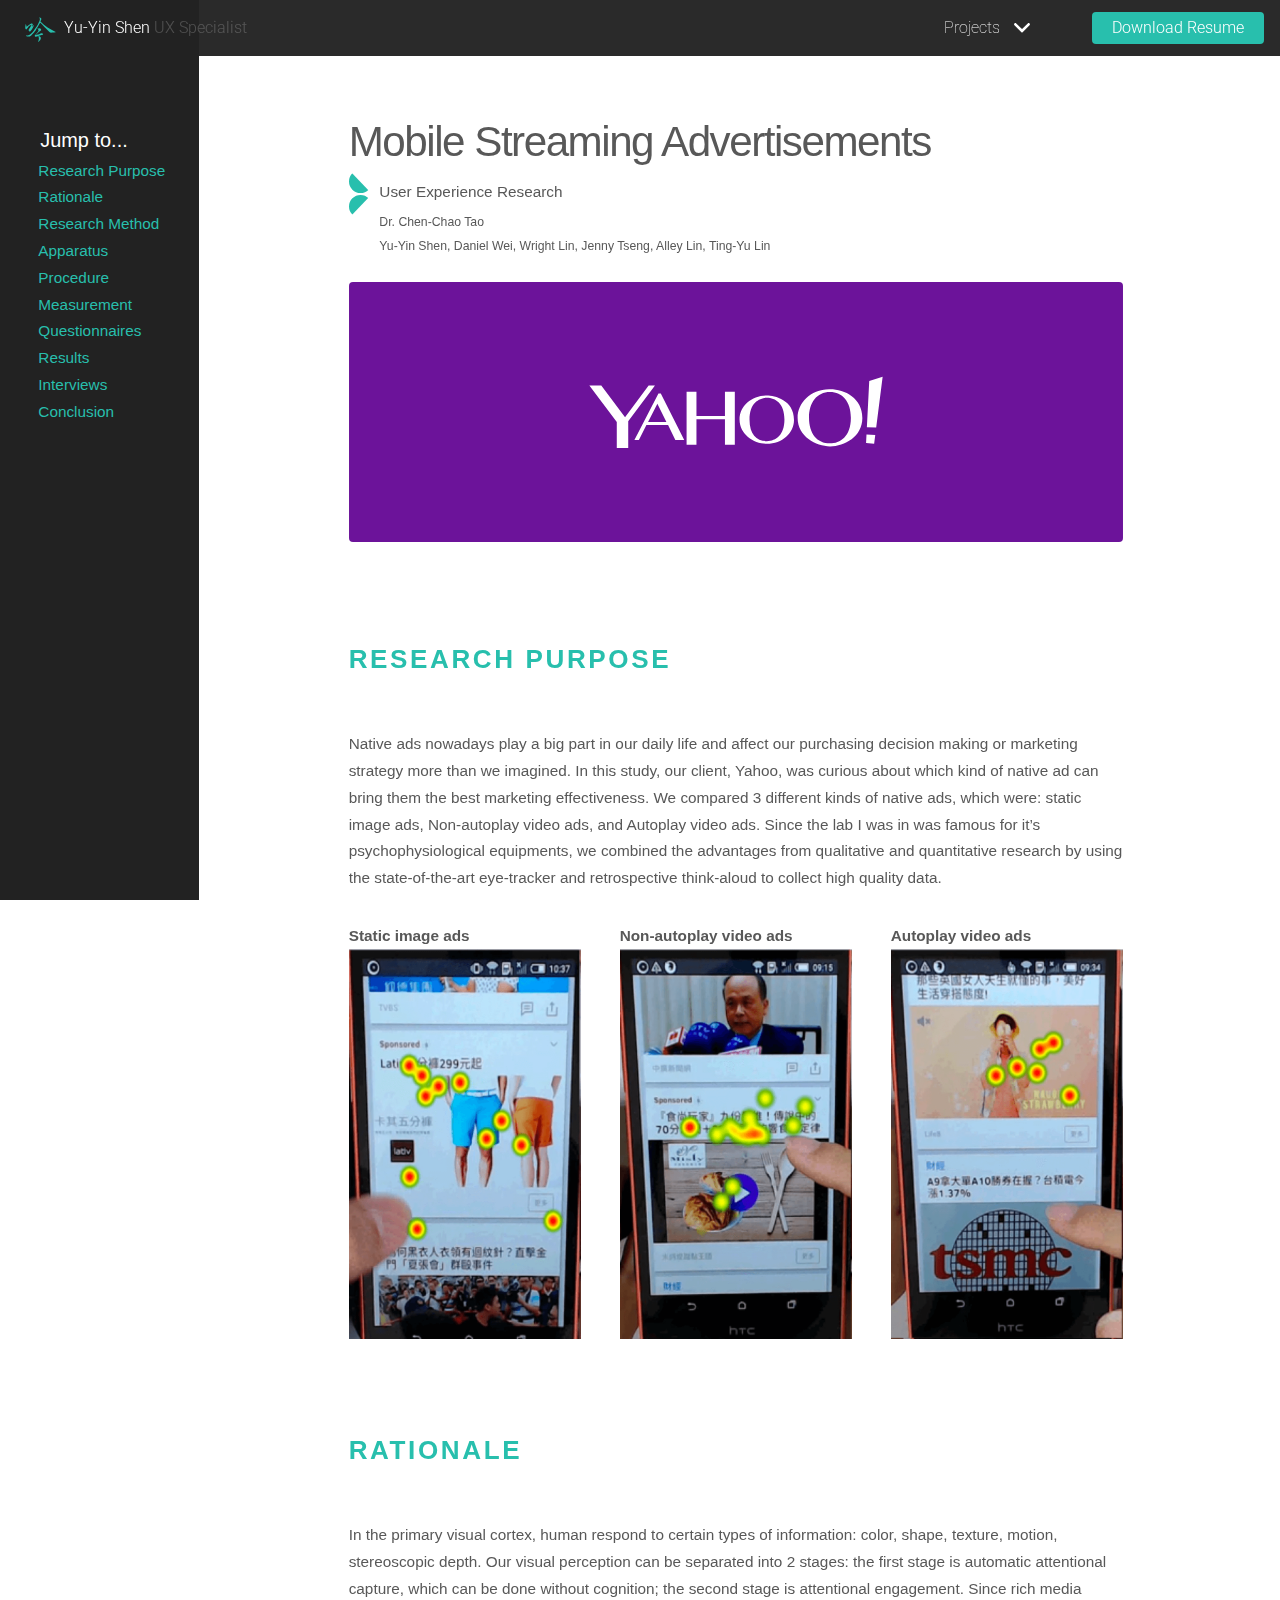
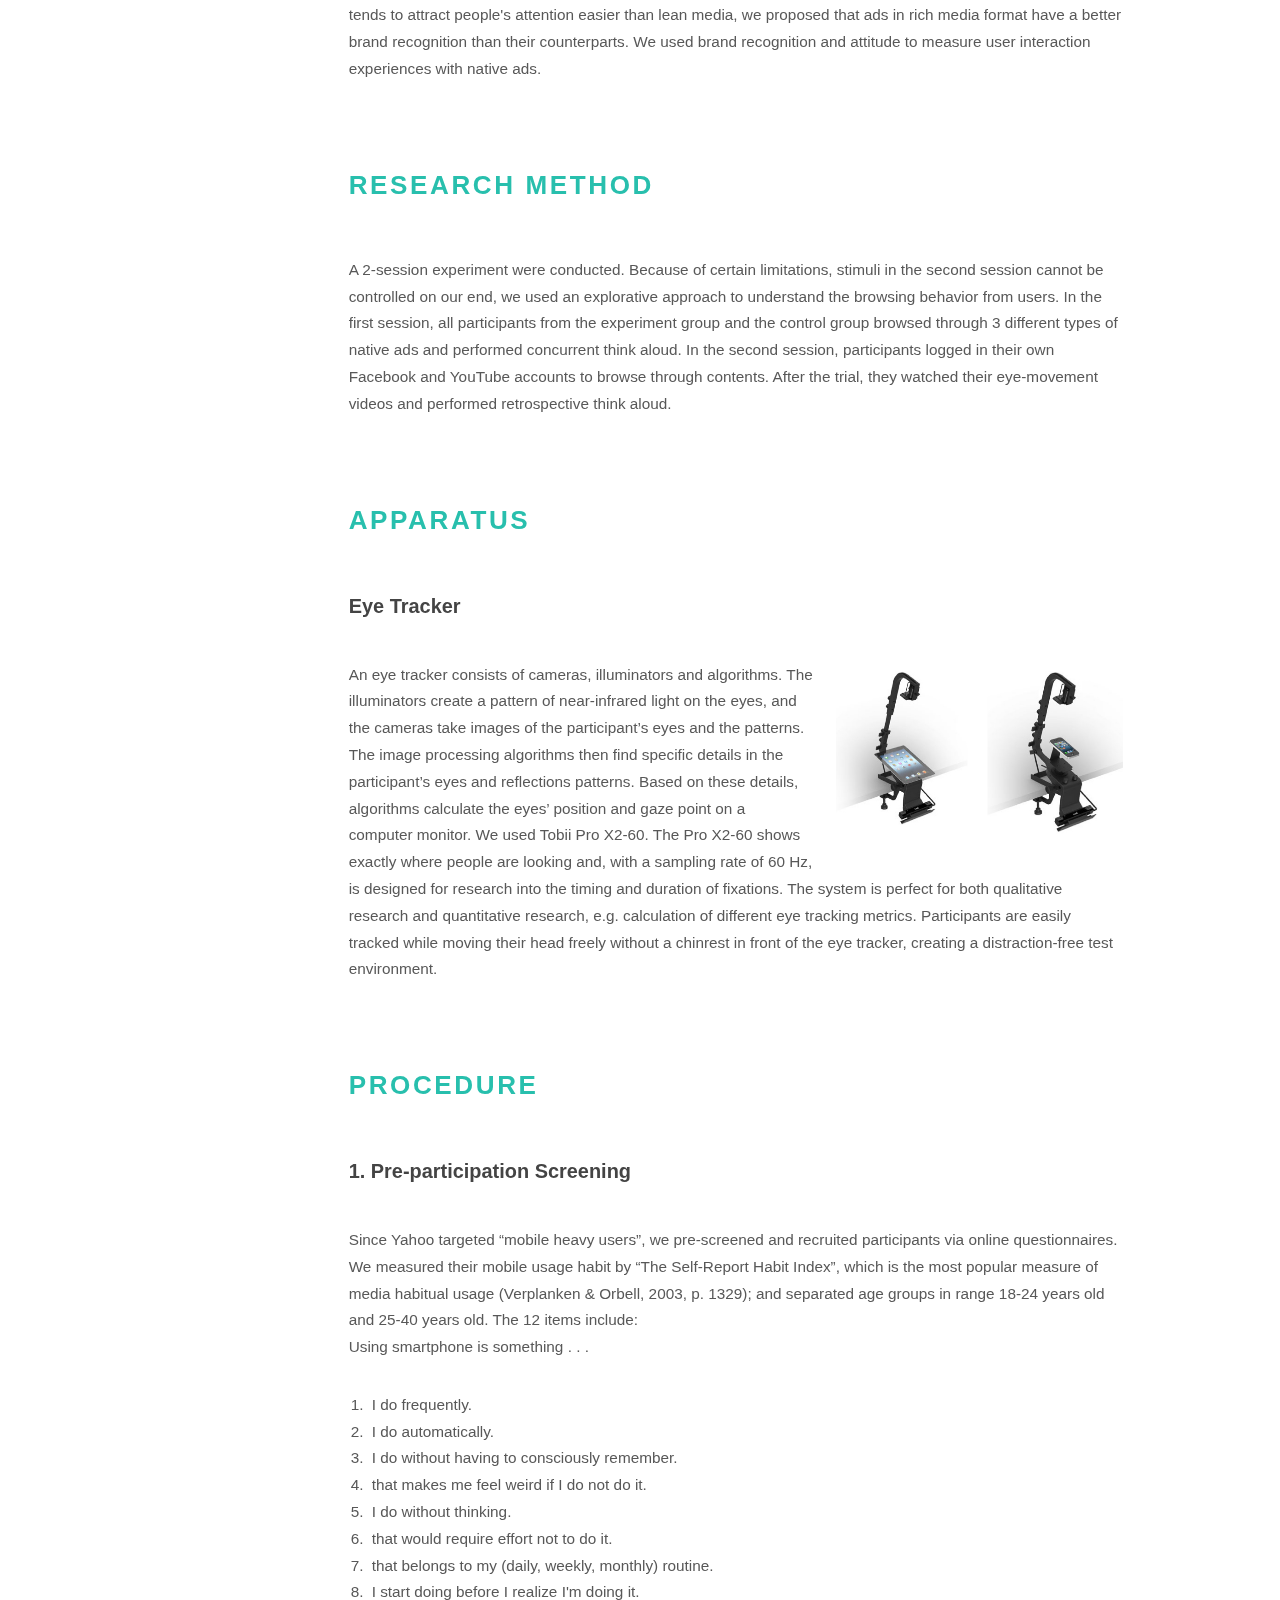
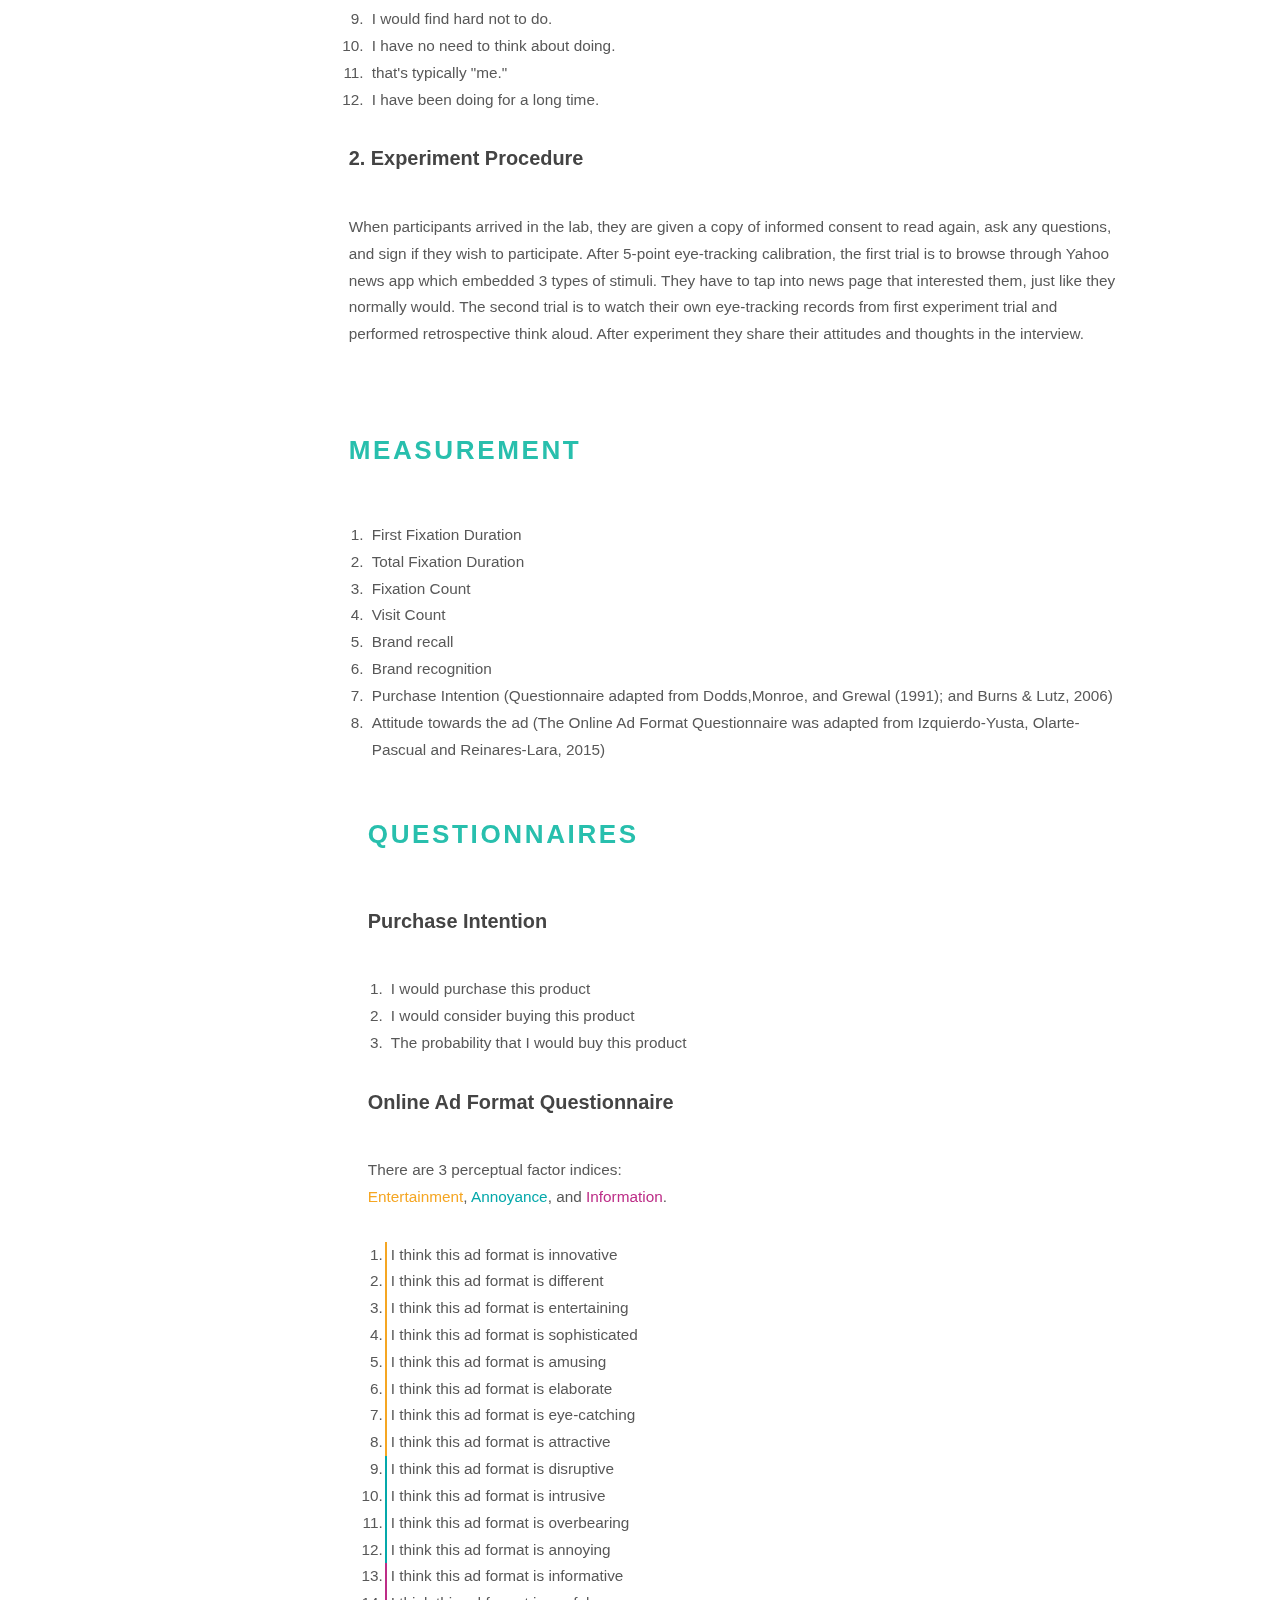
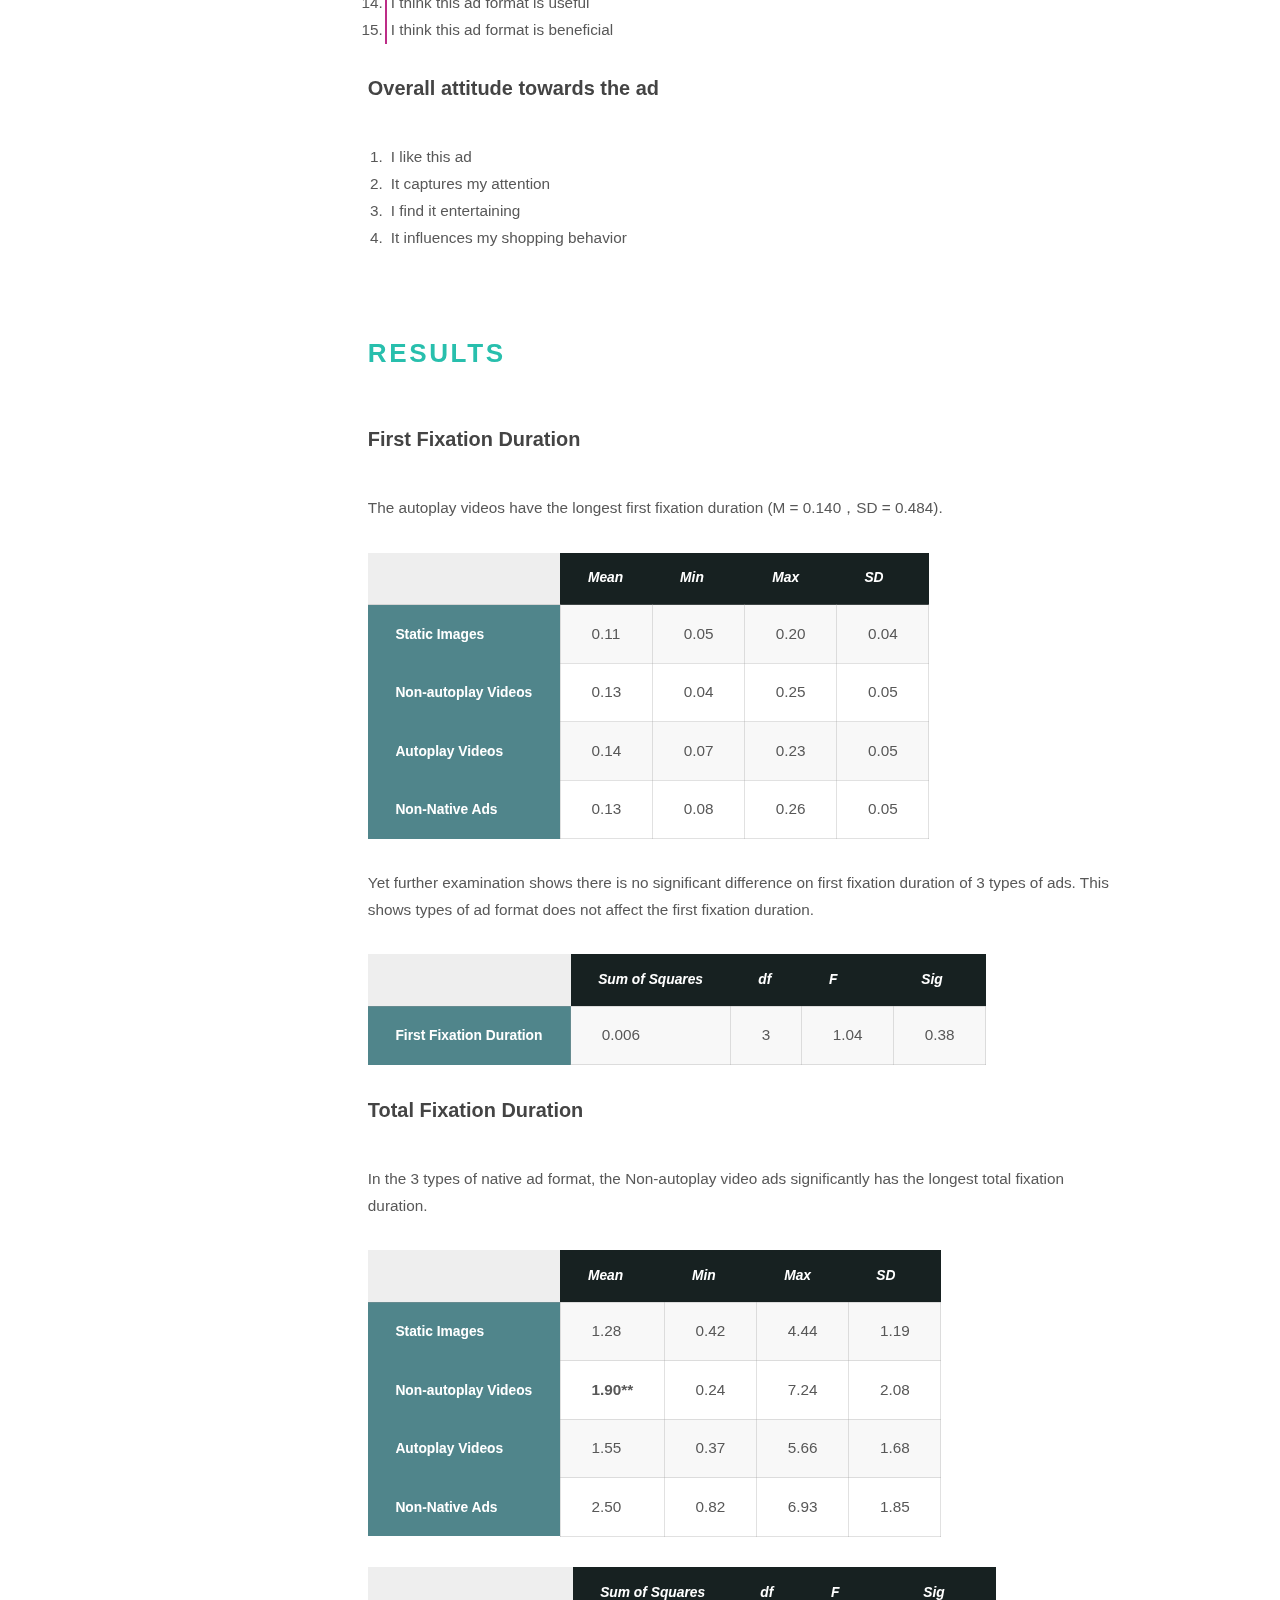
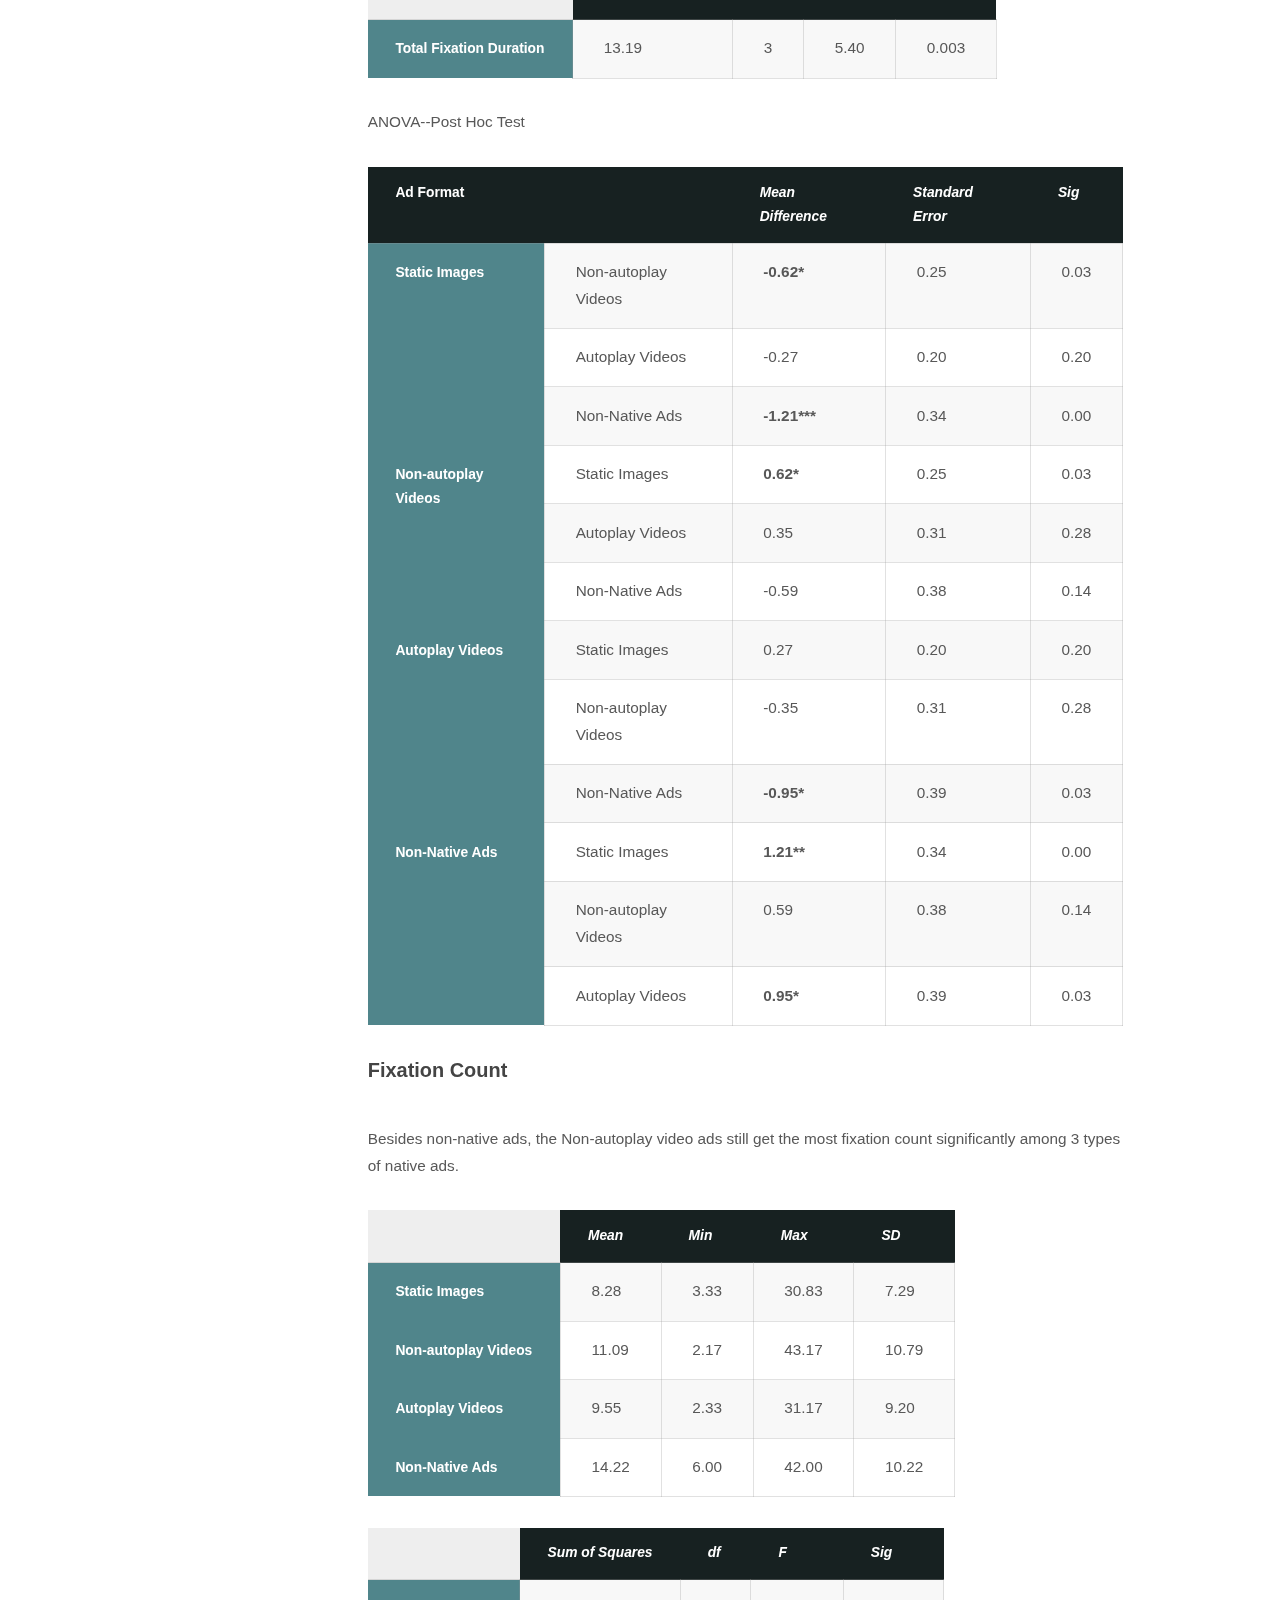
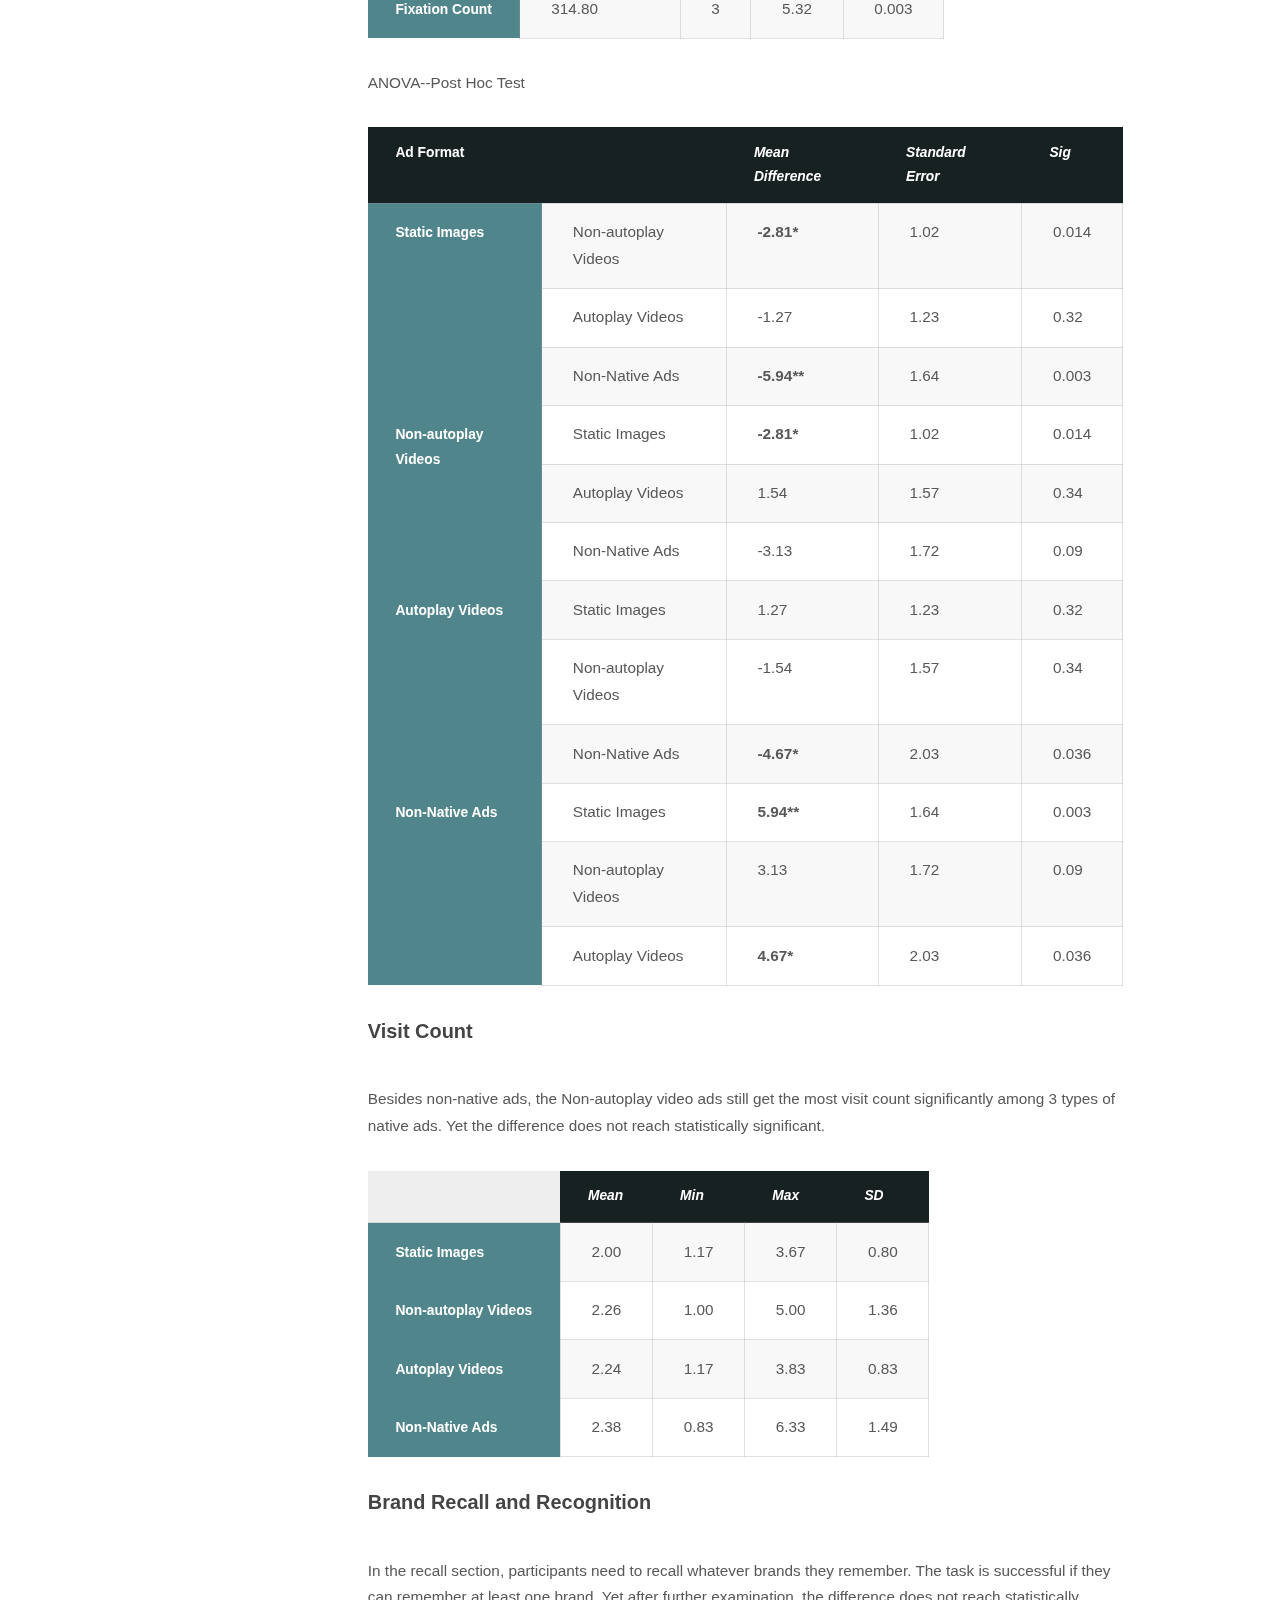
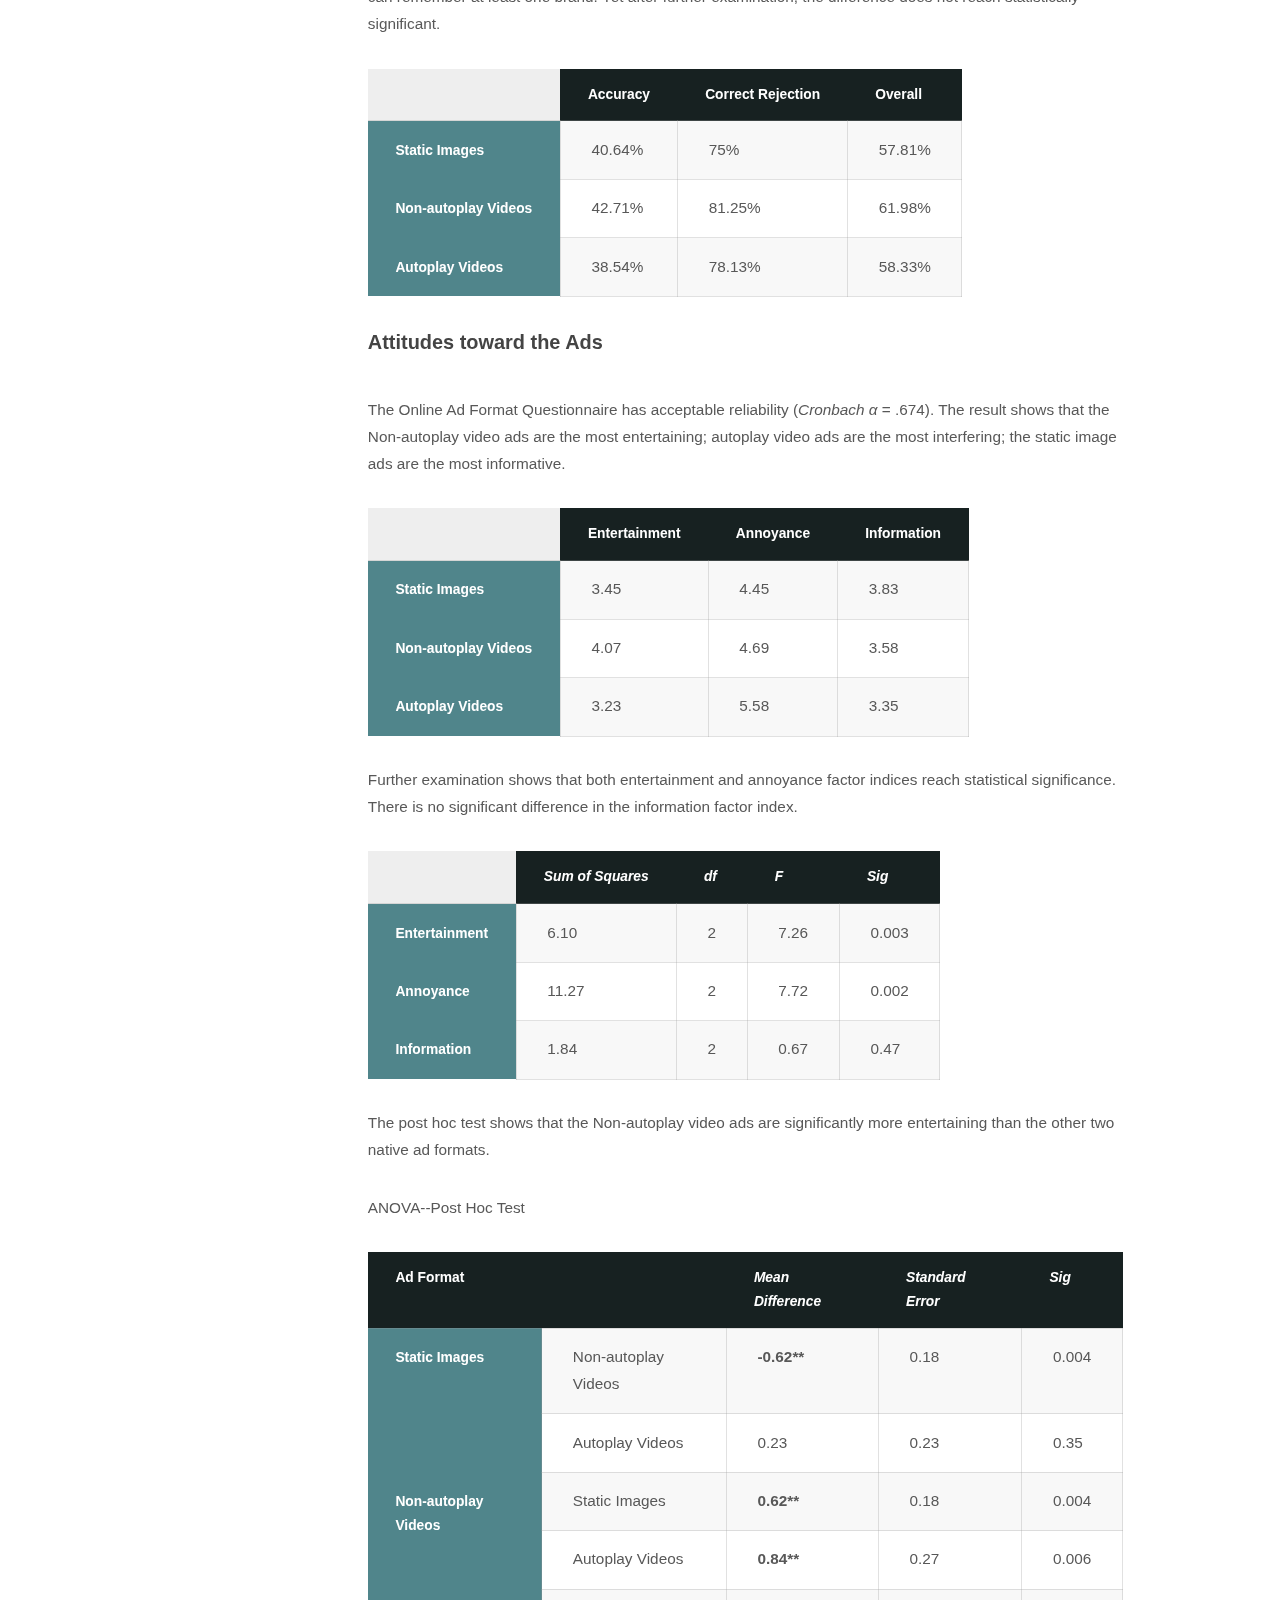
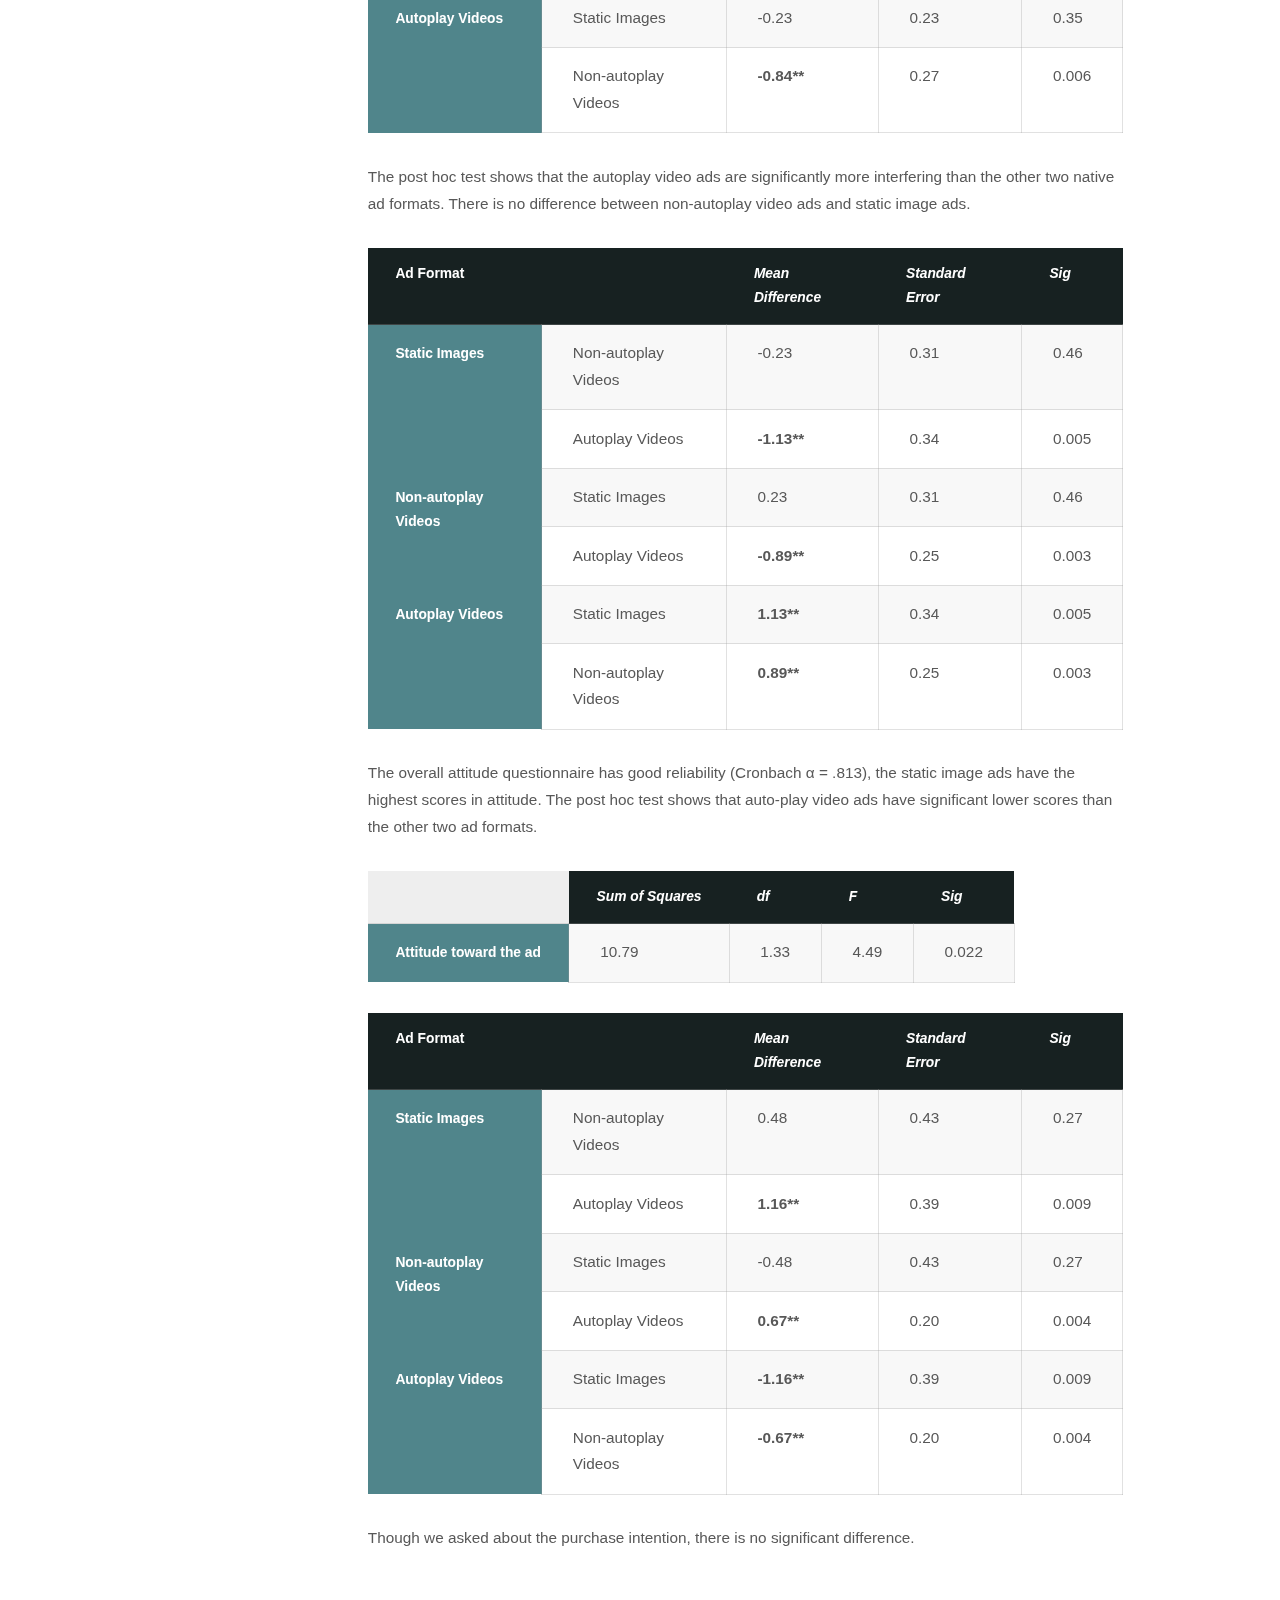
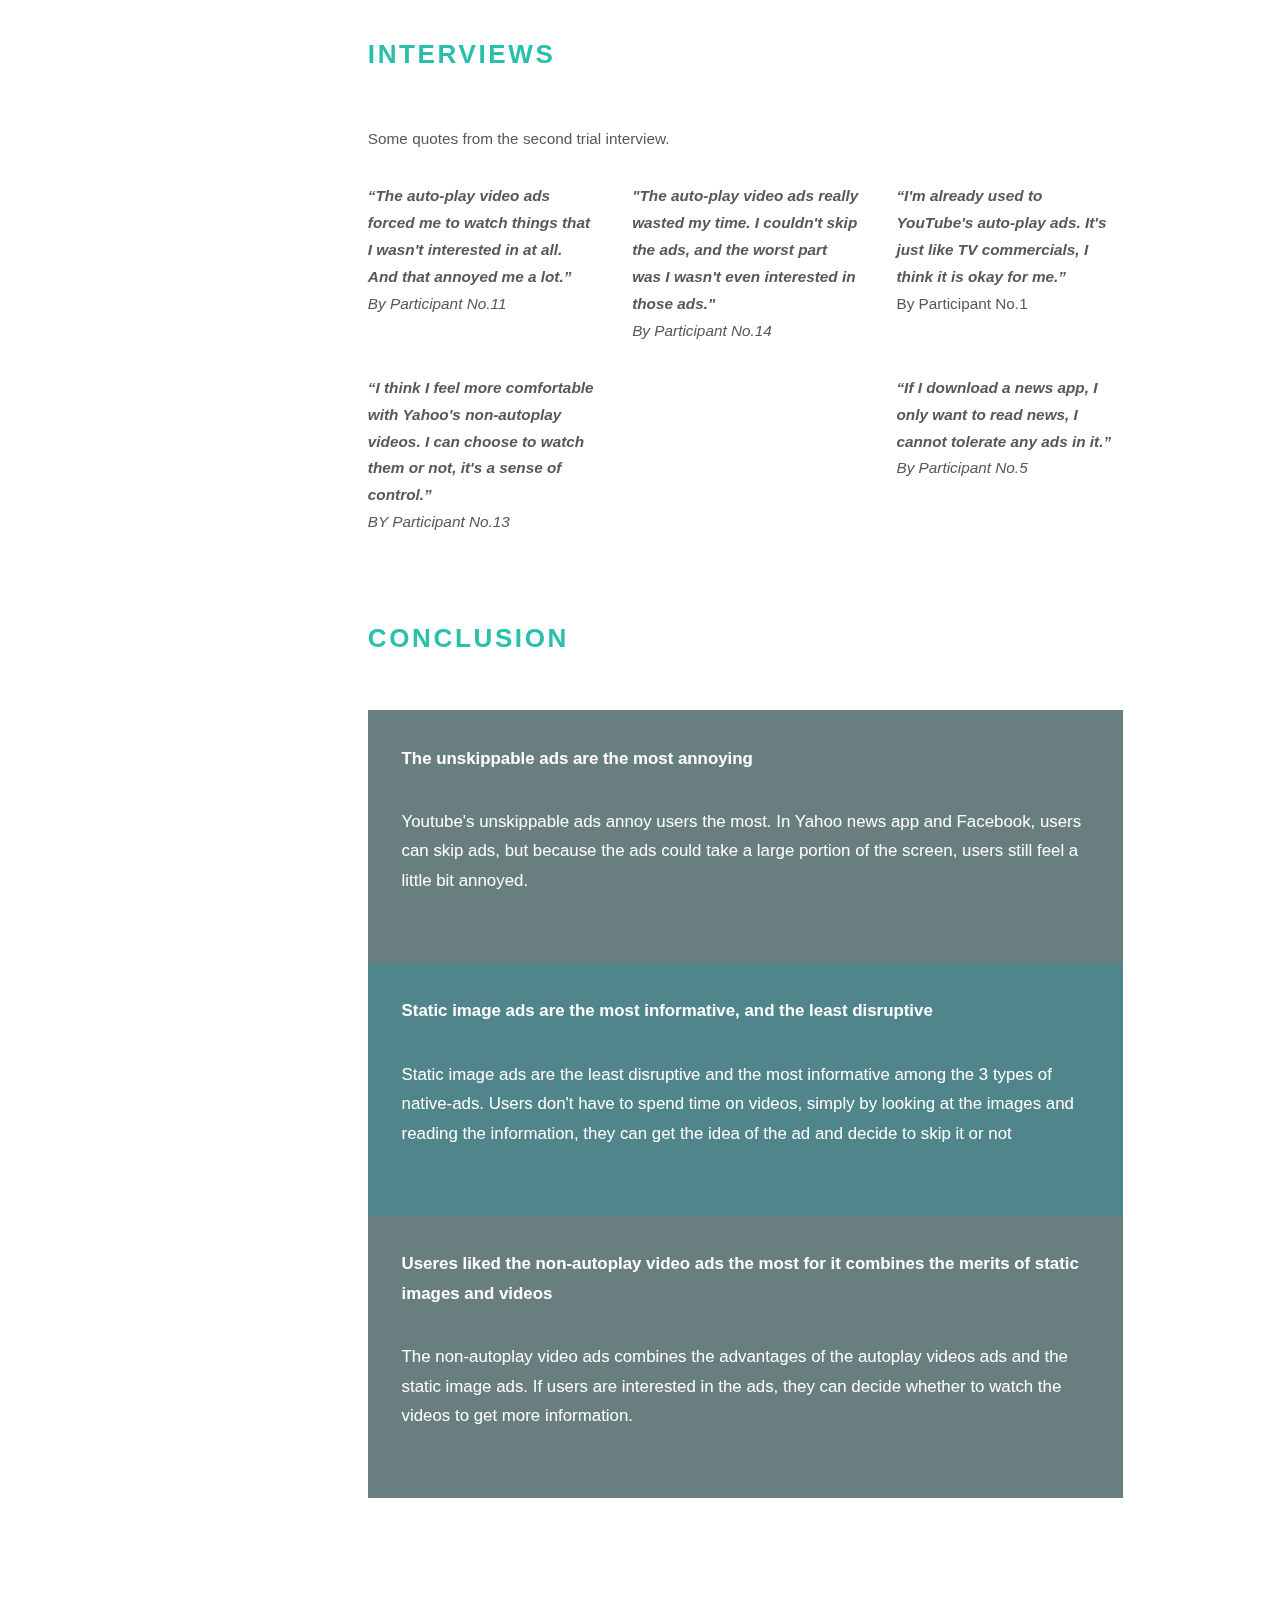
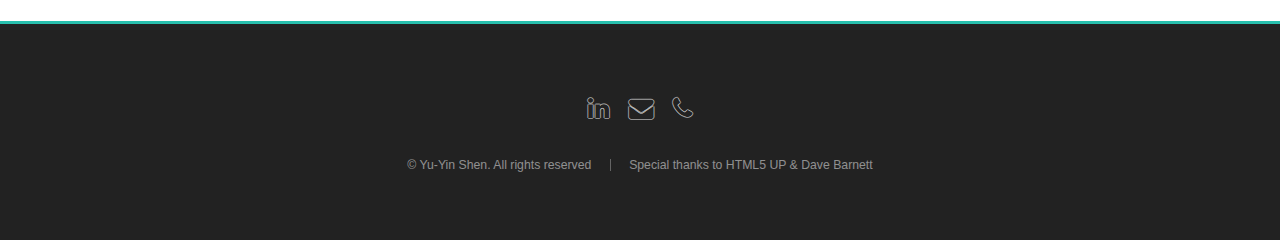
<file: StreamingAds.html>
<!DOCTYPE HTML>
<!--
	Phantom by HTML5 UP
	html5up.net | @ajlkn
	Free for personal and commercial use under the CCA 3.0 license (html5up.net/license)
-->
<html>
	<head>
		<title>Mobile Streaming Ads | Yu-Yin Shen</title>
		<meta charset="utf-8" />
		<meta name="viewport" content="width=device-width, initial-scale=1" />
		<!--[if lte IE 8]><script src="/assets/js/ie/html5shiv.js"></script><![endif]-->
		<link rel="stylesheet" href="assets/css/shared.css" />
		<link rel="stylesheet" href="assets/css/projects.css" />
		<!--[if lte IE 9]><link rel="stylesheet" href="assets/css/projects-ie9.css" /><![endif]-->
		<!--[if lte IE 8]><link rel="stylesheet" href="assets/css/projects-ie8.css" /><![endif]-->

		<!-- favicon -->
		<link rel="apple-touch-icon" sizes="180x180" href="apple-touch-icon.png">
		<link rel="icon" type="image/png" sizes="32x32" href="favicon-32x32.png">
		<link rel="icon" type="image/png" sizes="16x16" href="favicon-16x16.png">
		<link rel="manifest" href="manifest.json">
		<link rel="mask-icon" href="safari-pinned-tab.svg" color="#5bbad5">
		<meta name="theme-color" content="#333333">
	</head>
	<body class="project">
		<!-- Wrapper -->
			<div id="page-wrapper">


			<!-- Header -->
				<header id="header">
					<h1 id="logo">
						<a href="index.html">
							<span class="symbol"><img src="images/logo.svg" alt="logo" /></span>
							<span>Yu-Yin Shen</span>
							<span class="subtitle">UX Specialist</span>
						</a>
					</h1>
					<nav id="nav">
						<ul>
							<!--<li><a href="index.html">Home</a></li>-->
							<li>
								<a href="#">Projects</a>
								<ul>
									<li><a href="Juvo.html">AthleteJuvo</a></li>
									<li><a href="AADL.html">AADL - Ticketing System Redesign</a></li>
									<li><a href="StreamingAds.html">Mobile Streaming Ads</a></li>
									<li><a href="Shopping.html">UX Testing for Shopping Apps</a></li>
									<li><a href="OutPerform.html">OutPerform</a></li>
									<li><a href="Lonely.html">Lonely No More</a></li>
									<li><a href="CW.html">CommonWealth</a></li>
								</ul>
							</li>
							<li><a href="YuYinShen_resume.pdf" target="_blank" class="button special">Download Resume</a></li>
						</ul>
					</nav>
				</header>

				<!-- Main -->
					<div id="main">
						<div class="project-nav-icon icon fa-hand-o-down"></div>
						<div class="project-nav"></div>
						<div class="inner">
							<div class="project-title">
								<h1>Mobile Streaming Advertisements</h1>
								<div class="project-type">User Experience Research</div>
							</div>
							<div class="credits">
								<p id="PI">Dr. Chen-Chao Tao</p>
								<p id="Co-PI">Yu-Yin Shen, Daniel Wei, Wright Lin, Jenny Tseng, Alley Lin, Ting-Yu Lin</p>
							</div>
							<span class="image main"><img src="images/yahoo1.svg" alt="" /></span>
							<h2>Research Purpose</h2>
							<p>Native ads nowadays play a big part in our daily life and affect our purchasing decision making or marketing strategy more than we imagined. In this study, our client, Yahoo, was curious about which kind of native ad can bring them the best marketing effectiveness. We compared 3 different kinds of native ads, which were: static image ads, Non-autoplay video ads, and Autoplay video ads. Since the lab I was in was famous for it’s psychophysiological equipments, we combined the advantages from qualitative and quantitative research by using the state-of-the-art eye-tracker and retrospective think-aloud to collect high quality data.</p>
							<div class="columns">
								<div class="caption caption-1">
									<div class="caption-title">Static image ads</div>
									<img src="images/yahoo_eye1.png" alt="description"></img>
									<p></p>
								</div>
								<div class="caption caption-2">
									<div class="caption-title">Non-autoplay video ads</div>
									<img src="images/yahoo_eye2.png" alt="description"></img>
									<p></p>
								</div>
								<div class="caption caption-3">
									<div class="caption-title">Autoplay video ads</div>
									<img src="images/yahoo_eye3.png" alt="description"></img>
									<p></p>
								</div>
							</div>
							<h2>Rationale</h2>
							<p>In the primary visual cortex, human respond to certain types of information: color, shape, texture, motion, stereoscopic depth. Our visual perception can be separated into 2 stages: the first stage is automatic attentional capture, which can be done without cognition; the second stage is attentional engagement. Since rich media tends to attract people's attention easier than lean media, we proposed that ads in rich media format have a better brand recognition than their counterparts. We used brand recognition and attitude to measure user interaction experiences with native ads.</p>
							<h2>Research Method</h2>
							<p>A 2-session experiment were conducted. Because of certain limitations, stimuli in the second session cannot be controlled on our end, we used an explorative approach to understand the browsing behavior from users.
							In the first session, all participants from the experiment group and the control group browsed through 3 different types of native ads and performed concurrent think aloud.
							In the second session, participants logged in their own Facebook and YouTube accounts to browse through contents. After the trial, they watched their eye-movement videos and performed retrospective think aloud.</p>
							<h2>Apparatus</h2>
							<h3>Eye Tracker</h3>
							<img class="image right" src="images/yahoo-tobii.png" alt="description"></img>
							<p>An eye tracker consists of cameras, illuminators and algorithms. The illuminators create a pattern of near-infrared light on the eyes, and the cameras take images of the participant’s eyes and the patterns. The image processing algorithms then find specific details in the participant’s eyes and reflections patterns. Based on these details, algorithms calculate the eyes’ position and gaze point on a computer monitor.
							We used Tobii Pro X2-60. The Pro X2-60 shows exactly where people are looking and, with a sampling rate of 60 Hz, is designed for research into the timing and duration of fixations. The system is perfect for both qualitative research and quantitative research, e.g. calculation of different eye tracking metrics. Participants are easily tracked while moving their head freely without a chinrest in front of the eye tracker, creating a distraction-free test environment.</p>
							<h2>Procedure</h2>
							<h3>1. Pre-participation Screening</h3>
							<p>Since Yahoo targeted “mobile heavy users”, we pre-screened and recruited participants via online questionnaires. We measured their mobile usage habit by “The Self-Report Habit Index”, which is the most popular measure of media habitual usage (Verplanken & Orbell, 2003, p. 1329); and separated age groups in range 18-24 years old and 25-40 years old. The 12 items include:</br>
							Using smartphone is something . . .
							<ol>
								<li>I do frequently.</li>
								<li>I do automatically.</li>
								<li>I do without having to consciously remember.</li>
								<li>that makes me feel weird if I do not do it.</li>
								<li>I do without thinking.</li>
								<li>that would require effort not to do it.</li>
								<li>that belongs to my (daily, weekly, monthly) routine.</li>
								<li>I start doing before I realize I'm doing it.</li>
								<li>I would find hard not to do.</li>
								<li>I have no need to think about doing.</li>
								<li>that's typically "me."</li>
								<li>I have been doing for a long time.</li>
							</ol>
							<h3>2.  Experiment Procedure</h3>
							When participants arrived in the lab, they are given a copy of informed consent to read again, ask any questions, and sign if they wish to participate. After 5-point eye-tracking calibration, the first trial is to browse through Yahoo news app which embedded 3 types of stimuli. They have to tap into news page that interested them, just like they normally would. The second trial is to watch their own eye-tracking records from first experiment trial and performed retrospective think aloud. After experiment they share their attitudes and thoughts in the interview.</p>

							<h2>Measurement</h2>
							<ol>
								<li>First Fixation Duration</li>
								<li>Total Fixation Duration</li>
								<li>Fixation Count</li>
								<li>Visit Count</li>
								<li>Brand recall</li>
								<li>Brand recognition</li>
								<li>Purchase Intention (Questionnaire adapted from Dodds,Monroe, and Grewal (1991); and Burns & Lutz, 2006)</li>
								<li>Attitude towards the ad (The Online Ad Format Questionnaire was adapted from Izquierdo-Yusta, Olarte-Pascual and Reinares-Lara, 2015)</li>


							<h2>Questionnaires</h2>
							<h3>Purchase Intention</h3>
							<ol>
								<li>I would purchase this product</li>
								<li>I would consider buying this product</li>
								<li>The probability that I would buy this product</li>
							</ol>
							<h3>Online Ad Format Questionnaire</h3>
							<p>
								There are 3 perceptual factor indices:<br/>
								<font color=#F5A623>Entertainment</font>, 
								<font color=#05A8AA>Annoyance</font>, and 
								<font color=#BD2D87>Information</font>.
							</p>
							<ol>
								<div class="q-entertain">
									<li>I think this ad format is innovative</li>
									<li>I think this ad format is different</li>
									<li>I think this ad format is entertaining</li>
									<li>I think this ad format is sophisticated</li>
									<li>I think this ad format is amusing</li>
									<li>I think this ad format is elaborate</li>
									<li>I think this ad format is eye-catching</li>
									<li>I think this ad format is attractive</li>
								</div>
								<div class="q-annoy">
									<li>I think this ad format is disruptive</li>
									<li>I think this ad format is intrusive</li>
									<li>I think this ad format is overbearing</li>
									<li>I think this ad format is annoying</li>
								</div>
								<div class="q-info">
									<li>I think this ad format is informative</li>
									<li>I think this ad format is useful</li>
									<li>I think this ad format is beneficial</li>
								</div>
							</ol>
							<h3>Overall attitude towards the ad</h3>
							<ol>
								<li>I like this ad</li>
								<li>It captures my attention</li>
								<li>I find it entertaining</li>
								<li>It influences my shopping behavior</li>
							</ol>

							<h2>Results</h2>

							<!-- ... all desired results as h3's -->
						
							<h3>First Fixation Duration</h3>
							<p>The autoplay videos have the longest first fixation duration (M = 0.140，SD = 0.484).</p>
							<table>
								<thead class="table-header">
									<th class="blank"></th>
									<th><i>Mean</i></th>
									<th><i>Min</i></th>
									<th><i>Max</i></th>
									<th><i>SD</i></th>
								</thead>
								<tbody>
									<tr class="row-1">
										<td class="row-header">Static Images</td>
										<td>0.11</td>
										<td>0.05</td>
										<td>0.20</td>
										<td>0.04</td>
									</tr>
									<tr class="row-2">
										<td class="row-header">Non-autoplay Videos</td>
										<td>0.13</td>
										<td>0.04</td>
										<td>0.25</td>
										<td>0.05</td>
									</tr>
									<tr class="row-3">
										<td class="row-header">Autoplay Videos</td>
										<td>0.14</td>
										<td>0.07</td>
										<td>0.23</td>
										<td>0.05</td>
									</tr>
									<tr class="row-4">
										<td class="row-header">Non-Native Ads</td>
										<td>0.13</td>
										<td>0.08</td>
										<td>0.26</td>
										<td>0.05</td>
									</tr>
									</tbody>
								<tfoot class="table-footer">
								</tfoot>
							</table>
								
								<p>Yet further examination shows there is no significant difference on first fixation duration of 3 types of ads. This shows types of ad format does not affect the first fixation duration.</p>
								<table>
								<thead class="table-header">
									<th class="blank"></th>
									<th><i>Sum of Squares</i></th>
									<th><i>df</i></th>
									<th><i>F</i></th>
									<th><i>Sig</i></th>
								</thead>
								<tbody>
									<tr class="row-1">
										<td class="row-header">First Fixation Duration</td>
										<td>0.006</td>
										<td>3</td>
										<td>1.04</td>
										<td>0.38</td>
									</tr>
								</tbody>
								<tfoot class="table-footer">
								</tfoot>
							</table>
							
							
							<h3>Total Fixation Duration</h3>
							<p>In the 3 types of native ad format, the Non-autoplay video ads significantly has the longest total fixation duration.</p>
							<table>
								<thead class="table-header">
									<th class="blank"></th>
									<th><i>Mean</i></th>
									<th><i>Min</i></th>
									<th><i>Max</i></th>
									<th><i>SD</i></th>
								</thead>
								<tbody>
									<tr class="row-1">
										<td class="row-header">Static Images</td>
										<td>1.28</td>
										<td>0.42</td>
										<td>4.44</td>
										<td>1.19</td>
									</tr>
									<tr class="row-2">
										<td class="row-header">Non-autoplay Videos</td>
										<td><b>1.90**</b></td>
										<td>0.24</td>
										<td>7.24</td>
										<td>2.08</td>
									</tr>
									<tr class="row-3">
										<td class="row-header">Autoplay Videos</td>
										<td>1.55</td>
										<td>0.37</td>
										<td>5.66</td>
										<td>1.68</td>
									</tr>
									<tr class="row-4">
										<td class="row-header">Non-Native Ads</td>
										<td>2.50</td>
										<td>0.82</td>
										<td>6.93</td>
										<td>1.85</td>
									</tr>
									</tbody>
								<tfoot class="table-footer">
								</tfoot>
							</table>

							<table>
								<thead class="table-header">
									<th class="blank"></th>
									<th><i>Sum of Squares</i></th>
									<th><i>df</i></th>
									<th><i>F</i></th>
									<th><i>Sig</i></th>
								</thead>
								<tbody>
									<tr class="row-1">
										<td class="row-header">Total Fixation Duration</td>
										<td>13.19</td>
										<td>3</td>
										<td>5.40</td>
										<td>0.003</td>
									</tr>
								</tbody>
								<tfoot class="table-footer">
								</tfoot>
							</table>
							<p>ANOVA--Post Hoc Test</p>
							<table>
								<thead class="table-header">

									<th colspan="2">Ad Format</th>
									<th><i>Mean Difference</i></th>
									<th><i>Standard Error</i></th>
									<th><i>Sig</i></th>
								</thead>
								<tbody>
									<tr class="row-1">
										<td rowspan="3" class="row-header">Static Images</td>
										<td>Non-autoplay Videos</td>
										<td><b>-0.62*</b></td>
										<td>0.25</td>
										<td>0.03</td>
									</tr>
									<tr class="row-2">
										<td>Autoplay Videos</td>
										<td>-0.27</td>
										<td>0.20</td>
										<td>0.20</td>
									</tr>
									<tr class="row-3">
										
										<td>Non-Native Ads</td>
										<td><b>-1.21***</b></td>
										<td>0.34</td>
										<td>0.00</td>	
									</tr>
									<tr class="row-4">
										<td rowspan="3" class="row-header">Non-autoplay Videos</td>
										<td>Static Images</td>
										<td><b>0.62*</b></td>
										<td>0.25</td>
										<td>0.03</td>
									</tr>
									<tr class="row-5">
										<td>Autoplay Videos</td>
										<td>0.35</td>
										<td>0.31</td>
										<td>0.28</td>
									</tr>
									<tr class="row-6">
										<td>Non-Native Ads</td>
										<td>-0.59</td>
										<td>0.38</td>
										<td>0.14</td>
									</tr>
									</tr>
									<tr class="row-7">
										<td rowspan="3" class="row-header">Autoplay Videos</td>
										<td>Static Images</td>
										<td>0.27</td>
										<td>0.20</td>
										<td>0.20</td>
									</tr>
									<tr class="row-8">
										<td>Non-autoplay Videos</td>
										<td>-0.35</td>
										<td>0.31</td>
										<td>0.28</td>
									</tr>
									<tr class="row-9">
										<td>Non-Native Ads</td>
										<td><b>-0.95*</b></td>
										<td>0.39</td>
										<td>0.03</td>
									</tr>
									</tr>
									<tr class="row-10">
										<td rowspan="3" class="row-header">Non-Native Ads</td>
										<td>Static Images</td>
										<td><b>1.21**</b></td>
										<td>0.34</td>
										<td>0.00</td>
									</tr>
									<tr class="row-11">	
										<td>Non-autoplay Videos</td>
										<td>0.59</td>
										<td>0.38</td>
										<td>0.14</td>
									</tr>
									<tr class="row-12">
										<td>Autoplay Videos</td>
										<td><b>0.95*</b></td>
										<td>0.39</td>
										<td>0.03</td>
									</tr>
									</tbody>
								<tfoot class="table-footer">
								</tfoot>
							</table>



							<h3>Fixation Count</h3>
							<p>Besides non-native ads, the Non-autoplay video ads still get the most fixation count significantly among 3 types of native ads.</p>
							<table>
								<thead class="table-header">
									<th class="blank"></th>
									<th><i>Mean</i></th>
									<th><i>Min</i></th>
									<th><i>Max</i></th>
									<th><i>SD</i></th>
								</thead>
								<tbody>
									<tr class="row-1">
										<td class="row-header">Static Images</td>
										<td>8.28</td>
										<td>3.33</td>
										<td>30.83</td>
										<td>7.29</td>
									</tr>
									<tr class="row-2">
										<td class="row-header">Non-autoplay Videos</td>
										<td>11.09</td>
										<td>2.17</td>
										<td>43.17</td>
										<td>10.79</td>
									</tr>
									<tr class="row-3">
										<td class="row-header">Autoplay Videos</td>
										<td>9.55</td>
										<td>2.33</td>
										<td>31.17</td>
										<td>9.20</td>
									</tr>
									<tr class="row-4">
										<td class="row-header">Non-Native Ads</td>
										<td>14.22</td>
										<td>6.00</td>
										<td>42.00</td>
										<td>10.22</td>
									</tr>
									</tbody>
								<tfoot class="table-footer">
								</tfoot>
							</table>

							<table>
								<thead class="table-header">
									<th class="blank"></th>
									<th><i>Sum of Squares</i></th>
									<th><i>df</i></th>
									<th><i>F</i></th>
									<th><i>Sig</i></th>
								</thead>
								<tbody>
									<tr class="row-1">
										<td class="row-header">Fixation Count</td>
										<td>314.80</td>
										<td>3</td>
										<td>5.32</td>
										<td>0.003</td>
									</tr>
								</tbody>
								<tfoot class="table-footer">
								</tfoot>
							</table>
							<p>ANOVA--Post Hoc Test</p>
							<table>
								<thead class="table-header">

									<th colspan="2">Ad Format</th>
									<th><i>Mean Difference</i></th>
									<th><i>Standard Error</i></th>
									<th><i>Sig</i></th>
								</thead>
								<tbody>
									<tr class="row-1">
										<td rowspan="3" class="row-header">Static Images</td>
										<td>Non-autoplay Videos</td>
										<td><b>-2.81*</b></td>
										<td>1.02</td>
										<td>0.014</td>
									</tr>
									<tr class="row-2">
										<td>Autoplay Videos</td>
										<td>-1.27</td>
										<td>1.23</td>
										<td>0.32</td>
									</tr>
									<tr class="row-3">
										
										<td>Non-Native Ads</td>
										<td><b>-5.94**</b></td>
										<td>1.64</td>
										<td>0.003</td>	
									</tr>
									<tr class="row-4">
										<td rowspan="3" class="row-header">Non-autoplay Videos</td>
										<td>Static Images</td>
										<td><b>-2.81*</b></td>
										<td>1.02</td>
										<td>0.014</td>
									</tr>
									<tr class="row-5">
										<td>Autoplay Videos</td>
										<td>1.54</td>
										<td>1.57</td>
										<td>0.34</td>
									</tr>
									<tr class="row-6">
										<td>Non-Native Ads</td>
										<td>-3.13</td>
										<td>1.72</td>
										<td>0.09</td>
									</tr>
								
									<tr class="row-7">
										<td rowspan="3" class="row-header">Autoplay Videos</td>
										<td>Static Images</td>
										<td>1.27</td>
										<td>1.23</td>
										<td>0.32</td>
									</tr>
									<tr class="row-8">
										<td>Non-autoplay Videos</td>
										<td>-1.54</td>
										<td>1.57</td>
										<td>0.34</td>
									</tr>
									<tr class="row-9">
										<td>Non-Native Ads</td>
										<td><b>-4.67*</b></td>
										<td>2.03</td>
										<td>0.036</td>
									</tr>
									</tr>
									<tr class="row-10">
										<td rowspan="3" class="row-header">Non-Native Ads</td>
										<td>Static Images</td>
										<td><b>5.94**</b></td>
										<td>1.64</td>
										<td>0.003</td>
									</tr>
									<tr class="row-11">	
										<td>Non-autoplay Videos</td>
										<td>3.13</td>
										<td>1.72</td>
										<td>0.09</td>
									</tr>
									<tr class="row-12">
										<td>Autoplay Videos</td>
										<td><b>4.67*</b></td>
										<td>2.03</td>
										<td>0.036</td>
									</tr>
									</tbody>
								<tfoot class="table-footer">
								</tfoot>
							</table>




							<h3>Visit Count</h3>
							<p>Besides non-native ads, the Non-autoplay video ads still get the most visit count significantly among 3 types of native ads. Yet the difference does not reach statistically significant.</p>
							<table>
								<thead class="table-header">
									<th class="blank"></th>
									<th><i>Mean</i></th>
									<th><i>Min</i></th>
									<th><i>Max</i></th>
									<th><i>SD</i></th>
								</thead>
								<tbody>
									<tr class="row-1">
										<td class="row-header">Static Images</td>
										<td>2.00</td>
										<td>1.17</td>
										<td>3.67</td>
										<td>0.80</td>
									</tr>
									<tr class="row-2">
										<td class="row-header">Non-autoplay Videos</td>
										<td>2.26</td>
										<td>1.00</td>
										<td>5.00</td>
										<td>1.36</td>
									</tr>
									<tr class="row-3">
										<td class="row-header">Autoplay Videos</td>
										<td>2.24</td>
										<td>1.17</td>
										<td>3.83</td>
										<td>0.83</td>
									</tr>
									<tr class="row-4">
										<td class="row-header">Non-Native Ads</td>
										<td>2.38</td>
										<td>0.83</td>
										<td>6.33</td>
										<td>1.49</td>
									</tr>
									</tbody>
								<tfoot class="table-footer">
								</tfoot>
							</table>

							<h3>Brand Recall and Recognition</h3>
							<p>In the recall section, participants  need to recall whatever brands they  remember. The task is successful if they can remember at least one brand. Yet after further examination, the difference does not reach statistically significant.</p>
							<table>
								<thead class="table-header">
									<th class="blank"></th>
									<th>Accuracy</th>
									<th>Correct Rejection</th>
									<th>Overall</th>
								</thead>
								<tbody>
									<tr class="row-1">
										<td class="row-header">Static Images</td>
										<td>40.64%</td>
										<td>75%</td>
										<td>57.81%</td>
									</tr>
									<tr class="row-2">
										<td class="row-header">Non-autoplay Videos</td>
										<td>42.71%</td>
										<td>81.25%</td>
										<td>61.98%</td>
									</tr>
									<tr class="row-3">
										<td class="row-header">Autoplay Videos</td>
										<td>38.54%</td>
										<td>78.13%</td>
										<td>58.33%</td>
									</tr>
									</tbody>
								<tfoot class="table-footer">
								</tfoot>
							</table>


							<h3>Attitudes toward the Ads</h3>
							<p>The Online Ad Format Questionnaire has acceptable reliability (<i>Cronbach α</i> = .674). The result shows that the Non-autoplay video ads are the most entertaining; autoplay video ads are the most interfering; the static image ads are the most informative.</p>
							<table>
								<thead class="table-header">
									<th class="blank"></th>
									<th>Entertainment</th>
									<th>Annoyance</th>
									<th>Information</th>
								</thead>
								<tbody>
									<tr class="row-1">
										<td class="row-header">Static Images</td>
										<td>3.45</td>
										<td>4.45</td>
										<td>3.83</td>
									</tr>
									<tr class="row-2">
										<td class="row-header">Non-autoplay Videos</td>
										<td>4.07</td>
										<td>4.69</td>
										<td>3.58</td>
									</tr>
									<tr class="row-3">
										<td class="row-header">Autoplay Videos</td>
										<td>3.23</td>
										<td>5.58</td>
										<td>3.35</td>
									</tr>
									</tbody>
								<tfoot class="table-footer">
								</tfoot>
							</table>

							<p>Further examination shows that both entertainment and annoyance factor indices reach statistical significance. There is no significant difference in the information factor index.</p>
							<table>
								<thead class="table-header">
									<th class="blank"></th>
									<th><i>Sum of Squares</i></th>
									<th><i>df</i></th>
									<th><i>F</i></th>
									<th><i>Sig</i></th>
								</thead>
								<tbody>
									<tr class="row-1">
										<td class="row-header">Entertainment</td>
										<td>6.10</td>
										<td>2</td>
										<td>7.26</td>
										<td>0.003</td>
									</tr>

									<tr class="row-2">
										<td class="row-header">Annoyance</td>
										<td>11.27</td>
										<td>2</td>
										<td>7.72</td>
										<td>0.002</td>
									</tr>

									<tr class="row-3">
										<td class="row-header">Information</td>
										<td>1.84</td>
										<td>2</td>
										<td>0.67</td>
										<td>0.47</td>
									</tr>
								</tbody>
								<tfoot class="table-footer">
								</tfoot>
							</table>
							<p>The post hoc test shows that the Non-autoplay video ads are significantly more entertaining than the other two native ad formats.</p>
							<p>ANOVA--Post Hoc Test</p>
							<table>
								<thead class="table-header">

									<th colspan="2">Ad Format</th>
									<th><i>Mean Difference</i></th>
									<th><i>Standard Error</i></th>
									<th><i>Sig</i></th>
								</thead>
								<tbody>
									<tr class="row-1">
										<td rowspan="2" class="row-header">Static Images</td>
										<td>Non-autoplay Videos</td>
										<td><b>-0.62**</b></td>
										<td>0.18</td>
										<td>0.004</td>
									</tr>
									<tr class="row-2">
										<td>Autoplay Videos</td>
										<td>0.23</td>
										<td>0.23</td>
										<td>0.35</td>
									</tr>
									
									<tr class="row-3">
										<td rowspan="2" class="row-header">Non-autoplay Videos</td>
										<td>Static Images</td>
										<td><b>0.62**</b></td>
										<td>0.18</td>
										<td>0.004</td>
									</tr>
									<tr class="row-4">
										<td>Autoplay Videos</td>
										<td><b>0.84**</b></td>
										<td>0.27</td>
										<td>0.006</td>
									</tr>
									
									<tr class="row-5">
										<td rowspan="2" class="row-header">Autoplay Videos</td>
										<td>Static Images</td>
										<td>-0.23</td>
										<td>0.23</td>
										<td>0.35</td>
									</tr>
									<tr class="row-6">
										<td>Non-autoplay Videos</td>
										<td><b>-0.84**</b></td>
										<td>0.27</td>
										<td>0.006</td>
									</tr>
								</tbody>
							</table>

									<p>The post hoc test shows that the autoplay video ads are significantly more interfering than the other two native ad formats. There is no difference between non-autoplay video ads and static image ads.</p>
								<table>
								<thead class="table-header">

									<th colspan="2">Ad Format</th>
									<th><i>Mean Difference</i></th>
									<th><i>Standard Error</i></th>
									<th><i>Sig</i></th>
								</thead>
								<tbody>
									<tr class="row-1">
										<td rowspan="2" class="row-header">Static Images</td>
										<td>Non-autoplay Videos</td>
										<td>-0.23</td>
										<td>0.31</td>
										<td>0.46</td>
									</tr>
									<tr class="row-2">
										<td>Autoplay Videos</td>
										<td><b>-1.13**</b></td>
										<td>0.34</td>
										<td>0.005</td>
									</tr>
									
									<tr class="row-3">
										<td rowspan="2" class="row-header">Non-autoplay Videos</td>
										<td>Static Images</td>
										<td>0.23</td>
										<td>0.31</td>
										<td>0.46</td>
									</tr>
									<tr class="row-4">
										<td>Autoplay Videos</td>
										<td><b>-0.89**</b></td>
										<td>0.25</td>
										<td>0.003</td>
									</tr>
									
									<tr class="row-5">
										<td rowspan="2" class="row-header">Autoplay Videos</td>
										<td>Static Images</td>
										<td><b>1.13**</b></td>
										<td>0.34</td>
										<td>0.005</td>
									</tr>
									<tr class="row-6">
										<td>Non-autoplay Videos</td>
										<td><b>0.89**</b></td>
										<td>0.25</td>
										<td>0.003</td>
									</tr>
									</tbody>
								</table>

									<p>The overall attitude questionnaire has good reliability (Cronbach α = .813), the static image ads have the highest scores in attitude. The post hoc test shows that auto-play video ads have significant lower scores than the other two ad formats.</p>
								
								<table>
								<thead class="table-header">
									<th class="blank"></th>
									<th><i>Sum of Squares</i></th>
									<th><i>df</i></th>
									<th><i>F</i></th>
									<th><i>Sig</i></th>
								</thead>
								<tbody>
									<tr class="row-1">
										<td class="row-header">Attitude toward the ad</td>
										<td>10.79</td>
										<td>1.33</td>
										<td>4.49</td>
										<td>0.022</td>
									</tr>
								</tbody>
								<tfoot class="table-footer">
								</tfoot>
							</table>

							<table>
								<thead class="table-header">

									<th colspan="2">Ad Format</th>
									<th><i>Mean Difference</i></th>
									<th><i>Standard Error</i></th>
									<th><i>Sig</i></th>
								</thead>
								<tbody>
									<tr class="row-1">
										<td rowspan="2" class="row-header">Static Images</td>
										<td>Non-autoplay Videos</td>
										<td>0.48</td>
										<td>0.43</td>
										<td>0.27</td>
									</tr>
									<tr class="row-2">
										<td>Autoplay Videos</td>
										<td><b>1.16**</b></td>
										<td>0.39</td>
										<td>0.009</td>
									</tr>
									
									<tr class="row-3">
										<td rowspan="2" class="row-header">Non-autoplay Videos</td>
										<td>Static Images</td>
										<td>-0.48</td>
										<td>0.43</td>
										<td>0.27</td>
									</tr>
									<tr class="row-4">
										<td>Autoplay Videos</td>
										<td><b>0.67**</b></td>
										<td>0.20</td>
										<td>0.004</td>
									</tr>
									
									<tr class="row-5">
										<td rowspan="2" class="row-header">Autoplay Videos</td>
										<td>Static Images</td>
										<td><b>-1.16**</b></td>
										<td>0.39</td>
										<td>0.009</td>
									</tr>
									<tr class="row-6">
										<td>Non-autoplay Videos</td>
										<td><b>-0.67**</b></td>
										<td>0.20</td>
										<td>0.004</td>
									</tr>
									</tbody>
								</table>

							<p>Though we asked about the purchase intention, there is no significant difference.</p>

							<h2>Interviews</h2>
							<p>Some quotes from the second trial interview.</p>
							<div class="columns">
								<div class="caption caption-1">
									<p><i><b>“The auto-play video ads forced me to watch things that I wasn't interested in at all. And that annoyed me a lot.”</b></br>By Participant No.11</i></p>
								</div>
								<div class="caption caption-1">
									<p><i><b>"The auto-play video ads really wasted my time. I couldn't skip the ads, and the worst part was I wasn't even interested in those ads."</b></br>By Participant No.14</i></p>
								</div>
								<div class="caption caption-1">
									<p><i><b>“I'm already used to YouTube's auto-play ads. It's just like TV commercials, I think it is okay for me.”</b></i></br>By Participant No.1</i></p>
								</div>
								<div class="caption caption-1">
									<p><i><b>“I think I feel more comfortable with Yahoo's non-autoplay videos. I can choose to watch them or not, it's a sense of control.”</b></br>BY Participant No.13</i></p>
								</div>
								<div class="caption caption-1">
									<p><i><b>“If I download a news app, I only want to read news, I cannot tolerate any ads in it.”</b></br>By Participant No.5</i></p>
								</div>
							</div>


							<h2 id="section8">Conclusion</h2>

							<div class="columns columns-fixed columns-vertical">
								<div class="content-box">
									<p><b>The unskippable ads are the most annoying</b></p>
									<p>Youtube's unskippable ads annoy users the most. In Yahoo news app and Facebook, users can skip ads, but because the ads could take a large portion of the screen, users still feel a little bit annoyed.</p>
								</div>
								<div class="content-box">
									<p><b>Static image ads are the most informative, and the least disruptive</b></p>
									<p>Static image ads are the least disruptive and the most informative among the 3 types of native-ads. Users don't have to spend time on videos, simply by looking at the images and reading the information, they can get the idea of the ad and decide to skip it or not</p>
								</div>
								<div class="content-box">
									<p><b>Useres liked the non-autoplay video ads the most for it combines the merits of static images and videos</b></p>
									<p>The non-autoplay video ads combines the advantages of the autoplay videos ads and the static image ads. If users are interested in the ads, they can decide whether to watch the videos to get more information.</p>
								</div>
							</div>
			
						</div> <!-- inner -->
					</div> <!-- main -->

			<!-- Footer -->
			<footer id="footer">
				<ul class="icons">
					<li><a href="https://www.linkedin.com/in/yu-yin-shen/" class="icon alt fa-linkedin"><span class="label">LinkedIn</span></a></li>
					<li><a href="mailto:yuyshen@umich.edu?subject=Portfolio Inquiry" class="icon alt fa-envelope"><span class="label">Email</span></a></li>
					<li><a href="tel:7348829862" class="icon alt fa-phone"><span class="label">Phone</span></a></li>

				</ul>
				<ul class="copyright">
					<li>&copy; Yu-Yin Shen. All rights reserved</li><li>Special thanks to <a href="http://html5up.net">HTML5 UP</a> & <a href="http://barnett.cc/#">Dave Barnett</a></li>
				</ul>
			</footer>

		<!-- Scripts -->
			<script src="assets/js/jquery.min.js"></script>
			<script src="assets/js/jquery.scrolly.min.js"></script>
			<script src="assets/js/jquery.dropotron.min.js"></script>
			<script src="assets/js/jquery.scrollex.min.js"></script>
			<script src="assets/js/skel.min.js"></script>
			<script src="assets/js/util.js"></script>
			<!--[if lte IE 8]><script src="assets/js/ie/respond.min.js"></script><![endif]-->
			<script src="assets/js/main.js"></script>

	</body>
</html>
</file>
<file: assets/css/projects.css>
@import url("https://fonts.googleapis.com/css?family=Source+Sans+Pro:300,700,900");

/*
	Phantom by HTML5 UP
	html5up.net | @ajlkn
	Free for personal and commercial use under the CCA 3.0 license (html5up.net/license)
*/

/* Basic */

	@-ms-viewport {
		width: device-width;
	}

	body {
		-ms-overflow-style: scrollbar;
		padding-top: 7.5em;
	}

	@media screen and (max-width: 480px) {

		html, body {
			min-width: 320px;
		}

	}


	body {
		background: #ffffff;
	}

/* Type */

	body, input, select, textarea {
		color: #585858;
		font-family: Raleway, sans-serif;
		font-weight: 300;
	}

	strong, b {
		font-weight: 900;
	}

	em, i {
		font-style: italic;
	}

	p {
		margin: 0 0 2em 0;
	}

	h2 {
		font-weight: 900;
		line-height: 1.5;
		margin: 0 0 2em 0;
		text-transform: uppercase;
		letter-spacing: 0.1em;
	}

	h3, h4, h5, h6 {
		font-weight: 900;
		line-height: 1.5;
		margin: 0 0 2em 0;
		letter-spacing: 0.1em;
	}

		h2 a, h3 a, h4 a, h5 a, h6 a {
			color: inherit;
		}

	h2 {
		font-size: 1.7em;
		color: #000000
	}

	h3 {
		font-size: 1.3em;
		color: #444
	}

	h4 {
		font-size: 1em;
		color: #777
	}

	h5 {
		font-size: 0.8em;
		color: #777
	}

	h6 {
		font-size: 0.6em;
		color: #777
	}

	@media screen and (max-width: 980px) {

		h1 br, h2 br, h3 br, h4 br, h5 br, h6 br {
			display: none;
		}

	}

	@media screen and (max-width: 736px) {

		h2 {
			font-size: 1.5em;
		}

		h3 {
			font-size: 1.3em;
		}

		h4 {
			font-size: 1em;
		}

	}

	hr {
		border: 0;
		border-bottom: solid 1px #c9c9c9;
		margin: 2em 0;
	}

		hr.major {
			margin: 3em 0;
		}


/* Article Header */

.project-title h1 {
	font-size: 2.75em;
	font-weight: 300;
	line-height: 1.3;
	margin: 0;
	letter-spacing: -0.035em;
}

.project-title .project-type {
	margin: -1em 0 1em;
}

.project-title .project-type:before {
	content: '';
	display: inline-block;
	margin: 1em 0.5em 1em 0;
    border-left: 23px dotted #28bfad;
    border-top: 24px solid transparent;
    border-bottom: 24px solid transparent;
    vertical-align: middle;
}

.credits {
	font-size: 0.8em;
	margin: -3em 0 2em 2.5em;
}

.credits p {
	margin-bottom: 0.2em;
}

.project-nav {
	display: inline-block;
	position: fixed;
	top: 0;
	bottom: 0;
	width: 13em;
	padding: 8em 1em 1em;
	background: #222;
}

.project-nav-icon {
	display: none;
	position: fixed;
    right: 1em;
    top: 1.2em;
    height: 3em;
    width: 3em;
    padding: 0.6em 1em;
    background: #28bfad;
	border-radius: 100%;
	text-align: center;
    color: #fff;
    box-shadow: 0 2px 4px rgba( 34,34,34, 0.3);
    z-index: 10002;
}

.project-nav li {
	list-style: none;
}

.project-nav:before {
	content: 'Jump to...';
	display: block;
	font-size: 1.3em;
	color: #fff;
	margin-left: 1.25em;
}

@media screen and (max-width: 736px) {

	.project-nav-icon {
		display: inline-block;
	}

	.project-nav {
		display: none;
		position: fixed;
		top: 2.75em;
		bottom: initial;
		left: initial;
		right: 1em;
		width: 13em;
		padding: 1em;
		background: #222;
		z-index: 10001;
		border-bottom-left-radius: 10px;
		border-bottom-right-radius: 10px;
		box-shadow: 0 2px 4px rgba( 34,34,34, 0.3);
	}
}


/* Article Body */

.inner h2 {
	color: #28bfad;
	margin-top: -2em; 
	padding-top: 4em; 
	/*display: inline-block;*/
	clear: both;
}

.inner h3 {
	text-transform: none;
	letter-spacing: 0;
}

	section.special, article.special {
		text-align: center;
	}

	header p {
		margin-top: -1em;
	}

	@media screen and (max-width: 736px) {

		header p {
			margin-top: 0;
		}

	}

/* Columns */

	.columns {
		display: flex;
		flex-direction: row;
		flex-wrap: wrap;
		justify-content: space-between;
	}

	.columns-fixed {
		flex-wrap: nowrap;
	}

	.columns-vertical {
		flex-direction: column;
	}

	@media screen and (max-width: 736px) {
		.columns {
			flex-direction: column;
		}
	}

	.columns.project-intro {
    	justify-content: space-around;
	}


/* Captions */

	.caption {
		flex-basis: 30%;
	}

	.caption-title {
		font-weight: 600;
		text-align: left;
	}

	.caption img {
		max-width: 100%;

	}

	@media screen and (max-width: 736px) {
		.caption img {
			max-width: 100%;
		}
	}

/* Carousel */
	.carousel {
		position: relative;
		max-width: 100%;
		min-height: 20em;
		max-height: 100vh;
	}

	.carousel-prev,
	.carousel-next {
		position: absolute;
		top: 0;
		bottom: 0;
		width: 15%;
		background-color: rgba( 34,34,34, 0);
		background-position: center center;
		background-repeat: no-repeat;
		background-size: 25%;
		border: none;
		opacity: 0.3;
		z-index: 10;
		transition-property: all;
		transition-duration: 500ms;
	}

	.carousel-prev:hover,
	.carousel-next:hover {
		cursor: pointer;
		background-color: rgba( 34,34,34, 0.3);
		opacity: 1;
	}

	.carousel-prev {
		left: 0;
		background-image: url('images/left-arrow.png');
	}

	.carousel-next {
		right: 0;
		background-image: url('images/right-arrow.png');
	}

	.carousel-container {
		position: relative;
		width: 100%;
		height: 100%;
		overflow: hidden;
		text-align: center;
	}

	.carousel-slide {
		display: none;
		opacity: 0;
		transition-property: opacity;
		transition-duration: 500ms;
	}

	.carousel-slide-active {
		display: block;
		opacity: 1;
	}

	.carousel-slide img,
	.carousel-slide iframe {
		max-width: 100%;
	}

/* Lightbox */

	#lightbox {
		display: none;
		position: absolute;
		width: 100%;
		height: 100%;
		top: 0;
		text-align: center;
		z-index: 99999;
	}

	#lightbox:before {
		content: '';
		position: fixed;
		top: 0;
		bottom: 0;
		left: 0;
		right: 0;
		background: rgba(0,0,0,0.8);
		z-index: -1;
	}

	.lightbox-controls {
		position: fixed;
		left: 0;
		right: 0;
		height: 4em;
		background: rgba(0,0,0,0.7);
	}

	.lightbox-close {
		position: absolute;
		right: 2em;
		top: 1.25em;
		width: 3em;
		height: 3em;
		background-image: url('images/closeX.svg');
		background-size: contain;
		background-position: center center;
		background-repeat: no-repeat;
		background-color: transparent;
		border: none;
	}

	.lightbox-next,
	.lightbox-prev {
		position: relative;
		top: 1.25em;
		width: 3em;
		height: 3em;
		background-color: transparent;
		background-position: center center;
		background-repeat: no-repeat;
		background-size: contain;
		border: none;
	}

	.lightbox-prev {
		right: 2em;
		background-image: url('images/left-arrow.png');
	}

	.lightbox-next {
		left: 2em;
		background-image: url('images/right-arrow.png');
	}

	.lightbox-close:hover,
	.lightbox-close:focus,
	.lightbox-next:hover,
	.lightbox-next:focus,
	.lightbox-prev:hover,
	.lightbox-prev:focus {
		cursor: pointer;
	}

	#lightbox .lightbox-content {
		display: block;
		margin: 4em 3em;
	}

	.lightbox-active-element {
		box-shadow: 0 1em 2em rgba(0,0,0,0.7);
	}

	.thumbnail:hover,
	.thumbnail:focus {
		cursor: zoom-in;
	}

/* Content Box */

	.content-box {
		padding: 2em;
		font-size: 1.1em;
		color: #fff;
		flex-grow: 1;
	}

	.content-box:nth-child(even) {
		background-color: #50858B
		/*background-image: url('../../images/con2.jpg');*/
	}
	.content-box:nth-child(odd) {
		background-color: #697F7F
		/*background-image: url('../../images/con4.jpg');*/
	}


/* Icon */

	.icon.style2 {
		-moz-transition: background-color 0.2s ease-in-out, color 0.2s ease-in-out, border-color 0.2s ease-in-out;
		-webkit-transition: background-color 0.2s ease-in-out, color 0.2s ease-in-out, border-color 0.2s ease-in-out;
		-ms-transition: background-color 0.2s ease-in-out, color 0.2s ease-in-out, border-color 0.2s ease-in-out;
		transition: background-color 0.2s ease-in-out, color 0.2s ease-in-out, border-color 0.2s ease-in-out;
		background-color: transparent;
		border: solid 1px #c9c9c9;
		border-radius: 4px;
		width: 2.65em;
		height: 2.65em;
		display: inline-block;
		text-align: center;
		line-height: 2.65em;
		color: inherit;
	}

	.icon.style2:before {
		font-size: 1.1em;
	}

	.icon.style2:hover {
		color: #28bfad;
		border-color: #28bfad;
	}

	.icon.style2:active {
		background-color: rgba(242, 132, 158, 0.1);
	}

/* List */

	@media screen and (max-width: 480px) {

		ul.actions {
			margin: 0 0 2em 0;
		}

		ul.actions li {
			padding: 1em 0 0 0;
			display: block;
			text-align: center;
			width: 100%;
		}

		ul.actions li:first-child {
			padding-top: 0;
		}

		ul.actions li > * {
			width: 100%;
			margin: 0 !important;
		}

			ul.actions li > *.icon:before {
				margin-left: -2em;
			}

		ul.actions.small li {
			padding: 0.5em 0 0 0;
		}

		ul.actions.small li:first-child {
			padding-top: 0;
		}

	}

	dl dt {
		display: block;
		font-weight: 900;
		margin: 0 0 1em 0;
	}

	dl dd {
		margin-left: 2em;
	}

/* Image */

	.image {
		border-radius: 4px;
		border: 0;
		display: inline-block;
		position: relative;
	}

		.image img {
			border-radius: 4px;
			display: block;
		}

		.image.left, .image.right {
			max-width: 40%;
		}

			.image.left img, .image.right img {
				width: 100%;
			}

		.image.left {
			float: left;
			padding: 0 1.5em 1em 0;
			top: 0.25em;
		}

		.image.right {
			float: right;
			padding: 0 0 1em 1.5em;
			top: 0.25em;
		}

		.image.fit {
			display: block;
			margin: 0 0 2em 0;
			width: 100%;
		}

			.image.fit img {
				width: 100%;
			}

		.image.main {
			display: block;
			position: relative;
			margin: 0 0 3em 0;
			width: 100%;
		}

			.image.main:before {
				content: '';
				background-image: linear-gradient( rgba(255,255,255,0) 100%, rgba(255,255,255,1) 90% );
				position: absolute;
				top: 0;
				bottom: 0;
				left: 0;
				right: 0;
			}

			.image.main img {
				width: 100%;
			}

			@media screen and (max-width: 736px) {

				.image.main {
					margin: 0 0 2em 0;
				}

			}

			@media screen and (max-width: 480px) {
				.image.left,
				.image.right {
					display: block;
					float: none;
					padding: 1em 0;
					margin: 0 auto;
					max-width: 100%;
				}
			}

/* Main */

	#main {
		padding: 0 0 6em 0;
	}

		@media screen and (max-width: 736px) {

			#main {
				padding: 0 0 4em 0 ;
			}

		}

/* Content */

	p .q-entertain {
		color: #F5A623;
	}
	p .q-annoy {
		color: #05A8AA;
	}
	p .q-info {
		color: #BD2D87;
	}

	ol .q-entertain {
		box-shadow: -2px 0 0px 0px #F5A623;
	}

	ol .q-annoy {
		box-shadow: -2px 0 0px 0px #05A8AA;
	}

	ol .q-info {
		box-shadow: -2px 0 0px 0px #BD2D87;
	}

/* Wrapper */

	#page-wrapper > * > .inner {
		width: 100%;
		max-width: 68em;
		margin: 0 auto;
		padding: 0 2.5em 0 15em;
	}

		@media screen and (max-width: 736px) {

			#page-wrapper > * > .inner {
				padding: 0 1.25em;
			}

		}
/*video*/
	iframe {
    max-width: 100%;
	}


/* XLarge */

@media screen and (max-width: 1680px) {

}

/* Large */

@media screen and (max-width: 1280px) {

}

/* Medium */

@media screen and (max-width: 980px) {

}

/* Small */

@media screen and (max-width: 736px) {

}

/* XSmall */

@media screen and (max-width: 480px) {

}
</file>
<file: assets/css/projects-ie9.css>
/*
	Phantom by HTML5 UP
	html5up.net | @ajlkn
	Free for personal and commercial use under the CCA 3.0 license (html5up.net/license)
*/

/* Tiles */

	.tiles:after {
		content: '';
		display: block;
		clear: both;
	}

	.tiles article {
		float: left;
	}

		.tiles article > a {
			padding-top: 50%;
			margin-top: -1.75em;
		}

		body:not(.is-touch) .tiles article:hover > .image {
			-moz-transform: none;
			-webkit-transform: none;
			-ms-transform: none;
			transform: none;
		}

/* Footer */

	#footer > .inner section {
		float: left;
	}

	#footer > .inner .copyright {
		clear: both;
		padding-top: 4em;
	}
</file>
<file: assets/css/projects-ie8.css>
/*
	Phantom by HTML5 UP
	html5up.net | @ajlkn
	Free for personal and commercial use under the CCA 3.0 license (html5up.net/license)
*/

/* Form */

	form .field {
		float: none !important;
		width: 100% !important;
		padding-left: 0 !important;
	}

/* Button */

	input[type="submit"],
	input[type="reset"],
	input[type="button"],
	button,
	.button {
		border: solid 2px #585858 !important;
	}

		input[type="submit"]:hover,
		input[type="reset"]:hover,
		input[type="button"]:hover,
		button:hover,
		.button:hover {
			border-color: #f2849e !important;
		}

		input[type="submit"].special,
		input[type="reset"].special,
		input[type="button"].special,
		button.special,
		.button.special {
			border: none !important;
		}

/* Tiles */

	.tiles article > .image:before, .tiles article > .image:after {
		display: none;
	}

/* Header */

	#header .logo .symbol {
		display: none;
	}

	#header nav ul li a[href="#menu"] {
		text-indent: 0;
		width: auto;
		font-size: 0.8em;
	}

		#header nav ul li a[href="#menu"]:before, #header nav ul li a[href="#menu"]:after {
			display: none;
		}

/* Footer */

	#footer > .inner section {
		width: 50%;
		margin-left: 3em;
	}

		#footer > .inner section:first-child {
			margin-left: 0;
			width: 40%;
		}
</file>
<file: assets/css/shared.css>
@import url("font-awesome.min.css");
@import url("https://fonts.googleapis.com/css?family=Roboto:100,300,100italic,300italic");


/* Reset */

	html, body, div, span, applet, object, iframe, h1, h2, h3, h4, h5, h6, p, blockquote, pre, a, abbr, acronym, address, big, cite, code, del, dfn, em, img, ins, kbd, q, s, samp, small, strike, strong, sub, sup, tt, var, b, u, i, center, dl, dt, dd, ol, ul, li, fieldset, form, label, legend, table, caption, tbody, tfoot, thead, tr, th, td, article, aside, canvas, details, embed, figure, figcaption, footer, header, hgroup, menu, nav, output, ruby, section, summary, time, mark, audio, video {
		margin: 0;
		padding: 0;
		border: 0;
		font-size: 100%;
		font: inherit;
		vertical-align: baseline;
	}

	article, aside, details, figcaption, figure, footer, header, hgroup, menu, nav, section {
		display: block;
	}

	body {
		line-height: 1;
	}

	ol, ul {
		list-style: none;
	}

	blockquote, q {
		quotes: none;
	}

	blockquote:before, blockquote:after, q:before, q:after {
		content: none;
	}

	table {
		border-collapse: collapse;
		border-spacing: 0;
	}

	body {
		-webkit-text-size-adjust: none;
	}

/* Box Model */

	*, *:before, *:after {
		-moz-box-sizing: border-box;
		-webkit-box-sizing: border-box;
		box-sizing: border-box;
	}

/* Containers */

	.container {
		margin-left: auto;
		margin-right: auto;
	}

	.container.\31 25\25 {
		width: 100%;
		max-width: 87.5em;
		min-width: 70em;
	}

	.container.\37 5\25 {
		width: 52.5em;
	}

	.container.\35 0\25 {
		width: 35em;
	}

	.container.\32 5\25 {
		width: 17.5em;
	}

	.container {
		width: 70em;
	}

	@media screen and (max-width: 1680px) {

		.container.\31 25\25 {
			width: 100%;
			max-width: 87.5em;
			min-width: 70em;
		}

		.container.\37 5\25 {
			width: 52.5em;
		}

		.container.\35 0\25 {
			width: 35em;
		}

		.container.\32 5\25 {
			width: 17.5em;
		}

		.container {
			width: 70em;
		}

	}

	@media screen and (max-width: 1280px) {

		.container.\31 25\25 {
			width: 100%;
			max-width: 112.5%;
			min-width: 90%;
		}

		.container.\37 5\25 {
			width: 67.5%;
		}

		.container.\35 0\25 {
			width: 45%;
		}

		.container.\32 5\25 {
			width: 22.5%;
		}

		.container {
			width: 90%;
		}

	}

	@media screen and (max-width: 980px) {

		.container.\31 25\25 {
			width: 100%;
			max-width: 125%;
			min-width: 100%;
		}

		.container.\37 5\25 {
			width: 75%;
		}

		.container.\35 0\25 {
			width: 50%;
		}

		.container.\32 5\25 {
			width: 25%;
		}

		.container {
			width: 100% !important;
		}

	}

	@media screen and (max-width: 736px) {

		.container.\31 25\25 {
			width: 100%;
			max-width: 125%;
			min-width: 100%;
		}

		.container.\37 5\25 {
			width: 75%;
		}

		.container.\35 0\25 {
			width: 50%;
		}

		.container.\32 5\25 {
			width: 25%;
		}

		.container {
			width: 100% !important;
		}

	}

	@media screen and (max-width: 480px) {

		.container.\31 25\25 {
			width: 100%;
			max-width: 125%;
			min-width: 100%;
		}

		.container.\37 5\25 {
			width: 75%;
		}

		.container.\35 0\25 {
			width: 50%;
		}

		.container.\32 5\25 {
			width: 25%;
		}

		.container {
			width: 100% !important;
		}

	}

/* Grid */

	.row {
		border-bottom: solid 1px transparent;
		-moz-box-sizing: border-box;
		-webkit-box-sizing: border-box;
		box-sizing: border-box;
	}

	.row > * {
		float: left;
		-moz-box-sizing: border-box;
		-webkit-box-sizing: border-box;
		box-sizing: border-box;
	}

	.row:after, .row:before {
		content: '';
		display: block;
		clear: both;
		height: 0;
	}

	.row.uniform > * > :first-child {
		margin-top: 0;
	}

	.row.uniform > * > :last-child {
		margin-bottom: 0;
	}

	.row.\30 \25 > * {
		padding: 0 0 0 0em;
	}

	.row.\30 \25 {
		margin: 0 0 -1px 0em;
	}

	.row.uniform.\30 \25 > * {
		padding: 0em 0 0 0em;
	}

	.row.uniform.\30 \25 {
		margin: 0em 0 -1px 0em;
	}

	.row > * {
		padding: 0 0 0 2.5em;
	}

	.row {
		margin: 0 0 -1px -2.5em;
	}

	.row.uniform > * {
		padding: 2.5em 0 0 2.5em;
	}

	.row.uniform {
		margin: -2.5em 0 -1px -2.5em;
	}

	.row.\32 00\25 > * {
		padding: 0 0 0 5em;
	}

	.row.\32 00\25 {
		margin: 0 0 -1px -5em;
	}

	.row.uniform.\32 00\25 > * {
		padding: 5em 0 0 5em;
	}

	.row.uniform.\32 00\25 {
		margin: -5em 0 -1px -5em;
	}

	.row.\31 50\25 > * {
		padding: 0 0 0 3.75em;
	}

	.row.\31 50\25 {
		margin: 0 0 -1px -3.75em;
	}

	.row.uniform.\31 50\25 > * {
		padding: 3.75em 0 0 3.75em;
	}

	.row.uniform.\31 50\25 {
		margin: -3.75em 0 -1px -3.75em;
	}

	.row.\35 0\25 > * {
		padding: 0 0 0 1.25em;
	}

	.row.\35 0\25 {
		margin: 0 0 -1px -1.25em;
	}

	.row.uniform.\35 0\25 > * {
		padding: 1.25em 0 0 1.25em;
	}

	.row.uniform.\35 0\25 {
		margin: -1.25em 0 -1px -1.25em;
	}

	.row.\32 5\25 > * {
		padding: 0 0 0 0.625em;
	}

	.row.\32 5\25 {
		margin: 0 0 -1px -0.625em;
	}

	.row.uniform.\32 5\25 > * {
		padding: 0.625em 0 0 0.625em;
	}

	.row.uniform.\32 5\25 {
		margin: -0.625em 0 -1px -0.625em;
	}

	.\31 2u, .\31 2u\24 {
		width: 100%;
		clear: none;
		margin-left: 0;
	}

	.\31 1u, .\31 1u\24 {
		width: 91.6666666667%;
		clear: none;
		margin-left: 0;
	}

	.\31 0u, .\31 0u\24 {
		width: 83.3333333333%;
		clear: none;
		margin-left: 0;
	}

	.\39 u, .\39 u\24 {
		width: 75%;
		clear: none;
		margin-left: 0;
	}

	.\38 u, .\38 u\24 {
		width: 66.6666666667%;
		clear: none;
		margin-left: 0;
	}

	.\37 u, .\37 u\24 {
		width: 58.3333333333%;
		clear: none;
		margin-left: 0;
	}

	.\36 u, .\36 u\24 {
		width: 50%;
		clear: none;
		margin-left: 0;
	}

	.\35 u, .\35 u\24 {
		width: 41.6666666667%;
		clear: none;
		margin-left: 0;
	}

	.\34 u, .\34 u\24 {
		width: 33.3333333333%;
		clear: none;
		margin-left: 0;
	}

	.\33 u, .\33 u\24 {
		width: 25%;
		clear: none;
		margin-left: 0;
	}

	.\32 u, .\32 u\24 {
		width: 16.6666666667%;
		clear: none;
		margin-left: 0;
	}

	.\31 u, .\31 u\24 {
		width: 8.3333333333%;
		clear: none;
		margin-left: 0;
	}

	.\31 2u\24 + *,
	.\31 1u\24 + *,
	.\31 0u\24 + *,
	.\39 u\24 + *,
	.\38 u\24 + *,
	.\37 u\24 + *,
	.\36 u\24 + *,
	.\35 u\24 + *,
	.\34 u\24 + *,
	.\33 u\24 + *,
	.\32 u\24 + *,
	.\31 u\24 + * {
		clear: left;
	}

	.\-11u {
		margin-left: 91.66667%;
	}

	.\-10u {
		margin-left: 83.33333%;
	}

	.\-9u {
		margin-left: 75%;
	}

	.\-8u {
		margin-left: 66.66667%;
	}

	.\-7u {
		margin-left: 58.33333%;
	}

	.\-6u {
		margin-left: 50%;
	}

	.\-5u {
		margin-left: 41.66667%;
	}

	.\-4u {
		margin-left: 33.33333%;
	}

	.\-3u {
		margin-left: 25%;
	}

	.\-2u {
		margin-left: 16.66667%;
	}

	.\-1u {
		margin-left: 8.33333%;
	}

	@media screen and (max-width: 1680px) {

		.row > * {
			padding: 0 0 0 2.5em;
		}

		.row {
			margin: 0 0 -1px -2.5em;
		}

		.row.uniform > * {
			padding: 2.5em 0 0 2.5em;
		}

		.row.uniform {
			margin: -2.5em 0 -1px -2.5em;
		}

		.row.\32 00\25 > * {
			padding: 0 0 0 5em;
		}

		.row.\32 00\25 {
			margin: 0 0 -1px -5em;
		}

		.row.uniform.\32 00\25 > * {
			padding: 5em 0 0 5em;
		}

		.row.uniform.\32 00\25 {
			margin: -5em 0 -1px -5em;
		}

		.row.\31 50\25 > * {
			padding: 0 0 0 3.75em;
		}

		.row.\31 50\25 {
			margin: 0 0 -1px -3.75em;
		}

		.row.uniform.\31 50\25 > * {
			padding: 3.75em 0 0 3.75em;
		}

		.row.uniform.\31 50\25 {
			margin: -3.75em 0 -1px -3.75em;
		}

		.row.\35 0\25 > * {
			padding: 0 0 0 1.25em;
		}

		.row.\35 0\25 {
			margin: 0 0 -1px -1.25em;
		}

		.row.uniform.\35 0\25 > * {
			padding: 1.25em 0 0 1.25em;
		}

		.row.uniform.\35 0\25 {
			margin: -1.25em 0 -1px -1.25em;
		}

		.row.\32 5\25 > * {
			padding: 0 0 0 0.625em;
		}

		.row.\32 5\25 {
			margin: 0 0 -1px -0.625em;
		}

		.row.uniform.\32 5\25 > * {
			padding: 0.625em 0 0 0.625em;
		}

		.row.uniform.\32 5\25 {
			margin: -0.625em 0 -1px -0.625em;
		}

		.\31 2u\28xlarge\29, .\31 2u\24\28xlarge\29 {
			width: 100%;
			clear: none;
			margin-left: 0;
		}

		.\31 1u\28xlarge\29, .\31 1u\24\28xlarge\29 {
			width: 91.6666666667%;
			clear: none;
			margin-left: 0;
		}

		.\31 0u\28xlarge\29, .\31 0u\24\28xlarge\29 {
			width: 83.3333333333%;
			clear: none;
			margin-left: 0;
		}

		.\39 u\28xlarge\29, .\39 u\24\28xlarge\29 {
			width: 75%;
			clear: none;
			margin-left: 0;
		}

		.\38 u\28xlarge\29, .\38 u\24\28xlarge\29 {
			width: 66.6666666667%;
			clear: none;
			margin-left: 0;
		}

		.\37 u\28xlarge\29, .\37 u\24\28xlarge\29 {
			width: 58.3333333333%;
			clear: none;
			margin-left: 0;
		}

		.\36 u\28xlarge\29, .\36 u\24\28xlarge\29 {
			width: 50%;
			clear: none;
			margin-left: 0;
		}

		.\35 u\28xlarge\29, .\35 u\24\28xlarge\29 {
			width: 41.6666666667%;
			clear: none;
			margin-left: 0;
		}

		.\34 u\28xlarge\29, .\34 u\24\28xlarge\29 {
			width: 33.3333333333%;
			clear: none;
			margin-left: 0;
		}

		.\33 u\28xlarge\29, .\33 u\24\28xlarge\29 {
			width: 25%;
			clear: none;
			margin-left: 0;
		}

		.\32 u\28xlarge\29, .\32 u\24\28xlarge\29 {
			width: 16.6666666667%;
			clear: none;
			margin-left: 0;
		}

		.\31 u\28xlarge\29, .\31 u\24\28xlarge\29 {
			width: 8.3333333333%;
			clear: none;
			margin-left: 0;
		}

		.\31 2u\24\28xlarge\29 + *,
		.\31 1u\24\28xlarge\29 + *,
		.\31 0u\24\28xlarge\29 + *,
		.\39 u\24\28xlarge\29 + *,
		.\38 u\24\28xlarge\29 + *,
		.\37 u\24\28xlarge\29 + *,
		.\36 u\24\28xlarge\29 + *,
		.\35 u\24\28xlarge\29 + *,
		.\34 u\24\28xlarge\29 + *,
		.\33 u\24\28xlarge\29 + *,
		.\32 u\24\28xlarge\29 + *,
		.\31 u\24\28xlarge\29 + * {
			clear: left;
		}

		.\-11u\28xlarge\29 {
			margin-left: 91.66667%;
		}

		.\-10u\28xlarge\29 {
			margin-left: 83.33333%;
		}

		.\-9u\28xlarge\29 {
			margin-left: 75%;
		}

		.\-8u\28xlarge\29 {
			margin-left: 66.66667%;
		}

		.\-7u\28xlarge\29 {
			margin-left: 58.33333%;
		}

		.\-6u\28xlarge\29 {
			margin-left: 50%;
		}

		.\-5u\28xlarge\29 {
			margin-left: 41.66667%;
		}

		.\-4u\28xlarge\29 {
			margin-left: 33.33333%;
		}

		.\-3u\28xlarge\29 {
			margin-left: 25%;
		}

		.\-2u\28xlarge\29 {
			margin-left: 16.66667%;
		}

		.\-1u\28xlarge\29 {
			margin-left: 8.33333%;
		}

	}

	@media screen and (max-width: 1280px) {

		.row > * {
			padding: 0 0 0 2.5em;
		}

		.row {
			margin: 0 0 -1px -2.5em;
		}

		.row.uniform > * {
			padding: 2.5em 0 0 2.5em;
		}

		.row.uniform {
			margin: -2.5em 0 -1px -2.5em;
		}

		.row.\32 00\25 > * {
			padding: 0 0 0 5em;
		}

		.row.\32 00\25 {
			margin: 0 0 -1px -5em;
		}

		.row.uniform.\32 00\25 > * {
			padding: 5em 0 0 5em;
		}

		.row.uniform.\32 00\25 {
			margin: -5em 0 -1px -5em;
		}

		.row.\31 50\25 > * {
			padding: 0 0 0 3.75em;
		}

		.row.\31 50\25 {
			margin: 0 0 -1px -3.75em;
		}

		.row.uniform.\31 50\25 > * {
			padding: 3.75em 0 0 3.75em;
		}

		.row.uniform.\31 50\25 {
			margin: -3.75em 0 -1px -3.75em;
		}

		.row.\35 0\25 > * {
			padding: 0 0 0 1.25em;
		}

		.row.\35 0\25 {
			margin: 0 0 -1px -1.25em;
		}

		.row.uniform.\35 0\25 > * {
			padding: 1.25em 0 0 1.25em;
		}

		.row.uniform.\35 0\25 {
			margin: -1.25em 0 -1px -1.25em;
		}

		.row.\32 5\25 > * {
			padding: 0 0 0 0.625em;
		}

		.row.\32 5\25 {
			margin: 0 0 -1px -0.625em;
		}

		.row.uniform.\32 5\25 > * {
			padding: 0.625em 0 0 0.625em;
		}

		.row.uniform.\32 5\25 {
			margin: -0.625em 0 -1px -0.625em;
		}

		.\31 2u\28large\29, .\31 2u\24\28large\29 {
			width: 100%;
			clear: none;
			margin-left: 0;
		}

		.\31 1u\28large\29, .\31 1u\24\28large\29 {
			width: 91.6666666667%;
			clear: none;
			margin-left: 0;
		}

		.\31 0u\28large\29, .\31 0u\24\28large\29 {
			width: 83.3333333333%;
			clear: none;
			margin-left: 0;
		}

		.\39 u\28large\29, .\39 u\24\28large\29 {
			width: 75%;
			clear: none;
			margin-left: 0;
		}

		.\38 u\28large\29, .\38 u\24\28large\29 {
			width: 66.6666666667%;
			clear: none;
			margin-left: 0;
		}

		.\37 u\28large\29, .\37 u\24\28large\29 {
			width: 58.3333333333%;
			clear: none;
			margin-left: 0;
		}

		.\36 u\28large\29, .\36 u\24\28large\29 {
			width: 50%;
			clear: none;
			margin-left: 0;
		}

		.\35 u\28large\29, .\35 u\24\28large\29 {
			width: 41.6666666667%;
			clear: none;
			margin-left: 0;
		}

		.\34 u\28large\29, .\34 u\24\28large\29 {
			width: 33.3333333333%;
			clear: none;
			margin-left: 0;
		}

		.\33 u\28large\29, .\33 u\24\28large\29 {
			width: 25%;
			clear: none;
			margin-left: 0;
		}

		.\32 u\28large\29, .\32 u\24\28large\29 {
			width: 16.6666666667%;
			clear: none;
			margin-left: 0;
		}

		.\31 u\28large\29, .\31 u\24\28large\29 {
			width: 8.3333333333%;
			clear: none;
			margin-left: 0;
		}

		.\31 2u\24\28large\29 + *,
		.\31 1u\24\28large\29 + *,
		.\31 0u\24\28large\29 + *,
		.\39 u\24\28large\29 + *,
		.\38 u\24\28large\29 + *,
		.\37 u\24\28large\29 + *,
		.\36 u\24\28large\29 + *,
		.\35 u\24\28large\29 + *,
		.\34 u\24\28large\29 + *,
		.\33 u\24\28large\29 + *,
		.\32 u\24\28large\29 + *,
		.\31 u\24\28large\29 + * {
			clear: left;
		}

		.\-11u\28large\29 {
			margin-left: 91.66667%;
		}

		.\-10u\28large\29 {
			margin-left: 83.33333%;
		}

		.\-9u\28large\29 {
			margin-left: 75%;
		}

		.\-8u\28large\29 {
			margin-left: 66.66667%;
		}

		.\-7u\28large\29 {
			margin-left: 58.33333%;
		}

		.\-6u\28large\29 {
			margin-left: 50%;
		}

		.\-5u\28large\29 {
			margin-left: 41.66667%;
		}

		.\-4u\28large\29 {
			margin-left: 33.33333%;
		}

		.\-3u\28large\29 {
			margin-left: 25%;
		}

		.\-2u\28large\29 {
			margin-left: 16.66667%;
		}

		.\-1u\28large\29 {
			margin-left: 8.33333%;
		}

	}

	@media screen and (max-width: 980px) {

		.row > * {
			padding: 0 0 0 2.5em;
		}

		.row {
			margin: 0 0 -1px -2.5em;
		}

		.row.uniform > * {
			padding: 2.5em 0 0 2.5em;
		}

		.row.uniform {
			margin: -2.5em 0 -1px -2.5em;
		}

		.row.\32 00\25 > * {
			padding: 0 0 0 5em;
		}

		.row.\32 00\25 {
			margin: 0 0 -1px -5em;
		}

		.row.uniform.\32 00\25 > * {
			padding: 5em 0 0 5em;
		}

		.row.uniform.\32 00\25 {
			margin: -5em 0 -1px -5em;
		}

		.row.\31 50\25 > * {
			padding: 0 0 0 3.75em;
		}

		.row.\31 50\25 {
			margin: 0 0 -1px -3.75em;
		}

		.row.uniform.\31 50\25 > * {
			padding: 3.75em 0 0 3.75em;
		}

		.row.uniform.\31 50\25 {
			margin: -3.75em 0 -1px -3.75em;
		}

		.row.\35 0\25 > * {
			padding: 0 0 0 1.25em;
		}

		.row.\35 0\25 {
			margin: 0 0 -1px -1.25em;
		}

		.row.uniform.\35 0\25 > * {
			padding: 1.25em 0 0 1.25em;
		}

		.row.uniform.\35 0\25 {
			margin: -1.25em 0 -1px -1.25em;
		}

		.row.\32 5\25 > * {
			padding: 0 0 0 0.625em;
		}

		.row.\32 5\25 {
			margin: 0 0 -1px -0.625em;
		}

		.row.uniform.\32 5\25 > * {
			padding: 0.625em 0 0 0.625em;
		}

		.row.uniform.\32 5\25 {
			margin: -0.625em 0 -1px -0.625em;
		}

		.\31 2u\28medium\29, .\31 2u\24\28medium\29 {
			width: 100%;
			clear: none;
			margin-left: 0;
		}

		.\31 1u\28medium\29, .\31 1u\24\28medium\29 {
			width: 91.6666666667%;
			clear: none;
			margin-left: 0;
		}

		.\31 0u\28medium\29, .\31 0u\24\28medium\29 {
			width: 83.3333333333%;
			clear: none;
			margin-left: 0;
		}

		.\39 u\28medium\29, .\39 u\24\28medium\29 {
			width: 75%;
			clear: none;
			margin-left: 0;
		}

		.\38 u\28medium\29, .\38 u\24\28medium\29 {
			width: 66.6666666667%;
			clear: none;
			margin-left: 0;
		}

		.\37 u\28medium\29, .\37 u\24\28medium\29 {
			width: 58.3333333333%;
			clear: none;
			margin-left: 0;
		}

		.\36 u\28medium\29, .\36 u\24\28medium\29 {
			width: 50%;
			clear: none;
			margin-left: 0;
		}

		.\35 u\28medium\29, .\35 u\24\28medium\29 {
			width: 41.6666666667%;
			clear: none;
			margin-left: 0;
		}

		.\34 u\28medium\29, .\34 u\24\28medium\29 {
			width: 33.3333333333%;
			clear: none;
			margin-left: 0;
		}

		.\33 u\28medium\29, .\33 u\24\28medium\29 {
			width: 25%;
			clear: none;
			margin-left: 0;
		}

		.\32 u\28medium\29, .\32 u\24\28medium\29 {
			width: 16.6666666667%;
			clear: none;
			margin-left: 0;
		}

		.\31 u\28medium\29, .\31 u\24\28medium\29 {
			width: 8.3333333333%;
			clear: none;
			margin-left: 0;
		}

		.\31 2u\24\28medium\29 + *,
		.\31 1u\24\28medium\29 + *,
		.\31 0u\24\28medium\29 + *,
		.\39 u\24\28medium\29 + *,
		.\38 u\24\28medium\29 + *,
		.\37 u\24\28medium\29 + *,
		.\36 u\24\28medium\29 + *,
		.\35 u\24\28medium\29 + *,
		.\34 u\24\28medium\29 + *,
		.\33 u\24\28medium\29 + *,
		.\32 u\24\28medium\29 + *,
		.\31 u\24\28medium\29 + * {
			clear: left;
		}

		.\-11u\28medium\29 {
			margin-left: 91.66667%;
		}

		.\-10u\28medium\29 {
			margin-left: 83.33333%;
		}

		.\-9u\28medium\29 {
			margin-left: 75%;
		}

		.\-8u\28medium\29 {
			margin-left: 66.66667%;
		}

		.\-7u\28medium\29 {
			margin-left: 58.33333%;
		}

		.\-6u\28medium\29 {
			margin-left: 50%;
		}

		.\-5u\28medium\29 {
			margin-left: 41.66667%;
		}

		.\-4u\28medium\29 {
			margin-left: 33.33333%;
		}

		.\-3u\28medium\29 {
			margin-left: 25%;
		}

		.\-2u\28medium\29 {
			margin-left: 16.66667%;
		}

		.\-1u\28medium\29 {
			margin-left: 8.33333%;
		}

	}

	@media screen and (max-width: 736px) {

		.row > * {
			padding: 0 0 0 2.5em;
		}

		.row {
			margin: 0 0 -1px -2.5em;
		}

		.row.uniform > * {
			padding: 2.5em 0 0 2.5em;
		}

		.row.uniform {
			margin: -2.5em 0 -1px -2.5em;
		}

		.row.\32 00\25 > * {
			padding: 0 0 0 5em;
		}

		.row.\32 00\25 {
			margin: 0 0 -1px -5em;
		}

		.row.uniform.\32 00\25 > * {
			padding: 5em 0 0 5em;
		}

		.row.uniform.\32 00\25 {
			margin: -5em 0 -1px -5em;
		}

		.row.\31 50\25 > * {
			padding: 0 0 0 3.75em;
		}

		.row.\31 50\25 {
			margin: 0 0 -1px -3.75em;
		}

		.row.uniform.\31 50\25 > * {
			padding: 3.75em 0 0 3.75em;
		}

		.row.uniform.\31 50\25 {
			margin: -3.75em 0 -1px -3.75em;
		}

		.row.\35 0\25 > * {
			padding: 0 0 0 1.25em;
		}

		.row.\35 0\25 {
			margin: 0 0 -1px -1.25em;
		}

		.row.uniform.\35 0\25 > * {
			padding: 1.25em 0 0 1.25em;
		}

		.row.uniform.\35 0\25 {
			margin: -1.25em 0 -1px -1.25em;
		}

		.row.\32 5\25 > * {
			padding: 0 0 0 0.625em;
		}

		.row.\32 5\25 {
			margin: 0 0 -1px -0.625em;
		}

		.row.uniform.\32 5\25 > * {
			padding: 0.625em 0 0 0.625em;
		}

		.row.uniform.\32 5\25 {
			margin: -0.625em 0 -1px -0.625em;
		}

		.\31 2u\28small\29, .\31 2u\24\28small\29 {
			width: 100%;
			clear: none;
			margin-left: 0;
		}

		.\31 1u\28small\29, .\31 1u\24\28small\29 {
			width: 91.6666666667%;
			clear: none;
			margin-left: 0;
		}

		.\31 0u\28small\29, .\31 0u\24\28small\29 {
			width: 83.3333333333%;
			clear: none;
			margin-left: 0;
		}

		.\39 u\28small\29, .\39 u\24\28small\29 {
			width: 75%;
			clear: none;
			margin-left: 0;
		}

		.\38 u\28small\29, .\38 u\24\28small\29 {
			width: 66.6666666667%;
			clear: none;
			margin-left: 0;
		}

		.\37 u\28small\29, .\37 u\24\28small\29 {
			width: 58.3333333333%;
			clear: none;
			margin-left: 0;
		}

		.\36 u\28small\29, .\36 u\24\28small\29 {
			width: 50%;
			clear: none;
			margin-left: 0;
		}

		.\35 u\28small\29, .\35 u\24\28small\29 {
			width: 41.6666666667%;
			clear: none;
			margin-left: 0;
		}

		.\34 u\28small\29, .\34 u\24\28small\29 {
			width: 33.3333333333%;
			clear: none;
			margin-left: 0;
		}

		.\33 u\28small\29, .\33 u\24\28small\29 {
			width: 25%;
			clear: none;
			margin-left: 0;
		}

		.\32 u\28small\29, .\32 u\24\28small\29 {
			width: 16.6666666667%;
			clear: none;
			margin-left: 0;
		}

		.\31 u\28small\29, .\31 u\24\28small\29 {
			width: 8.3333333333%;
			clear: none;
			margin-left: 0;
		}

		.\31 2u\24\28small\29 + *,
		.\31 1u\24\28small\29 + *,
		.\31 0u\24\28small\29 + *,
		.\39 u\24\28small\29 + *,
		.\38 u\24\28small\29 + *,
		.\37 u\24\28small\29 + *,
		.\36 u\24\28small\29 + *,
		.\35 u\24\28small\29 + *,
		.\34 u\24\28small\29 + *,
		.\33 u\24\28small\29 + *,
		.\32 u\24\28small\29 + *,
		.\31 u\24\28small\29 + * {
			clear: left;
		}

		.\-11u\28small\29 {
			margin-left: 91.66667%;
		}

		.\-10u\28small\29 {
			margin-left: 83.33333%;
		}

		.\-9u\28small\29 {
			margin-left: 75%;
		}

		.\-8u\28small\29 {
			margin-left: 66.66667%;
		}

		.\-7u\28small\29 {
			margin-left: 58.33333%;
		}

		.\-6u\28small\29 {
			margin-left: 50%;
		}

		.\-5u\28small\29 {
			margin-left: 41.66667%;
		}

		.\-4u\28small\29 {
			margin-left: 33.33333%;
		}

		.\-3u\28small\29 {
			margin-left: 25%;
		}

		.\-2u\28small\29 {
			margin-left: 16.66667%;
		}

		.\-1u\28small\29 {
			margin-left: 8.33333%;
		}

	}

	@media screen and (max-width: 480px) {

		.row > * {
			padding: 0 0 0 2.5em;
		}

		.row {
			margin: 0 0 -1px -2.5em;
		}

		.row.uniform > * {
			padding: 2.5em 0 0 2.5em;
		}

		.row.uniform {
			margin: -2.5em 0 -1px -2.5em;
		}

		.row.\32 00\25 > * {
			padding: 0 0 0 5em;
		}

		.row.\32 00\25 {
			margin: 0 0 -1px -5em;
		}

		.row.uniform.\32 00\25 > * {
			padding: 5em 0 0 5em;
		}

		.row.uniform.\32 00\25 {
			margin: -5em 0 -1px -5em;
		}

		.row.\31 50\25 > * {
			padding: 0 0 0 3.75em;
		}

		.row.\31 50\25 {
			margin: 0 0 -1px -3.75em;
		}

		.row.uniform.\31 50\25 > * {
			padding: 3.75em 0 0 3.75em;
		}

		.row.uniform.\31 50\25 {
			margin: -3.75em 0 -1px -3.75em;
		}

		.row.\35 0\25 > * {
			padding: 0 0 0 1.25em;
		}

		.row.\35 0\25 {
			margin: 0 0 -1px -1.25em;
		}

		.row.uniform.\35 0\25 > * {
			padding: 1.25em 0 0 1.25em;
		}

		.row.uniform.\35 0\25 {
			margin: -1.25em 0 -1px -1.25em;
		}

		.row.\32 5\25 > * {
			padding: 0 0 0 0.625em;
		}

		.row.\32 5\25 {
			margin: 0 0 -1px -0.625em;
		}

		.row.uniform.\32 5\25 > * {
			padding: 0.625em 0 0 0.625em;
		}

		.row.uniform.\32 5\25 {
			margin: -0.625em 0 -1px -0.625em;
		}

		.\31 2u\28xsmall\29, .\31 2u\24\28xsmall\29 {
			width: 100%;
			clear: none;
			margin-left: 0;
		}

		.\31 1u\28xsmall\29, .\31 1u\24\28xsmall\29 {
			width: 91.6666666667%;
			clear: none;
			margin-left: 0;
		}

		.\31 0u\28xsmall\29, .\31 0u\24\28xsmall\29 {
			width: 83.3333333333%;
			clear: none;
			margin-left: 0;
		}

		.\39 u\28xsmall\29, .\39 u\24\28xsmall\29 {
			width: 75%;
			clear: none;
			margin-left: 0;
		}

		.\38 u\28xsmall\29, .\38 u\24\28xsmall\29 {
			width: 66.6666666667%;
			clear: none;
			margin-left: 0;
		}

		.\37 u\28xsmall\29, .\37 u\24\28xsmall\29 {
			width: 58.3333333333%;
			clear: none;
			margin-left: 0;
		}

		.\36 u\28xsmall\29, .\36 u\24\28xsmall\29 {
			width: 50%;
			clear: none;
			margin-left: 0;
		}

		.\35 u\28xsmall\29, .\35 u\24\28xsmall\29 {
			width: 41.6666666667%;
			clear: none;
			margin-left: 0;
		}

		.\34 u\28xsmall\29, .\34 u\24\28xsmall\29 {
			width: 33.3333333333%;
			clear: none;
			margin-left: 0;
		}

		.\33 u\28xsmall\29, .\33 u\24\28xsmall\29 {
			width: 25%;
			clear: none;
			margin-left: 0;
		}

		.\32 u\28xsmall\29, .\32 u\24\28xsmall\29 {
			width: 16.6666666667%;
			clear: none;
			margin-left: 0;
		}

		.\31 u\28xsmall\29, .\31 u\24\28xsmall\29 {
			width: 8.3333333333%;
			clear: none;
			margin-left: 0;
		}

		.\31 2u\24\28xsmall\29 + *,
		.\31 1u\24\28xsmall\29 + *,
		.\31 0u\24\28xsmall\29 + *,
		.\39 u\24\28xsmall\29 + *,
		.\38 u\24\28xsmall\29 + *,
		.\37 u\24\28xsmall\29 + *,
		.\36 u\24\28xsmall\29 + *,
		.\35 u\24\28xsmall\29 + *,
		.\34 u\24\28xsmall\29 + *,
		.\33 u\24\28xsmall\29 + *,
		.\32 u\24\28xsmall\29 + *,
		.\31 u\24\28xsmall\29 + * {
			clear: left;
		}

		.\-11u\28xsmall\29 {
			margin-left: 91.66667%;
		}

		.\-10u\28xsmall\29 {
			margin-left: 83.33333%;
		}

		.\-9u\28xsmall\29 {
			margin-left: 75%;
		}

		.\-8u\28xsmall\29 {
			margin-left: 66.66667%;
		}

		.\-7u\28xsmall\29 {
			margin-left: 58.33333%;
		}

		.\-6u\28xsmall\29 {
			margin-left: 50%;
		}

		.\-5u\28xsmall\29 {
			margin-left: 41.66667%;
		}

		.\-4u\28xsmall\29 {
			margin-left: 33.33333%;
		}

		.\-3u\28xsmall\29 {
			margin-left: 25%;
		}

		.\-2u\28xsmall\29 {
			margin-left: 16.66667%;
		}

		.\-1u\28xsmall\29 {
			margin-left: 8.33333%;
		}

	}

/* Basic */

	body.is-loading *, body.is-loading *:before, body.is-loading *:after {
		-moz-animation: none !important;
		-webkit-animation: none !important;
		-ms-animation: none !important;
		animation: none !important;
		-moz-transition: none !important;
		-webkit-transition: none !important;
		-ms-transition: none !important;
		transition: none !important;
	}

/* Type */

	html {
		font-size: 16px;
	}

	body, input, select, textarea {
		font-size: 16pt;
		line-height: 1.75;
	}

	a {
		-moz-transition: border-color 0.2s ease-in-out, color 0.2s ease-in-out;
		-webkit-transition: border-color 0.2s ease-in-out, color 0.2s ease-in-out;
		-ms-transition: border-color 0.2s ease-in-out, color 0.2s ease-in-out;
		transition: border-color 0.2s ease-in-out, color 0.2s ease-in-out;
		color: #28bfad;
		text-decoration: none;
	}

	a:hover {
		color: #28bfad !important;
		border-bottom-color: transparent;
	}

	blockquote {
		border-left: solid 4px rgba(255, 255, 255, 0.3);
		font-style: italic;
		margin: 0 0 2em 0;
		padding: 0.5em 0 0.5em 2em;
	}

	code {
		background: rgba(255, 255, 255, 0.075);
		border-radius: 4px;
		font-family: "Courier New", monospace;
		font-size: 0.9em;
		margin: 0 0.25em;
		padding: 0.25em 0.65em;
	}

	pre {
		-webkit-overflow-scrolling: touch;
		font-family: "Courier New", monospace;
		font-size: 0.9em;
		margin: 0 0 2em 0;
	}

	pre code {
		display: block;
		line-height: 1.75em;
		padding: 1em 1.5em;
		overflow-x: auto;
	}

	sub {
		font-size: 0.8em;
		position: relative;
		top: 0.5em;
	}

	sup {
		font-size: 0.8em;
		position: relative;
		top: -0.5em;
	}

	.align-left {
		text-align: left;
	}

	.align-center {
		text-align: center;
	}

	.align-right {
		text-align: right;
	}

/* Loader Animation */

	@-moz-keyframes spinner-show {
		0% {
			opacity: 0;
		}

		100% {
			opacity: 1;
		}
	}

	@-webkit-keyframes spinner-show {
		0% {
			opacity: 0;
		}

		100% {
			opacity: 1;
		}
	}

	@-ms-keyframes spinner-show {
		0% {
			opacity: 0;
		}

		100% {
			opacity: 1;
		}
	}

	@keyframes spinner-show {
		0% {
			opacity: 0;
		}

		100% {
			opacity: 1;
		}
	}

	@-moz-keyframes spinner-hide {
		0% {
			color: rgba(255, 255, 255, 0.15);
			z-index: 100001;
			-moz-transform: scale(1) rotate(0deg);
			-webkit-transform: scale(1) rotate(0deg);
			-ms-transform: scale(1) rotate(0deg);
			transform: scale(1) rotate(0deg);
		}

		99% {
			color: #222;
			z-index: 100001;
			-moz-transform: scale(0.5) rotate(360deg);
			-webkit-transform: scale(0.5) rotate(360deg);
			-ms-transform: scale(0.5) rotate(360deg);
			transform: scale(0.5) rotate(360deg);
		}

		100% {
			color: #222;
			z-index: -1;
			-moz-transform: scale(0.5) rotate(360deg);
			-webkit-transform: scale(0.5) rotate(360deg);
			-ms-transform: scale(0.5) rotate(360deg);
			transform: scale(0.5) rotate(360deg);
		}
	}

	@-webkit-keyframes spinner-hide {
		0% {
			color: rgba(255, 255, 255, 0.15);
			z-index: 100001;
			-moz-transform: scale(1) rotate(0deg);
			-webkit-transform: scale(1) rotate(0deg);
			-ms-transform: scale(1) rotate(0deg);
			transform: scale(1) rotate(0deg);
		}

		99% {
			color: #222;
			z-index: 100001;
			-moz-transform: scale(0.5) rotate(360deg);
			-webkit-transform: scale(0.5) rotate(360deg);
			-ms-transform: scale(0.5) rotate(360deg);
			transform: scale(0.5) rotate(360deg);
		}

		100% {
			color: #222;
			z-index: -1;
			-moz-transform: scale(0.5) rotate(360deg);
			-webkit-transform: scale(0.5) rotate(360deg);
			-ms-transform: scale(0.5) rotate(360deg);
			transform: scale(0.5) rotate(360deg);
		}
	}

	@-ms-keyframes spinner-hide {
		0% {
			color: rgba(255, 255, 255, 0.15);
			z-index: 100001;
			-moz-transform: scale(1) rotate(0deg);
			-webkit-transform: scale(1) rotate(0deg);
			-ms-transform: scale(1) rotate(0deg);
			transform: scale(1) rotate(0deg);
		}

		99% {
			color: #222;
			z-index: 100001;
			-moz-transform: scale(0.5) rotate(360deg);
			-webkit-transform: scale(0.5) rotate(360deg);
			-ms-transform: scale(0.5) rotate(360deg);
			transform: scale(0.5) rotate(360deg);
		}

		100% {
			color: #222;
			z-index: -1;
			-moz-transform: scale(0.5) rotate(360deg);
			-webkit-transform: scale(0.5) rotate(360deg);
			-ms-transform: scale(0.5) rotate(360deg);
			transform: scale(0.5) rotate(360deg);
		}
	}

	@keyframes spinner-hide {
		0% {
			color: rgba(255, 255, 255, 0.15);
			z-index: 100001;
			-moz-transform: scale(1) rotate(0deg);
			-webkit-transform: scale(1) rotate(0deg);
			-ms-transform: scale(1) rotate(0deg);
			transform: scale(1) rotate(0deg);
		}

		99% {
			color: #222;
			z-index: 100001;
			-moz-transform: scale(0.5) rotate(360deg);
			-webkit-transform: scale(0.5) rotate(360deg);
			-ms-transform: scale(0.5) rotate(360deg);
			transform: scale(0.5) rotate(360deg);
		}

		100% {
			color: #222;
			z-index: -1;
			-moz-transform: scale(0.5) rotate(360deg);
			-webkit-transform: scale(0.5) rotate(360deg);
			-ms-transform: scale(0.5) rotate(360deg);
			transform: scale(0.5) rotate(360deg);
		}
	}

	@-moz-keyframes spinner-rotate {
		0% {
			-moz-transform: scale(1) rotate(0deg);
			-webkit-transform: scale(1) rotate(0deg);
			-ms-transform: scale(1) rotate(0deg);
			transform: scale(1) rotate(0deg);
		}

		100% {
			-moz-transform: scale(1) rotate(360deg);
			-webkit-transform: scale(1) rotate(360deg);
			-ms-transform: scale(1) rotate(360deg);
			transform: scale(1) rotate(360deg);
		}
	}

	@-webkit-keyframes spinner-rotate {
		0% {
			-moz-transform: scale(1) rotate(0deg);
			-webkit-transform: scale(1) rotate(0deg);
			-ms-transform: scale(1) rotate(0deg);
			transform: scale(1) rotate(0deg);
		}

		100% {
			-moz-transform: scale(1) rotate(360deg);
			-webkit-transform: scale(1) rotate(360deg);
			-ms-transform: scale(1) rotate(360deg);
			transform: scale(1) rotate(360deg);
		}
	}

	@-ms-keyframes spinner-rotate {
		0% {
			-moz-transform: scale(1) rotate(0deg);
			-webkit-transform: scale(1) rotate(0deg);
			-ms-transform: scale(1) rotate(0deg);
			transform: scale(1) rotate(0deg);
		}

		100% {
			-moz-transform: scale(1) rotate(360deg);
			-webkit-transform: scale(1) rotate(360deg);
			-ms-transform: scale(1) rotate(360deg);
			transform: scale(1) rotate(360deg);
		}
	}

	@keyframes spinner-rotate {
		0% {
			-moz-transform: scale(1) rotate(0deg);
			-webkit-transform: scale(1) rotate(0deg);
			-ms-transform: scale(1) rotate(0deg);
			transform: scale(1) rotate(0deg);
		}

		100% {
			-moz-transform: scale(1) rotate(360deg);
			-webkit-transform: scale(1) rotate(360deg);
			-ms-transform: scale(1) rotate(360deg);
			transform: scale(1) rotate(360deg);
		}
	}

	@-moz-keyframes overlay-hide {
		0% {
			opacity: 1;
			z-index: 100000;
		}

		15% {
			opacity: 1;
			z-index: 100000;
		}

		99% {
			opacity: 0;
			z-index: 100000;
		}

		100% {
			opacity: 0;
			z-index: -1;
		}
	}

	@-webkit-keyframes overlay-hide {
		0% {
			opacity: 1;
			z-index: 100000;
		}

		15% {
			opacity: 1;
			z-index: 100000;
		}

		99% {
			opacity: 0;
			z-index: 100000;
		}

		100% {
			opacity: 0;
			z-index: -1;
		}
	}

	@-ms-keyframes overlay-hide {
		0% {
			opacity: 1;
			z-index: 100000;
		}

		15% {
			opacity: 1;
			z-index: 100000;
		}

		99% {
			opacity: 0;
			z-index: 100000;
		}

		100% {
			opacity: 0;
			z-index: -1;
		}
	}

	@keyframes overlay-hide {
		0% {
			opacity: 1;
			z-index: 100000;
		}

		15% {
			opacity: 1;
			z-index: 100000;
		}

		99% {
			opacity: 0;
			z-index: 100000;
		}

		100% {
			opacity: 0;
			z-index: -1;
		}
	}

/* Icon */

	.icon {
		text-decoration: none;
		border-bottom: none;
		position: relative;
	}

	.icon:before {
		-moz-osx-font-smoothing: grayscale;
		-webkit-font-smoothing: antialiased;
		font-family: FontAwesome;
		font-style: normal;
		font-weight: normal;
		text-transform: none !important;
	}

	.icon > .label {
		display: none;
	}

/* Box */

	.box {
		border-radius: 4px;
		border: solid 1px rgba(255, 255, 255, 0.3);
		margin-bottom: 2em;
		padding: 1.5em;
	}

	.box > :last-child,
	.box > :last-child > :last-child,
	.box > :last-child > :last-child > :last-child {
		margin-bottom: 0;
	}

	.box.alt {
		border: 0;
		border-radius: 0;
		padding: 0;
	}

/* Table */

	.table-wrapper {
		-webkit-overflow-scrolling: touch;
		overflow-x: auto;
	}

	table {
		margin: 0 0 2em 0;
		max-width: 100%;
	}

	table tbody tr {
		border-left: 0;
		border-right: 0;
	}

	table tbody tr:nth-child(2n + 1) {
		background-color: rgba(155, 155, 155, 0.075);
	}

	table thead {
		border-bottom: solid 1px rgba(155, 155, 155, 0.3);
	}

	table td {
		padding: 1em 2em;
		border: solid 1px rgba(155, 155, 155, 0.3);
	}

	table th,
	table .row-header {
		color: #ffffff;
		font-size: 0.9em;
		font-weight: 600;
		padding: 1em 2em;
		text-align: left;
		background-color: #172121;
	}

	table .row-header {
		border: none;
		background-color: #50858B;
	}

	table .row-header td {
		border-bottom: none;
	}

	table th.blank {
		background: #eee;
	}

	table tfoot {
		border-top: solid 1px rgba(155, 155, 155, 0.3);
	}

	table.alt {
		border-collapse: separate;
	}

	table.alt tbody tr td {
		border: solid 1px rgba(155, 155, 155, 0.3);
		border-left-width: 0;
		border-top-width: 0;
	}

	table.alt tbody tr td:first-child {
		border-left-width: 1px;
	}

	table.alt tbody tr:first-child td {
		border-top-width: 1px;
	}

	table.alt thead {
		border-bottom: 0;
	}

	table.alt tfoot {
		border-top: 0;
	}

/* Form */

	form {
		margin: 0 0 2em 0;
	}

	label {
		color: #ffffff;
		display: block;
		font-size: 0.9em;
		font-weight: 300;
		margin: 0 0 1em 0;
	}

	input[type="text"],
	input[type="password"],
	input[type="email"],
	select,
	textarea {
		-moz-appearance: none;
		-webkit-appearance: none;
		-ms-appearance: none;
		appearance: none;
		-moz-transition: border-color 0.2s ease-in-out;
		-webkit-transition: border-color 0.2s ease-in-out;
		-ms-transition: border-color 0.2s ease-in-out;
		transition: border-color 0.2s ease-in-out;
		background: transparent;
		border-radius: 4px;
		border: solid 1px rgba(255, 255, 255, 0.3);
		color: inherit;
		display: block;
		outline: 0;
		padding: 0 1em;
		text-decoration: none;
		width: 100%;
	}

		input[type="text"]:invalid,
		input[type="password"]:invalid,
		input[type="email"]:invalid,
		select:invalid,
		textarea:invalid {
			box-shadow: none;
		}

		input[type="text"]:focus,
		input[type="password"]:focus,
		input[type="email"]:focus,
		select:focus,
		textarea:focus {
			border-color: #28bfad;
		}

	.select-wrapper {
		text-decoration: none;
		display: block;
		position: relative;
	}

		.select-wrapper:before {
			-moz-osx-font-smoothing: grayscale;
			-webkit-font-smoothing: antialiased;
			font-family: FontAwesome;
			font-style: normal;
			font-weight: normal;
			text-transform: none !important;
		}

		.select-wrapper:before {
			color: rgba(255, 255, 255, 0.3);
			content: '\f078';
			display: block;
			height: 3em;
			line-height: 3em;
			pointer-events: none;
			position: absolute;
			right: 0;
			text-align: center;
			top: 0;
			width: 3em;
		}

		.select-wrapper select::-ms-expand {
			display: none;
		}

	input[type="text"],
	input[type="password"],
	input[type="email"],
	select {
		height: 3em;
	}

	textarea {
		padding: 0.75em 1em;
	}

	select option {
		background-color: #28bfad;
		color: #ffffff;
	}

	select:focus::-ms-value {
		background: transparent;
	}

	input[type="checkbox"],
	input[type="radio"] {
		-moz-appearance: none;
		-webkit-appearance: none;
		-ms-appearance: none;
		appearance: none;
		display: block;
		float: left;
		margin-right: -2em;
		opacity: 0;
		width: 1em;
		z-index: -1;
	}

		input[type="checkbox"] + label,
		input[type="radio"] + label {
			text-decoration: none;
			color: rgba(255, 255, 255, 0.75);
			cursor: pointer;
			display: inline-block;
			font-size: 1em;
			font-weight: 100;
			padding-left: 2.55em;
			padding-right: 0.75em;
			position: relative;
		}

			input[type="checkbox"] + label:before,
			input[type="radio"] + label:before {
				-moz-osx-font-smoothing: grayscale;
				-webkit-font-smoothing: antialiased;
				font-family: FontAwesome;
				font-style: normal;
				font-weight: normal;
				text-transform: none !important;
			}

			input[type="checkbox"] + label:before,
			input[type="radio"] + label:before {
				border-radius: 4px;
				border: solid 1px rgba(255, 255, 255, 0.3);
				content: '';
				display: inline-block;
				height: 1.8em;
				left: 0;
				line-height: 1.725em;
				position: absolute;
				text-align: center;
				top: 0;
				width: 1.8em;
			}

		input[type="checkbox"]:checked + label:before,
		input[type="radio"]:checked + label:before {
			background: rgba(255, 255, 255, 0.25);
			color: #ffffff;
			content: '\f00c';
		}

		input[type="checkbox"]:focus + label:before,
		input[type="radio"]:focus + label:before {
			border-color: #28bfad;
		}

	input[type="checkbox"] + label:before {
		border-radius: 4px;
	}

	input[type="radio"] + label:before {
		border-radius: 100%;
	}

	::-webkit-input-placeholder {
		color: rgba(255, 255, 255, 0.5) !important;
		opacity: 1.0;
	}

	:-moz-placeholder {
		color: rgba(255, 255, 255, 0.5) !important;
		opacity: 1.0;
	}

	::-moz-placeholder {
		color: rgba(255, 255, 255, 0.5) !important;
		opacity: 1.0;
	}

	:-ms-input-placeholder {
		color: rgba(255, 255, 255, 0.5) !important;
		opacity: 1.0;
	}

	.formerize-placeholder {
		color: rgba(255, 255, 255, 0.5) !important;
		opacity: 1.0;
	}

/* Button */

	input[type="submit"],
	input[type="reset"],
	input[type="button"],
	.button {
		-moz-appearance: none;
		-webkit-appearance: none;
		-ms-appearance: none;
		appearance: none;
		-moz-transition: background-color 0.2s ease-in-out, color 0.2s ease-in-out, box-shadow 0.2s ease-in-out;
		-webkit-transition: background-color 0.2s ease-in-out, color 0.2s ease-in-out, box-shadow 0.2s ease-in-out;
		-ms-transition: background-color 0.2s ease-in-out, color 0.2s ease-in-out, box-shadow 0.2s ease-in-out;
		transition: background-color 0.2s ease-in-out, color 0.2s ease-in-out, box-shadow 0.2s ease-in-out;
		background-color: transparent;
		border-radius: 4px;
		border: 0;
		box-shadow: inset 0 0 0 1px rgba(255, 255, 255, 0.3);
		color: #ffffff;
		cursor: pointer;
		display: inline-block;
		font-weight: 300;
		height: 3em;
		line-height: 3em;
		padding: 0 2.25em;
		text-align: center;
		text-decoration: none;
		white-space: nowrap;
	}

	input[type="submit"]:hover, input[type="submit"]:active,
	input[type="reset"]:hover,
	input[type="reset"]:active,
	input[type="button"]:hover,
	input[type="button"]:active,
	.button:hover,
	.button:active {
		box-shadow: inset 0 0 0 1px #28bfad;
		color: #28bfad !important;
	}

	input[type="submit"]:active,
	input[type="reset"]:active,
	input[type="button"]:active,
	.button:active {
		background-color: rgba(228, 76, 101, 0.15);
	}

	input[type="submit"].icon:before,
	input[type="reset"].icon:before,
	input[type="button"].icon:before,
	.button.icon:before {
		margin-right: 0.5em;
	}

	input[type="submit"].fit,
	input[type="reset"].fit,
	input[type="button"].fit,
	.button.fit {
		display: block;
		margin: 0 0 1em 0;
		width: 100%;
	}

	input[type="submit"].small,
	input[type="reset"].small,
	input[type="button"].small,
	.button.small {
		font-size: 0.8em;
	}

	input[type="submit"].big,
	input[type="reset"].big,
	input[type="button"].big,
	.button.big {
		font-size: 1.35em;
	}

	input[type="submit"].special,
	input[type="reset"].special,
	input[type="button"].special,
	.button.special {
		background-color: #28bfad;
		box-shadow: none;
		color: #ffffff !important;
	}

	input[type="submit"].special:hover,
	input[type="reset"].special:hover,
	input[type="button"].special:hover,
	.button.special:hover,
	input[type="submit"].special:active,
	input[type="reset"].special:active,
	input[type="button"].special:active,
	.button.special:active {
		background-color: #28bfad;
		-moz-pointer-events: pointer;
		-webkit-pointer-events: pointer;
		-ms-pointer-events: pointer;
		pointer-events: pointer;
	}

	input[type="submit"].disabled, input[type="submit"]:disabled,
	input[type="reset"].disabled,
	input[type="reset"]:disabled,
	input[type="button"].disabled,
	input[type="button"]:disabled,
	.button.disabled,
	.button:disabled {
		background-color: rgba(255, 255, 255, 0.3) !important;
		box-shadow: none !important;
		color: #ffffff !important;
		cursor: default;
		opacity: 0.25;
		-moz-pointer-events: none;
		-webkit-pointer-events: none;
		-ms-pointer-events: none;
		pointer-events: none;
	}

/* List */

	ol {
		list-style: decimal;
		margin: 0 0 2em 0;
		padding-left: 1.25em;
	}

		ol li {
			padding-left: 0.25em;
		}

	ul {
		list-style: disc;
		margin: 0 0 2em 0;
		padding-left: 1em;
	}

	ul li {
		padding-left: 0.5em;
	}

	ul.alt {
		list-style: none;
		padding-left: 0;
	}

	ul.alt li {
		border-top: solid 1px rgba(255, 255, 255, 0.3);
		padding: 0.5em 0;
	}

	ul.alt li:first-child {
		border-top: 0;
		padding-top: 0;
	}

	ul.icons {
		cursor: default;
		list-style: none;
		padding-left: 0;
	}

	ul.icons li {
		display: inline-block;
		height: 2.5em;
		line-height: 2.5em;
		padding: 0 0.5em;
	}

	ul.icons li .icon {
		font-size: 0.8em;
	}

	ul.icons li .icon:before {
		font-size: 2em;
	}

	ul.actions {
		cursor: default;
		list-style: none;
		padding-left: 0;
	}

	ul.actions li {
		display: inline-block;
		padding: 0 1em 0 0;
		vertical-align: middle;
	}

		ul.actions li:last-child {
			padding-right: 0;
		}

	ul.actions.small li {
		padding: 0 0.5em 0 0;
	}

	ul.actions.vertical li {
		display: block;
		padding: 1em 0 0 0;
	}

	ul.actions.vertical li:first-child {
		padding-top: 0;
	}

	ul.actions.vertical li > * {
		margin-bottom: 0;
	}

	ul.actions.vertical.small li {
		padding: 0.5em 0 0 0;
	}

	ul.actions.vertical.small li:first-child {
		padding-top: 0;
	}

	ul.actions.fit {
		display: table;
		margin-left: -1em;
		padding: 0;
		table-layout: fixed;
		width: calc(100% + 1em);
	}

	ul.actions.fit li {
		display: table-cell;
		padding: 0 0 0 1em;
	}

	ul.actions.fit li > * {
		margin-bottom: 0;
	}

	ul.actions.fit.small {
		margin-left: -0.5em;
		width: calc(100% + 0.5em);
	}

	ul.actions.fit.small li {
		padding: 0 0 0 0.5em;
	}

	dl {
		margin: 0 0 2em 0;
	}


/* Dropotron */

	.dropotron {
		background: rgba(39, 40, 51, 0.965);
		border-radius: 4px;
		box-shadow: 0 0.075em 0.35em 0 rgba(0, 0, 0, 0.125);
		list-style: none;
		margin-top: calc(-0.25em + 1px);
		min-width: 12em;
		padding: 0.25em 0;
	}

		.dropotron > li {
			border-top: solid 1px rgba(255, 255, 255, 0.035);
			padding: 0;
		}

			.dropotron > li a, .dropotron > li span {
				border: 0;
				color: rgba(255, 255, 255, 0.75);
				display: block;
				padding: 0.1em 1em;
				text-decoration: none;
			}

			.dropotron > li:first-child {
				border-top: 0;
			}

			.dropotron > li.active > a, .dropotron > li.active > span {
				color: #28bfad;
			}

		.dropotron.level-0 {
			font-size: 0.8em;
			margin-top: 1em;
		}

			.dropotron.level-0:before {
				-moz-transform: rotate(45deg);
				-webkit-transform: rotate(45deg);
				-ms-transform: rotate(45deg);
				transform: rotate(45deg);
				background: #272833;
				content: '';
				display: block;
				height: 1em;
				position: absolute;
				right: 1.5em;
				top: -0.5em;
				width: 1em;
			}

	body .dropotron.level-0 {
		margin-top: 0;
	}


/* Header & Menu */

	#page-wrapper {
		padding-top: 3.5em;
	}

	#header {
		background: rgba(34, 34, 34, 0.965);
		box-shadow: 0 0 0.25em 0 rgba(0, 0, 0, 0.25);
		cursor: default;
		height: 3.5em;
		left: 0;
		line-height: 3.5em;
		position: fixed;
		top: 0;
		width: 100%;
		z-index: 100;
		color: #fff;
		font-family: "Roboto", Helvetica, sans-serif;
		font-weight: 100;
		font-size: 1.0rem;
	}

	#header h1 {
		height: inherit;
		left: 1.25em;
		line-height: inherit;
		margin: 0;
		position: absolute;
		top: 0;
		font-weight: 300;
	}

	#logo a {
		color: #fff;
		text-decoration: none;
		border-bottom: none;
	}

	#header .subtitle,
	#titleBar .subtitle {
		opacity: 0.2;
	}

	#header nav {
		position: absolute;
		right: 1em;
		top: 0;
	}

	#header nav ul {
		margin: 0;
	}

	#header nav ul li {
		display: inline-block;
		position: relative;
		margin-left: 1em;
	}

	#header nav > ul > li:first-child {
		width: 8em;
		background-image: url(images/arrow.svg);
		background-repeat: no-repeat;
		background-position: 70%;
	}

	#header nav ul li a, 
	#header nav ul li span {
		border: 0;
		color: inherit;
		display: inline-block;
		height: inherit;
		line-height: inherit;
		outline: 0;
	}

	#header nav ul li a.button, 
	#header nav ul li span.button {
		height: 2em;
		line-height: 2em;
		padding: 0 1.25em;
	}

	#header nav ul li a:not(.button):before, 
	#header nav ul li span:not(.button):before {
		margin-right: 0.5em;
	}

	#header nav ul li.active > a, 
	#header nav ul li.active > span {
		color: #28bfad;
	}

	#header nav ul li > ul {
		display: none;
		position: absolute;
		left: -1em;
		width: 20em;
		padding-left: 0;
		background: rgba(34,34,34, 0.8);
		border-bottom-left-radius: 10px;
		border-bottom-right-radius: 10px;
	}

	#header nav ul li:hover > ul,
	#header nav ul li:focus > ul,
	#header nav ul li:active > ul {
		display: block;
	}

	#header nav ul li > ul li {
		margin: 0;
		padding: 0;
		display: block;
	}

	#header nav ul li > ul a {
		display: block;
		padding: 0 1.5em;
		height: 2.5em;
		line-height: 2.5;
	}

	#header .symbol,
	.title .symbol {
		display: inline-block;
		vertical-align: middle;
		width: 2.5em;
		height: 2.5em;
	}

	body #page-wrapper {
		padding-top: 0;
	}

	body #header {
		box-shadow: none;
	}

	body.landing #header {
		/*background: transparent;*/
		position: fixed;
	}

	body {
		text-decoration: none;
	}

		body:before {
			-moz-osx-font-smoothing: grayscale;
			-webkit-font-smoothing: antialiased;
			font-family: FontAwesome;
			font-style: normal;
			font-weight: normal;
			text-transform: none !important;
		}

		body:after {
			-moz-animation: overlay-hide 1.5s ease-in forwards !important;
			-webkit-animation: overlay-hide 1.5s ease-in forwards !important;
			-ms-animation: overlay-hide 1.5s ease-in forwards !important;
			animation: overlay-hide 1.5s ease-in forwards !important;
			background: #222;
			content: '';
			display: block;
			height: 100%;
			left: 0;
			opacity: 0;
			position: fixed;
			top: 0;
			width: 100%;
			z-index: -1;
		}

		body.is-loading:before {
			-moz-animation: spinner-show 1.5s 1 0.25s ease forwards, spinner-rotate 0.75s infinite linear !important;
			-webkit-animation: spinner-show 1.5s 1 0.25s ease forwards, spinner-rotate 0.75s infinite linear !important;
			-ms-animation: spinner-show 1.5s 1 0.25s ease forwards, spinner-rotate 0.75s infinite linear !important;
			animation: spinner-show 1.5s 1 0.25s ease forwards, spinner-rotate 0.75s infinite linear !important;
			z-index: 100001;
		}

		body.is-loading:after {
			-moz-animation: none !important;
			-webkit-animation: none !important;
			-ms-animation: none !important;
			animation: none !important;
			opacity: 1;
			z-index: 100000;
		}

	@media (-webkit-min-device-pixel-ratio: 2) {

		body:before {
			line-height: 2.025em;
		}

	}

/* Off-Canvas Navigation */

	#page-wrapper {
		-moz-backface-visibility: hidden;
		-webkit-backface-visibility: hidden;
		-ms-backface-visibility: hidden;
		backface-visibility: hidden;
		-moz-transition: -moz-transform 0.5s ease;
		-webkit-transition: -webkit-transform 0.5s ease;
		-ms-transition: -ms-transform 0.5s ease;
		transition: transform 0.5s ease;
		padding-bottom: 1px;
	}

	#titleBar {
		-moz-backface-visibility: hidden;
		-webkit-backface-visibility: hidden;
		-ms-backface-visibility: hidden;
		backface-visibility: hidden;
		-moz-transition: -moz-transform 0.5s ease;
		-webkit-transition: -webkit-transform 0.5s ease;
		-ms-transition: -ms-transform 0.5s ease;
		transition: transform 0.5s ease;
		display: block;
		height: 44px;
		left: 0;
		position: fixed;
		top: 0;
		width: 100%;
		z-index: 10001;
		background: #222;
		background-image: linear-gradient(98deg, #17c0ad 3.75em, #222 3.8em );
		box-shadow: 0 0.125em 0.125em 0 rgba(0, 0, 0, 0.125);
	}

		#titleBar .title {
			color: #ffffff;
			display: block;
			font-weight: 300;
			font-size: 16px;
			font-family: "Roboto", Helvetica, sans-serif;
			height: 44px;
			line-height: 44px;
			text-align: center;
		}

			#titleBar .title a {
				color: inherit;
				border: 0;
			}

		#titleBar .toggle {
			text-decoration: none;
			height: 60px;
			left: 0;
			position: absolute;
			top: 0;
			width: 90px;
			outline: 0;
			border: 0;
		}

			#titleBar .toggle:before {
				-moz-osx-font-smoothing: grayscale;
				-webkit-font-smoothing: antialiased;
				font-family: FontAwesome;
				font-style: normal;
				font-weight: normal;
				text-transform: none !important;
			}

			#titleBar .toggle:before {
				background: #28bfad;
				color: rgba(255, 255, 255, 0.5);
				content: '\f0c9';
				display: block;
				font-size: 18px;
				height: 44px;
				left: 0;
				line-height: 44px;
				position: absolute;
				text-align: center;
				top: 0;
				width: 54px;
			}

	#navPanel {
		-moz-backface-visibility: hidden;
		-webkit-backface-visibility: hidden;
		-ms-backface-visibility: hidden;
		backface-visibility: hidden;
		-moz-transform: translateX(-325px);
		-webkit-transform: translateX(-325px);
		-ms-transform: translateX(-325px);
		transform: translateX(-325px);
		-moz-transition: -moz-transform 0.5s ease;
		-webkit-transition: -webkit-transform 0.5s ease;
		-ms-transition: -ms-transform 0.5s ease;
		transition: transform 0.5s ease;
		display: block;
		height: 100%;
		left: 0;
		overflow-y: auto;
		position: fixed;
		top: 0;
		width: 325px;
		z-index: 10002;
		background: #222;
    	box-shadow: inset -0.25em 0 0.5em rgba(0,0,0,0.4);
		padding: 0.75em 1.25em;
	}

		#navPanel .link {
			border: 0;
			border-top: solid 1px rgba(255, 255, 255, 0.05);
			color: rgba(255, 255, 255, 0.75);
			display: block;
			height: 3em;
			line-height: 3em;
			text-decoration: none;
		}

			#navPanel .link:hover {
				color: inherit !important;
			}

			#navPanel .link:first-child {
				border-top: 0;
			}

			#navPanel .link.depth-0 {
				color: #28bfad;
				font-weight: 300;
			}

			#navPanel .link .indent-1 {
				display: inline-block;
				width: 1.25em;
			}

			#navPanel .link .indent-2 {
				display: inline-block;
				width: 2.5em;
			}

			#navPanel .link .indent-3 {
				display: inline-block;
				width: 3.75em;
			}

			#navPanel .link .indent-4 {
				display: inline-block;
				width: 5em;
			}

			#navPanel .link .indent-5 {
				display: inline-block;
				width: 6.25em;
			}

	body.navPanel-visible #page-wrapper {
		-moz-transform: translateX(325px);
		-webkit-transform: translateX(325px);
		-ms-transform: translateX(325px);
		transform: translateX(325px);
	}

	body.navPanel-visible #titleBar {
		-moz-transform: translateX(325px);
		-webkit-transform: translateX(325px);
		-ms-transform: translateX(325px);
		transform: translateX(325px);
	}

	body.navPanel-visible #navPanel {
		-moz-transform: translateX(0);
		-webkit-transform: translateX(0);
		-ms-transform: translateX(0);
		transform: translateX(0);
	}
 
	#titleBar {
		display: none;
	}

/* Footer */

	#footer {
		position: relative;
		background: #222;
		padding: 6em 0;
		text-align: center;
	}

	#footer:before {
		display: block;
		position: absolute;
		top: 0;
		left: 0;
		right: 0;
		background: #28bfad;
		content: '';
		height: 0.2em;
	}

	#footer .icons .icon.alt {
		text-decoration: none;
	}

	#footer .icons .icon.alt:before {
		-moz-osx-font-smoothing: grayscale;
		-webkit-font-smoothing: antialiased;
		font-family: FontAwesome;
		font-style: normal;
		font-weight: normal;
		text-transform: none !important;
	}

	#footer .icons .icon.alt:before {
		color: #222 !important;
		text-shadow: 1px 0 0 rgba(255, 255, 255, 0.5), -1px 0 0 rgba(255, 255, 255, 0.5), 0 1px 0 rgba(255, 255, 255, 0.5), 0 -1px 0 rgba(255, 255, 255, 0.5);
	}

	#footer .copyright {
		color: rgba(255, 255, 255, 0.5);
		font-size: 0.8em;
		line-height: 1em;
		margin: 2em 0 0 0;
		padding: 0;
		text-align: center;
	}

	#footer .copyright li {
		border-left: solid 1px rgba(255, 255, 255, 0.3);
		display: inline-block;
		list-style: none;
		margin-left: 1.5em;
		padding-left: 1.5em;
	}

	#footer .copyright li:first-child {
		border-left: 0;
		margin-left: 0;
		padding-left: 0;
	}

	#footer .copyright li a {
		color: inherit;
	}



/* XLarge */

	@media screen and (max-width: 1680px) {

		/* Basic */

			body, input, select, textarea {
				font-size: 13pt;
			}

	}

/* Large */

	@media screen and (max-width: 1280px) {

		/* Basic */

			body, input, select, textarea {
				font-size: 11.5pt;
			}

		/* Dropotron */

			.dropotron.level-0 {
				font-size: 1em;
			}

		/* Footer */

			#footer {
				padding: 4.5em 0;
			}

	}

/* Medium */

	@media screen and (max-width: 980px) {

		/* Basic */

			body, input, select, textarea {
				font-size: 12pt;
			}


		/* Footer */

			#footer {
				padding: 4.5em 0;
			}

	}

/* Small */

	@media screen and (max-width: 736px) {

		/* Basic */

			html, body {
				overflow-x: hidden;
			}

			body, input, select, textarea {
				font-size: 12pt;
			}

			h2 {
				font-size: 1.5em;
			}

			h3 {
				font-size: 1.2em;
			}

			h4 {
				font-size: 1em;
			}


		/* Header */

			#header {
				display: none;
			}

			#titleBar {
				display: block;
			}

		/* Footer */

			#footer {
				padding: 3.25em 1.5em;
			}

	}

/* XSmall */

	@media screen and (max-width: 480px) {

		/* Basic */

			html, body {
				min-width: 320px;
			}

			body, input, select, textarea {
				font-size: 12pt;
			}

		/* List */

			ul.actions {
				margin: 0 0 2em 0;
			}

				ul.actions li {
					display: block;
					padding: 1em 0 0 0;
					text-align: center;
					width: 100%;
				}

					ul.actions li:first-child {
						padding-top: 0;
					}

					ul.actions li > * {
						margin: 0 !important;
						width: 100%;
					}

				ul.actions.small li {
					padding: 0.5em 0 0 0;
				}

					ul.actions.small li:first-child {
						padding-top: 0;
					}

		/* Button */

			input[type="submit"],
			input[type="reset"],
			input[type="button"],
			.button {
				padding: 0;
			}

		/* Footer */

			#footer {
				padding: 3em 1.25em;
			}

				#footer .copyright {
					line-height: inherit;
				}

					#footer .copyright li {
						border-left: 0;
						display: block;
						margin: 0;
						padding: 0;
					}

	}
</file>
